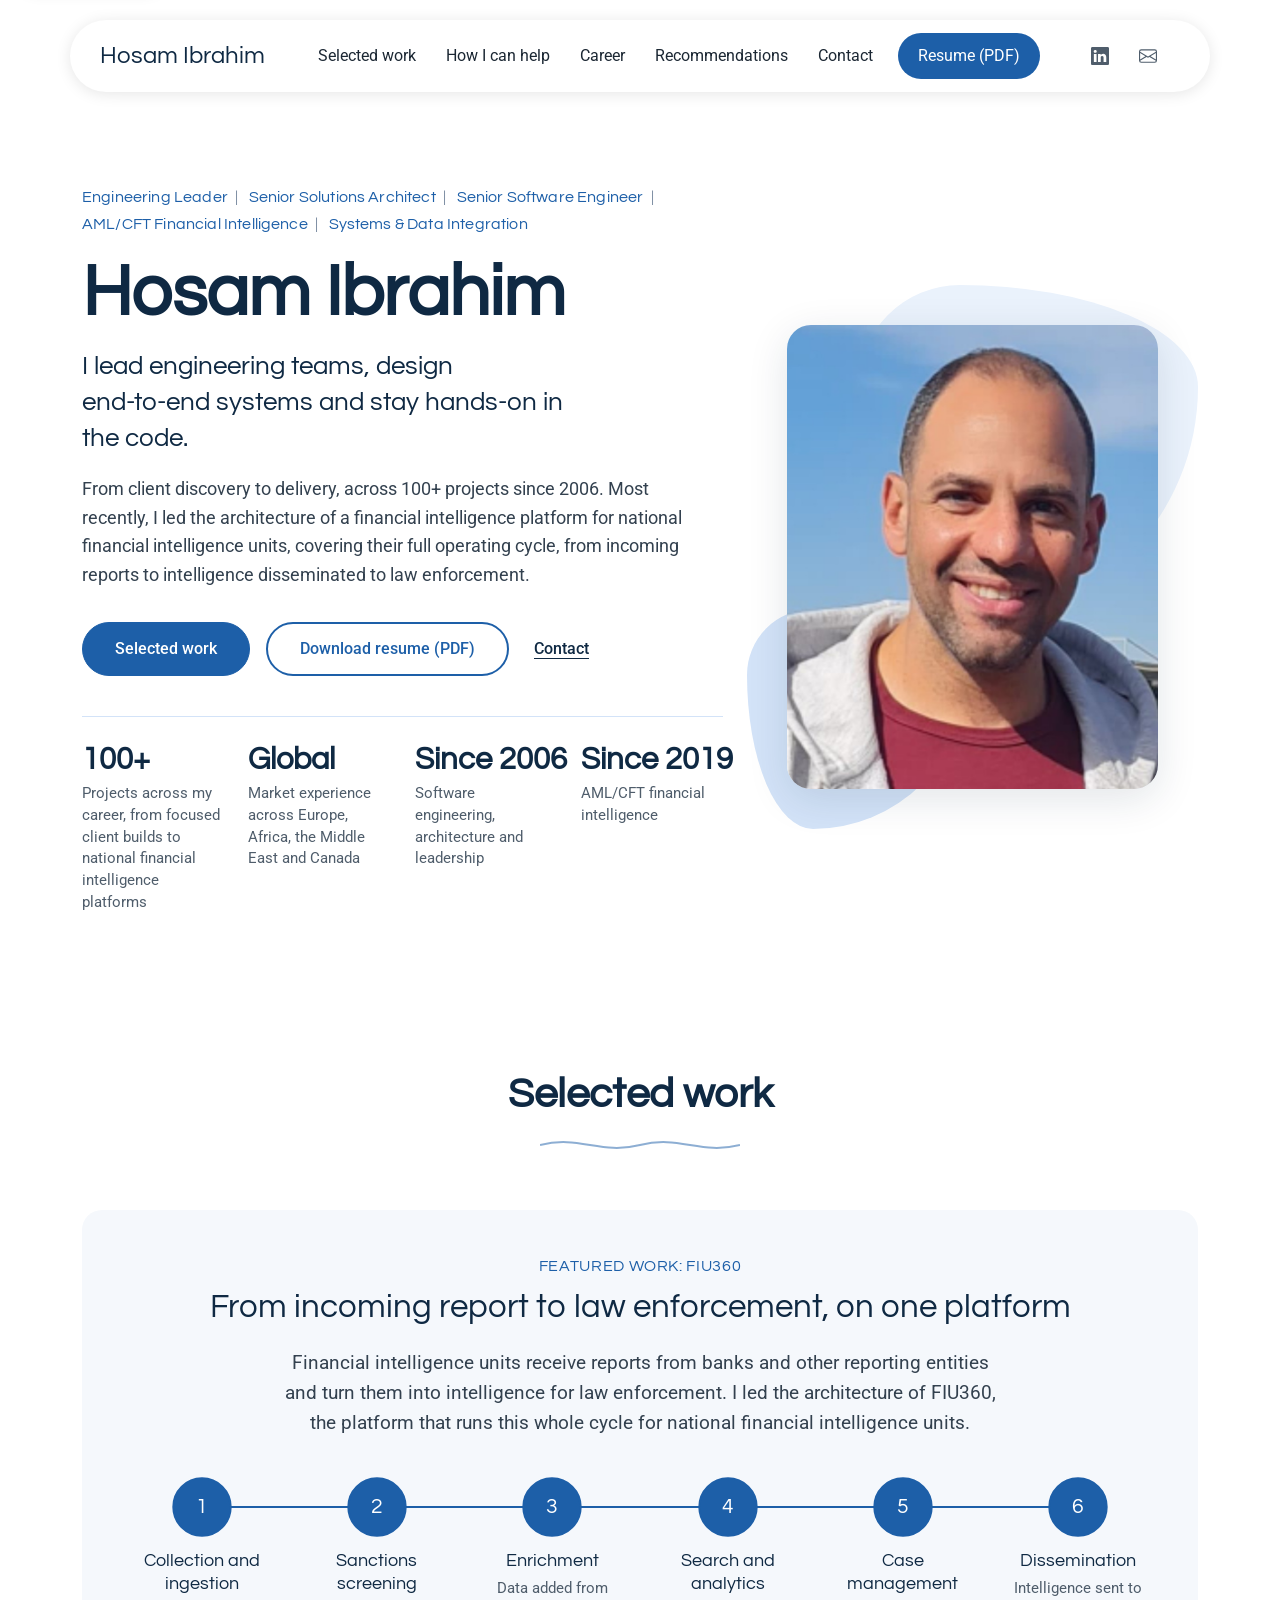
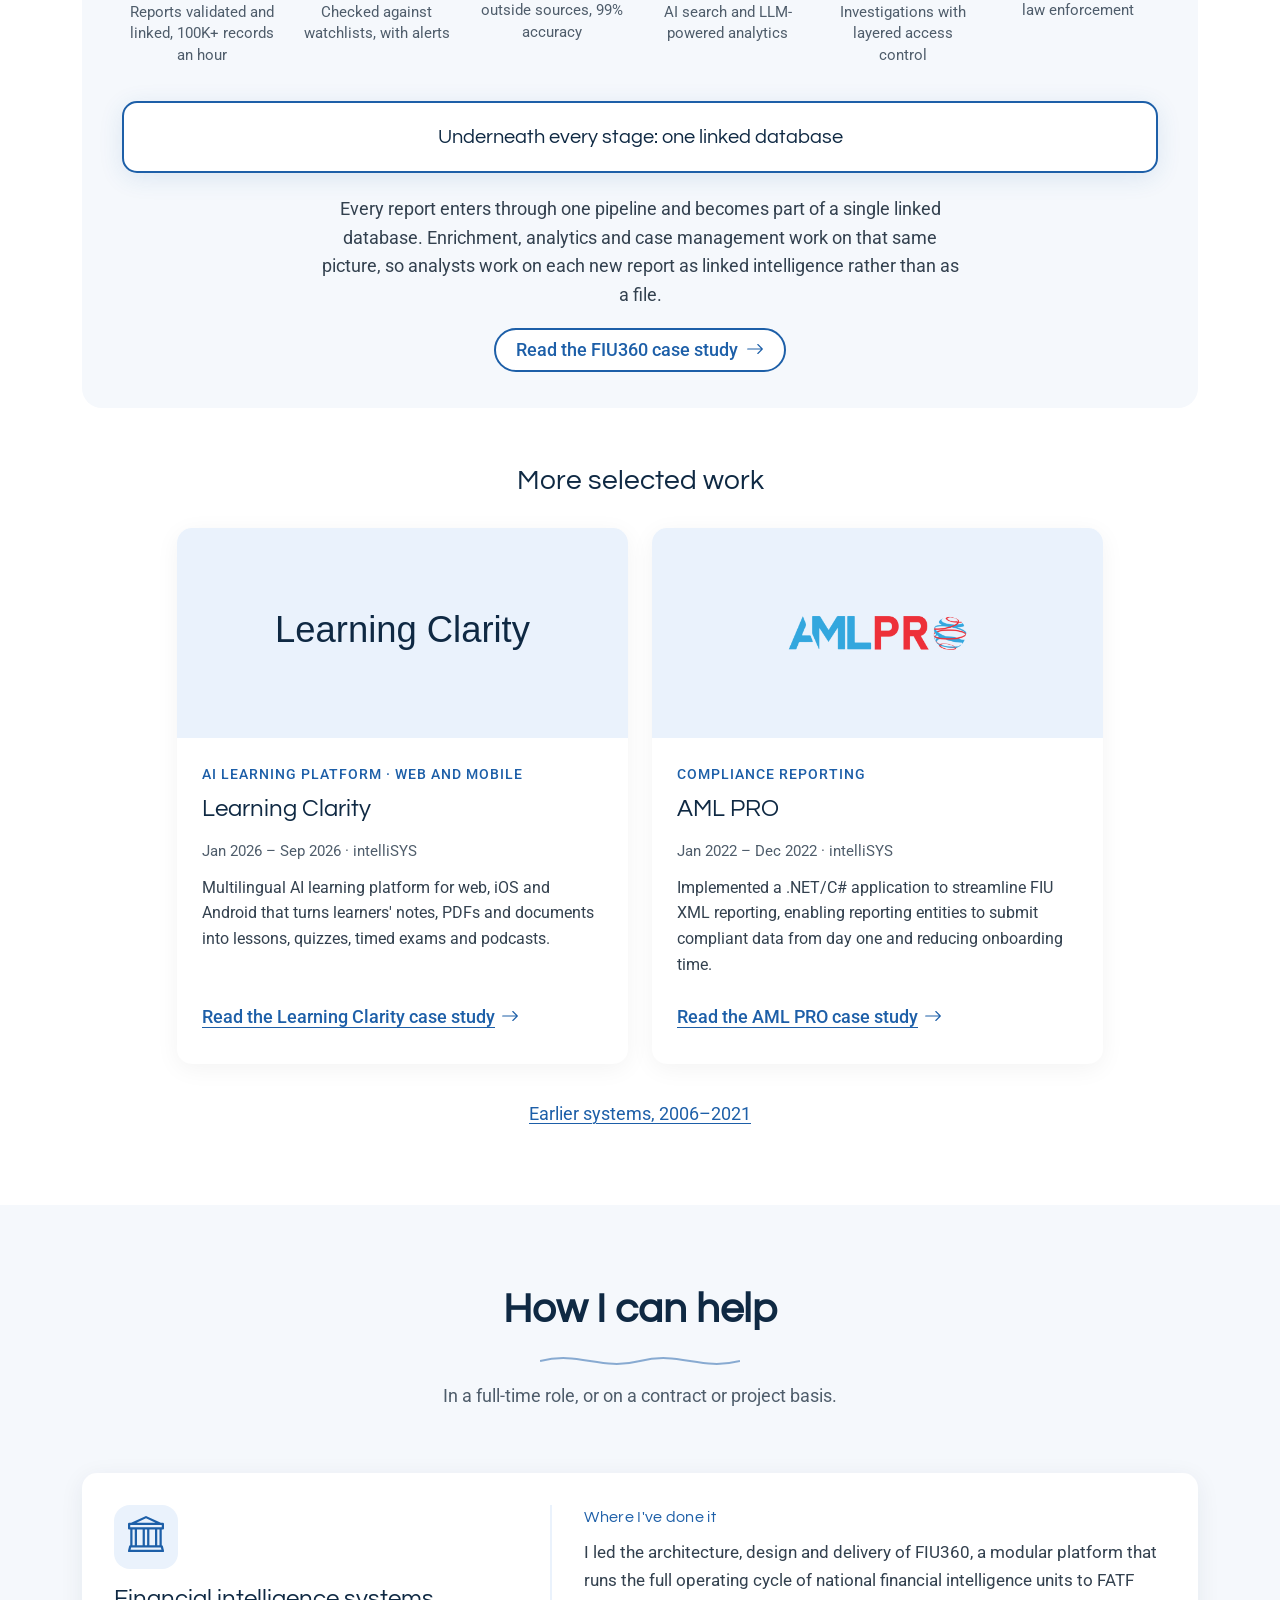
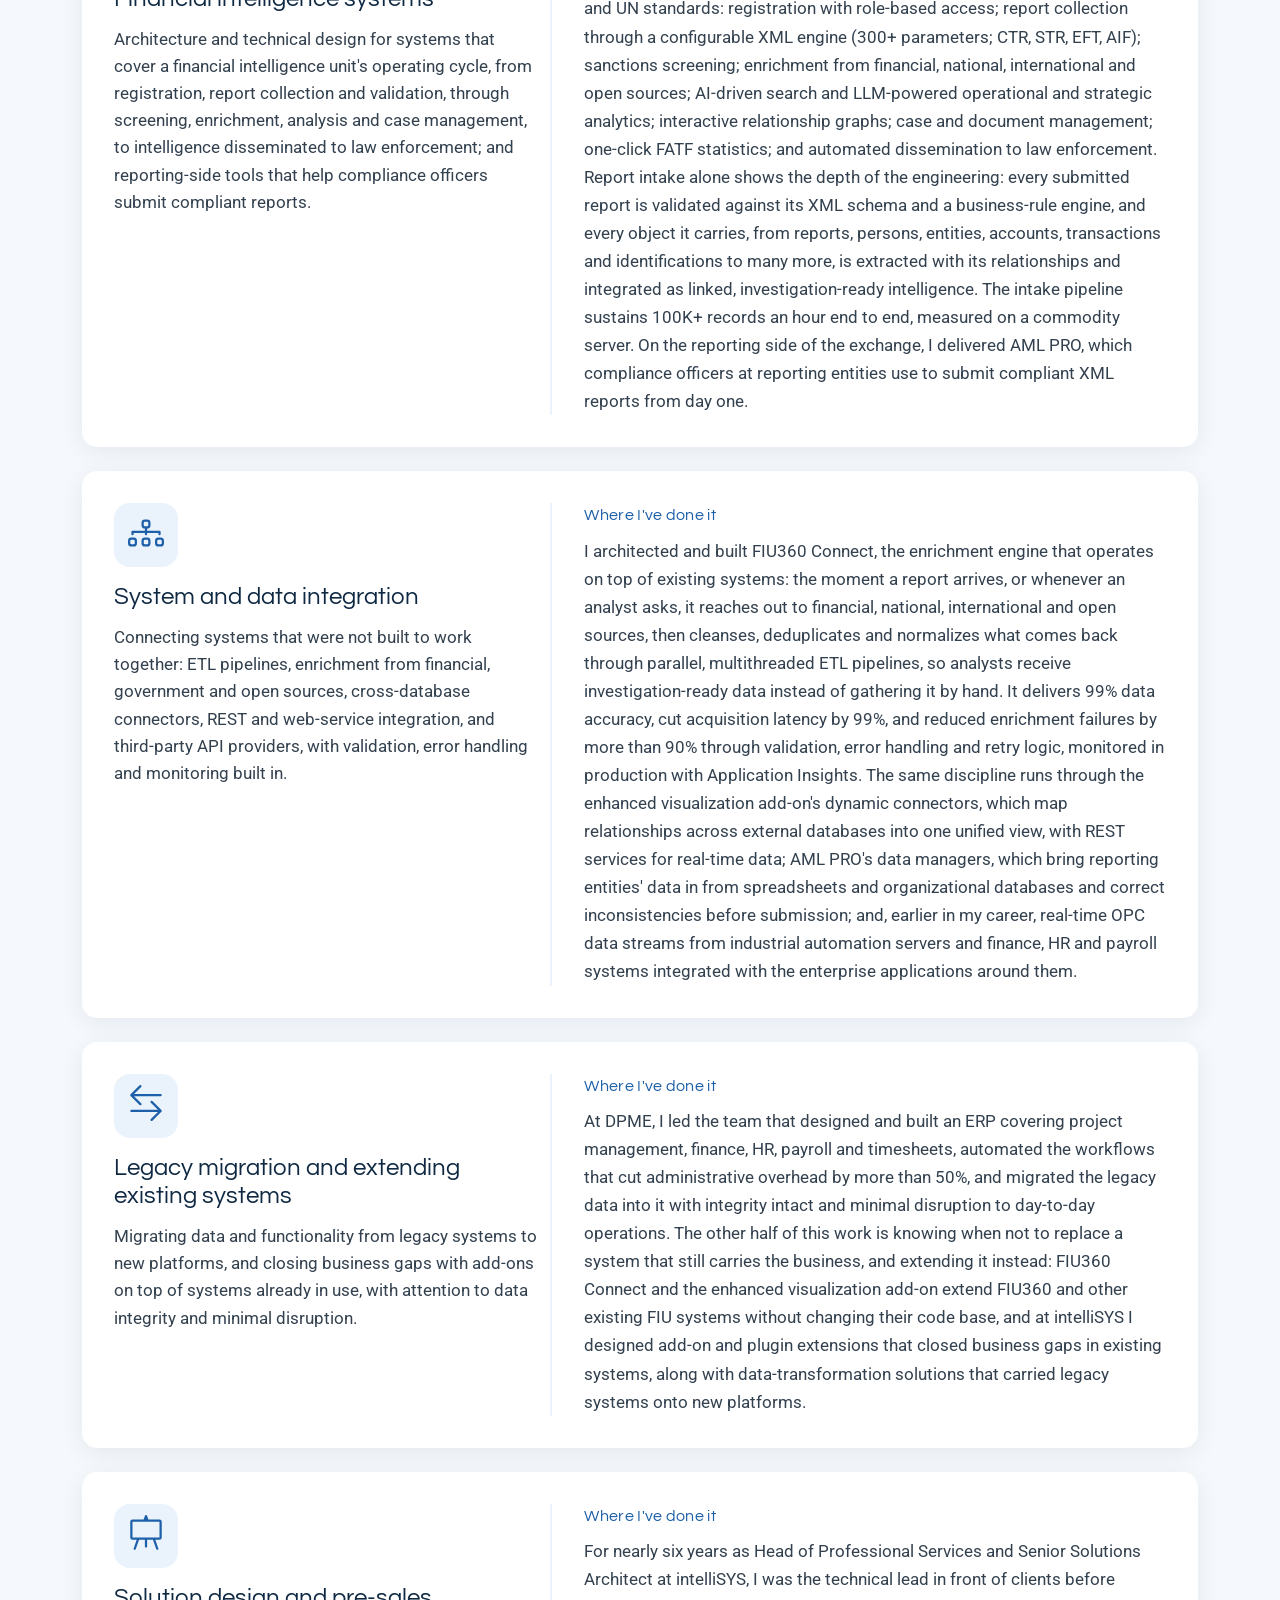
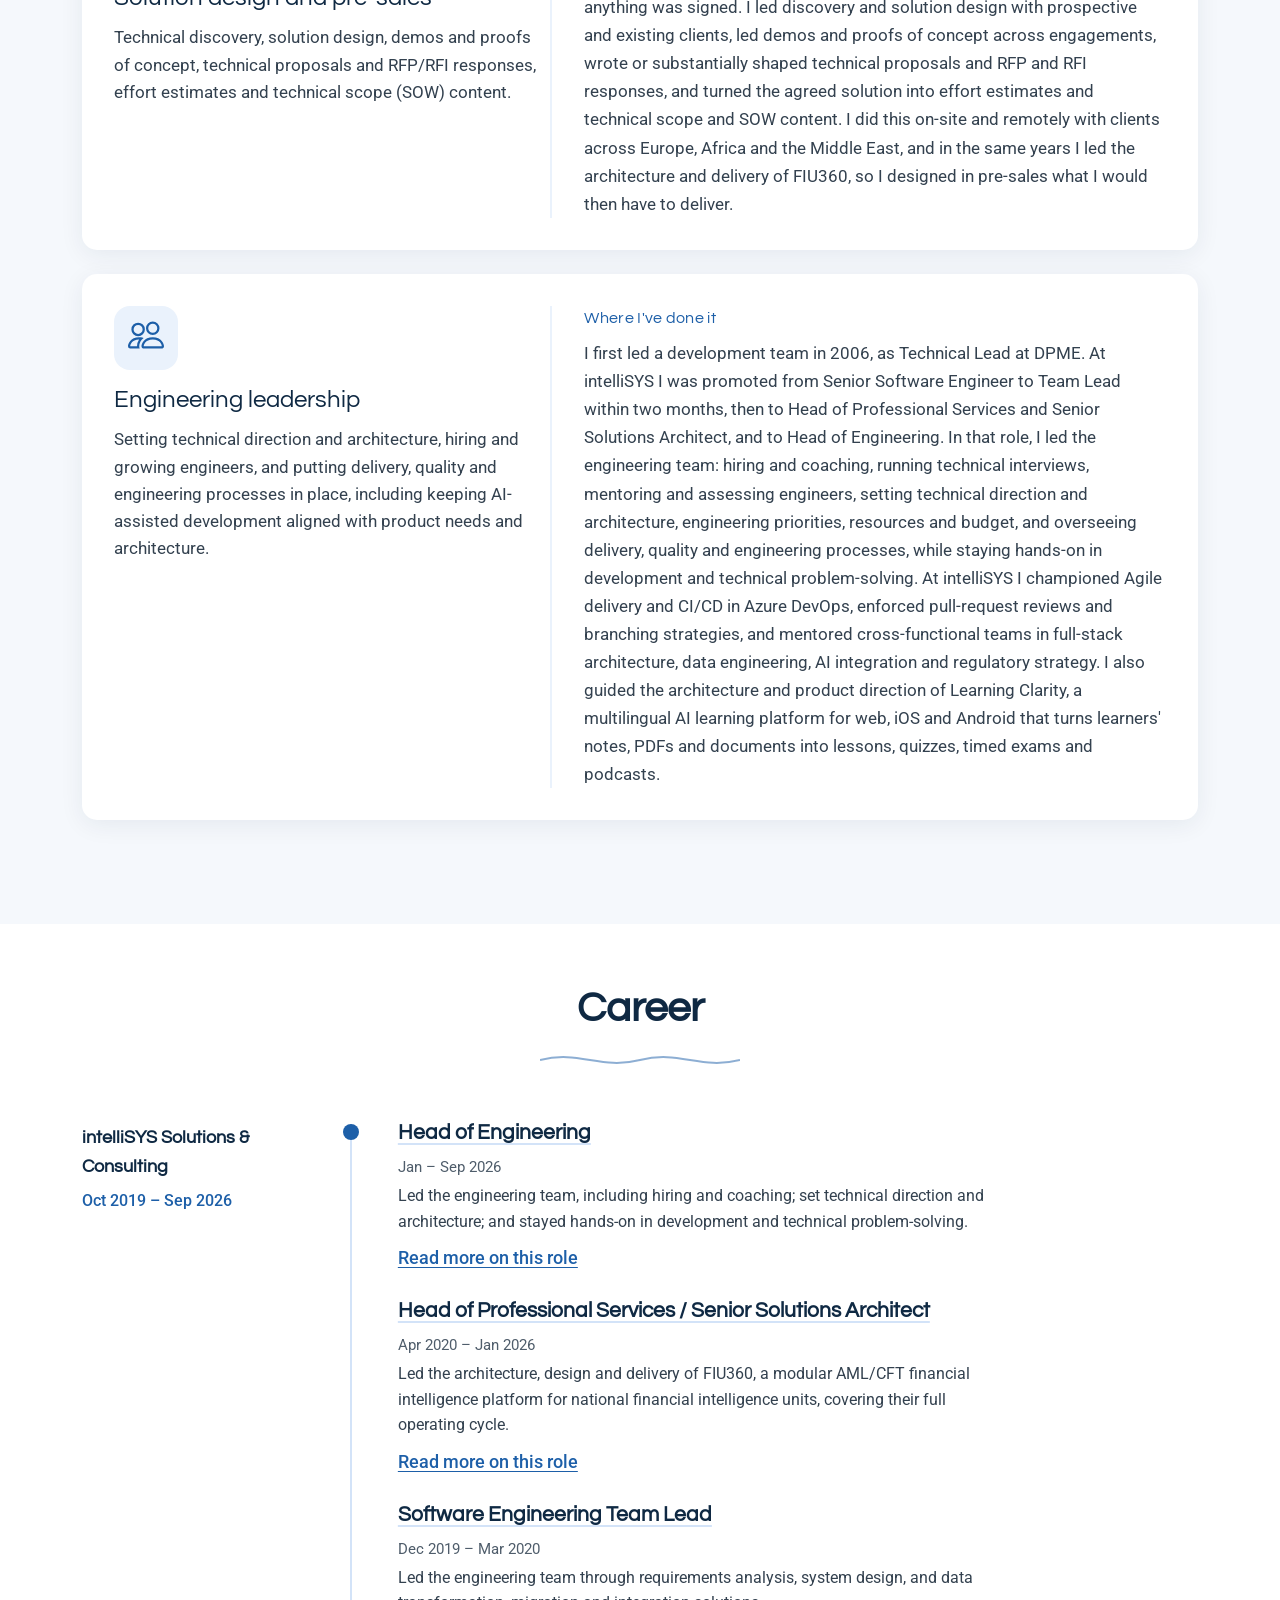
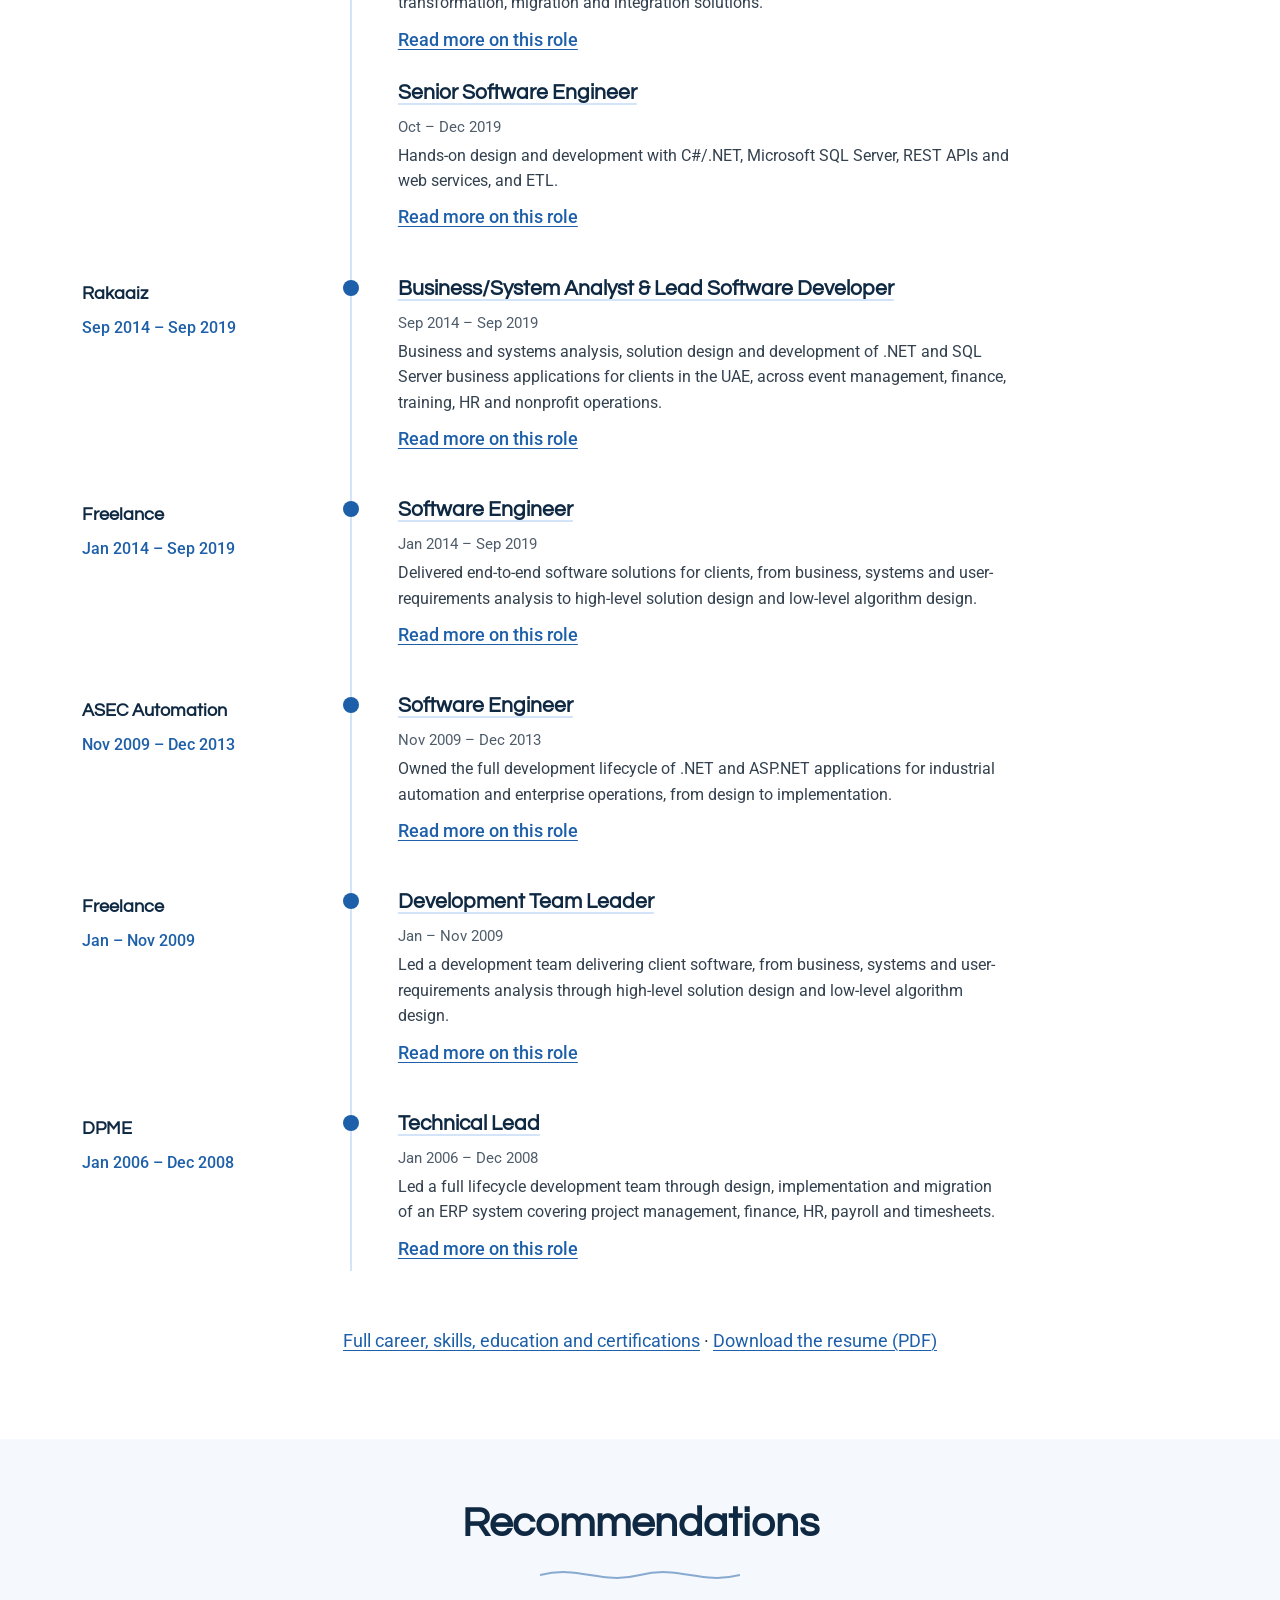
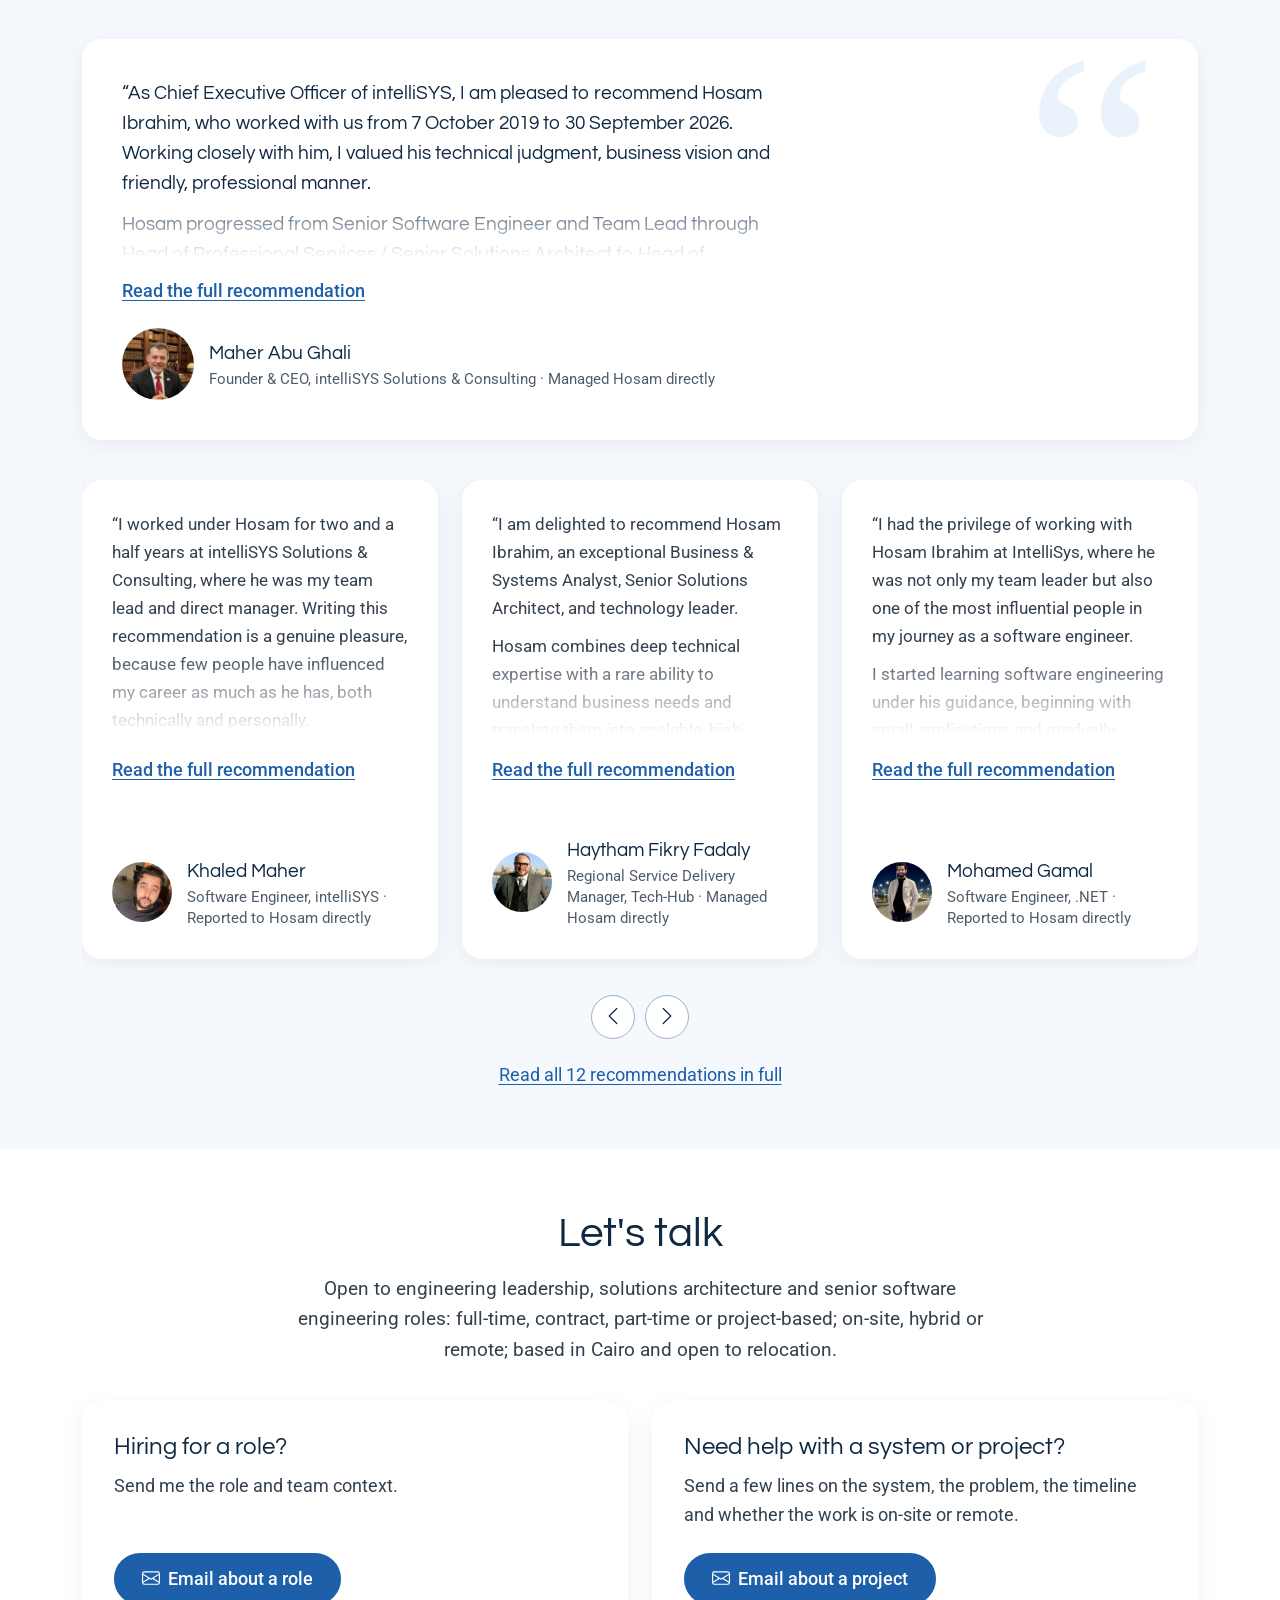
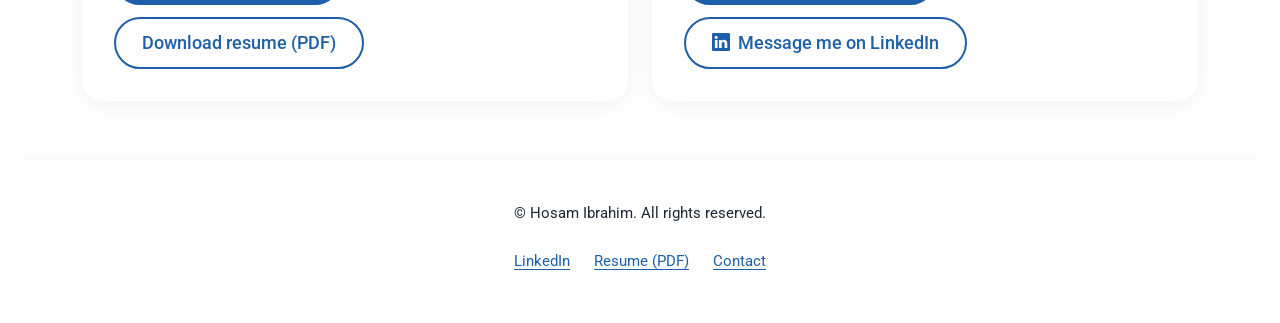
<file: index.html>
<!DOCTYPE html>
<html lang="en">
<head>
  <meta charset="utf-8">
  <meta name="viewport" content="width=device-width, initial-scale=1">
  <title>Hosam Ibrahim | Engineering Leader &amp; Senior Solutions Architect</title>
  <meta name="description" content="Engineering leader, senior solutions architect and senior software engineer in Cairo. Led the architecture of a financial intelligence platform for national FIUs.">
  <link rel="canonical" href="https://hosam-f-ibrahim.github.io/">
  <meta property="og:title" content="Hosam Ibrahim | Engineering Leader &amp; Senior Solutions Architect">
  <meta property="og:description" content="Engineering leader, senior solutions architect and senior software engineer in Cairo. Led the architecture of a financial intelligence platform for national FIUs.">
  <meta property="og:type" content="website">
  <meta property="og:url" content="https://hosam-f-ibrahim.github.io/">
  <meta property="og:site_name" content="Hosam Ibrahim">
  <meta property="og:image" content="https://hosam-f-ibrahim.github.io/assets/img/og-card.png">
  <meta property="og:image:width" content="1200">
  <meta property="og:image:height" content="627">
  <meta property="og:image:alt" content="Hosam Ibrahim: Engineering Leader, Senior Solutions Architect, Senior Software Engineer">
  <meta name="twitter:card" content="summary_large_image">
  <script type="application/ld+json">{"@context": "https://schema.org", "@type": "ProfilePage", "url": "https://hosam-f-ibrahim.github.io/", "dateModified": "2026-11-03", "mainEntity": {"@type": "Person", "@id": "https://hosam-f-ibrahim.github.io/#person", "name": "Hosam Ibrahim", "alternateName": "Hosam Fazie", "url": "https://hosam-f-ibrahim.github.io/", "jobTitle": ["Engineering Leader", "Senior Solutions Architect", "Senior Software Engineer"], "description": "I lead engineering teams, design end-to-end systems and stay hands-on in the code.", "image": "https://hosam-f-ibrahim.github.io/assets/img/profile/MyPic.jpg", "address": {"@type": "PostalAddress", "addressLocality": "Cairo", "addressCountry": "EG"}, "sameAs": ["https://www.linkedin.com/in/hosam-ibrahim/"], "knowsAbout": ["Financial intelligence systems", "System and data integration", "Legacy migration and extending existing systems", "Solution design and pre-sales", "Engineering leadership", "AML/CFT financial intelligence"]}}</script>
  <link href="assets/img/favicon.png" rel="icon">
  <link href="assets/img/apple-touch-icon.png" rel="apple-touch-icon">
  <link rel="preload" href="assets/fonts/questrial-latin-400-normal.woff2" as="font" type="font/woff2" crossorigin>
  <link href="assets/vendor/bootstrap/css/bootstrap.min.css" rel="stylesheet">
  <link href="assets/css/icons.css" rel="stylesheet">
  <link href="assets/vendor/swiper/swiper-bundle.min.css" rel="stylesheet">
  <link href="assets/css/main.css" rel="stylesheet">
  <link href="assets/css/brand.css" rel="stylesheet">
  <script>
    document.documentElement.classList.add('js');
    if (!window.matchMedia('(prefers-reduced-motion: reduce)').matches) {
      var l = document.createElement('link'); l.rel = 'stylesheet'; l.href = 'assets/vendor/aos/aos.css'; document.head.appendChild(l);
    }
  </script>
  <!-- Template: EasyFolio by BootstrapMade.com, https://bootstrapmade.com/license/ -->
</head>
<body class="index-page">
  <a class="skip-link" href="#main">Skip to content</a>
  <header id="header" class="header d-flex align-items-center sticky-top">
    <div class="header-container container-fluid container-xl position-relative d-flex align-items-center justify-content-between">
      <a href="#hero" class="logo d-flex align-items-center me-auto me-xl-0"><span class="sitename">Hosam Ibrahim</span></a>
      <nav id="navmenu" class="navmenu" aria-label="Main">
        <ul id="navlist">
          <li><a href="#work">Selected work</a></li>
          <li><a href="#help">How I can help</a></li>
          <li><a href="#career">Career</a></li>
          <li><a href="#recs">Recommendations</a></li>
          <li><a href="#contact">Contact</a></li>
          <li><a class="nav-cta" href="assets/HosamIbrahim.pdf" download>Resume (PDF)</a></li>
        </ul>
      </nav>
      <a class="header-contact" href="#contact">Contact</a>
      <button class="mobile-nav-toggle" type="button" aria-controls="navlist" aria-expanded="false" aria-label="Menu"><i class="bi bi-list" aria-hidden="true"></i></button>
      <div class="header-social-links">
        <a href="https://www.linkedin.com/in/hosam-ibrahim/" aria-label="LinkedIn profile"><i class="bi bi-linkedin" aria-hidden="true"></i></a>
        <a href="mailto:hosam.fazie@hotmail.com" aria-label="Email hosam.fazie@hotmail.com"><i class="bi bi-envelope" aria-hidden="true"></i></a>
      </div>
    </div>
  </header>
  <main class="main" id="main">

    <section id="hero" class="hero section" aria-labelledby="hero-name">
      <div class="container">
        <div class="row align-items-center content">
          <div class="col-lg-7 hero-text">
            <p class="eyebrow"><span>Engineering Leader</span> <span>Senior Solutions Architect</span> <span>Senior Software Engineer</span> <span>AML/CFT Financial Intelligence</span> <span>Systems &amp; Data Integration</span></p>
            <div class="name-row"><img class="hero-avatar" src="assets/img/profile/MyPic.jpg" width="1024" height="1024" alt="" aria-hidden="true"><h1 class="name" id="hero-name">Hosam Ibrahim</h1></div>
            <p class="hero-line">I lead engineering teams, design <span class="nw">end-to-end</span> systems and stay <span class="nw">hands-on</span> in the code.</p>
            <p class="lead">From client discovery to delivery, across 100+ projects since 2006. Most recently, I led the architecture of a financial intelligence platform for national financial intelligence units, covering their full operating cycle, from incoming reports to intelligence disseminated to law enforcement.</p>
            <div class="cta-buttons">
              <a href="#work" class="btn btn-primary">Selected work</a>
              <a href="assets/HosamIbrahim.pdf" class="btn btn-outline" download>Download resume (PDF)</a>
              <a href="#contact" class="btn btn-text">Contact</a>
            </div>
            <dl class="hero-stats">
              <div class="stat-item"><dt class="stat-number">100+</dt><dd class="stat-label">Projects across my career, from focused client builds to national financial intelligence platforms</dd></div>
              <div class="stat-item"><dt class="stat-number">Global</dt><dd class="stat-label">Market experience across Europe, Africa, the Middle East and Canada</dd></div>
              <div class="stat-item"><dt class="stat-number">Since 2006</dt><dd class="stat-label">Software engineering, architecture and leadership</dd></div>
              <div class="stat-item"><dt class="stat-number">Since 2019</dt><dd class="stat-label">AML/CFT financial intelligence</dd></div>
            </dl>
          </div>
          <div class="col-lg-5">
            <div class="hero-image" aria-hidden="false">
              <div class="shape-1" aria-hidden="true"></div>
              <div class="shape-2" aria-hidden="true"></div>
              <figure class="portrait m-0"><img src="assets/img/profile/MyPic.jpg" width="1024" height="1024" alt="Hosam Ibrahim" fetchpriority="high"></figure>
            </div>
          </div>
        </div>
      </div>
    </section>

    <section id="work" class="portfolio section" aria-labelledby="work-h">
      <div class="container section-title" data-aos="fade-up">
        <h2 id="work-h">Selected work</h2>
        <div class="title-shape" aria-hidden="true"><svg viewBox="0 0 200 20" xmlns="http://www.w3.org/2000/svg" focusable="false"><path d="M 0,10 C 40,0 60,20 100,10 C 140,0 160,20 200,10" fill="none" stroke="currentColor" stroke-width="2"></path></svg></div>
      </div>
      <div class="container">
        <article class="featured-work cycle" aria-labelledby="cycle-h">
          <div class="text-center"><p class="cycle-eyebrow">Featured work: FIU360</p><h3 id="cycle-h" class="fw-h">From incoming report to law enforcement, on one platform</h3></div>
          <p class="cycle-intro">Financial intelligence units receive reports from banks and other reporting entities and turn them into intelligence for law enforcement. I led the architecture of FIU360, the platform that runs this whole cycle for national financial intelligence units.</p>
          <ol class="cycle-track" id="cycleTrack">
            <li class="cycle-progress" aria-hidden="true" role="presentation"></li>
            <li class="stage" data-aos="fade-up" data-aos-delay="0"><span class="n" aria-hidden="true">1</span><h4>Collection and ingestion</h4><p>Reports validated and linked, 100K+ records an hour</p></li>
            <li class="stage" data-aos="fade-up" data-aos-delay="80"><span class="n" aria-hidden="true">2</span><h4>Sanctions screening</h4><p>Checked against watchlists, with alerts</p></li>
            <li class="stage" data-aos="fade-up" data-aos-delay="160"><span class="n" aria-hidden="true">3</span><h4>Enrichment</h4><p>Data added from outside sources, 99% accuracy</p></li>
            <li class="stage" data-aos="fade-up" data-aos-delay="240"><span class="n" aria-hidden="true">4</span><h4>Search and analytics</h4><p>AI search and LLM-powered analytics</p></li>
            <li class="stage" data-aos="fade-up" data-aos-delay="320"><span class="n" aria-hidden="true">5</span><h4>Case management</h4><p>Investigations with layered access control</p></li>
            <li class="stage" data-aos="fade-up" data-aos-delay="400"><span class="n" aria-hidden="true">6</span><h4>Dissemination</h4><p>Intelligence sent to law enforcement</p></li>
          </ol>
          <div class="core" id="cycleCore" data-aos="fade-up">Underneath every stage: one linked database</div>
          <p class="cycle-caption">Every report enters through one pipeline and becomes part of a single linked database. Enrichment, analytics and case management work on that same picture, so analysts work on each new report as linked intelligence rather than as a file.</p>
          <div class="cycle-actions"><a class="btn-chip" href="fiu360.html">Read the FIU360 case study <i class="bi bi-arrow-right" aria-hidden="true"></i></a></div>
        </article>
        <h3 class="more-work">More selected work</h3>
        <div class="row g-4 justify-content-center">
          <div class="col-md-6 col-lg-5" data-aos="fade-up" data-aos-delay="100">
            <article class="portfolio-card">
              <div class="portfolio-image"><img src="assets/img/portfolio/learning-clarity.svg" alt=""></div>
              <div class="portfolio-content">
                <span class="category">AI learning platform · web and mobile</span>
                <h4>Learning Clarity</h4>
                <p class="meta">Jan 2026 – Sep 2026 · intelliSYS</p>
                <p class="sum">Multilingual AI learning platform for web, iOS and Android that turns learners&#x27; notes, PDFs and documents into lessons, quizzes, timed exams and podcasts.</p>
                <a class="card-link" href="learning-clarity.html">Read the Learning Clarity case study <i class="bi bi-arrow-right" aria-hidden="true"></i></a>
              </div>
            </article>
          </div>
          <div class="col-md-6 col-lg-5" data-aos="fade-up" data-aos-delay="200">
            <article class="portfolio-card">
              <div class="portfolio-image"><img src="assets/img/portfolio/amlpro.png" alt="AML PRO logo"></div>
              <div class="portfolio-content">
                <span class="category">Compliance reporting</span>
                <h4>AML PRO</h4>
                <p class="meta">Jan 2022 – Dec 2022 · intelliSYS</p>
                <p class="sum">Implemented a .NET/C# application to streamline FIU XML reporting, enabling reporting entities to submit compliant data from day one and reducing onboarding time.</p>
                <a class="card-link" href="aml-pro.html">Read the AML PRO case study <i class="bi bi-arrow-right" aria-hidden="true"></i></a>
              </div>
            </article>
          </div>
        </div>
        <p class="more-link"><a href="earlier.html">Earlier systems, 2006–2021</a></p>
      </div>
    </section>

    <section id="help" class="services section light-background" aria-labelledby="help-h">
      <div class="container section-title" data-aos="fade-up">
        <h2 id="help-h">How I can help</h2>
        <div class="title-shape" aria-hidden="true"><svg viewBox="0 0 200 20" xmlns="http://www.w3.org/2000/svg" focusable="false"><path d="M 0,10 C 40,0 60,20 100,10 C 140,0 160,20 200,10" fill="none" stroke="currentColor" stroke-width="2"></path></svg></div>
        <p>In a full-time role, or on a contract or project basis.</p>
      </div>
      <div class="container">
        <article class="service-row" data-aos="fade-up">
          <div class="row g-4">
            <div class="col-lg-5"><span class="icon" aria-hidden="true"><i class="bi bi-bank"></i></span><h3>Financial intelligence systems</h3><p class="desc">Architecture and technical design for systems that cover a financial intelligence unit&#x27;s operating cycle, from registration, report collection and validation, through screening, enrichment, analysis and case management, to intelligence disseminated to law enforcement; and reporting-side tools that help compliance officers submit compliant reports.</p></div>
            <div class="col-lg-7 proof-col"><p class="proof-label">Where I've done it</p><p class="proof">I led the architecture, design and delivery of FIU360, a modular platform that runs the full operating cycle of national financial intelligence units to FATF and UN standards: registration with role-based access; report collection through a configurable XML engine (300+ parameters; CTR, STR, EFT, AIF); sanctions screening; enrichment from financial, national, international and open sources; AI-driven search and LLM-powered operational and strategic analytics; interactive relationship graphs; case and document management; one-click FATF statistics; and automated dissemination to law enforcement. Report intake alone shows the depth of the engineering: every submitted report is validated against its XML schema and a business-rule engine, and every object it carries, from reports, persons, entities, accounts, transactions and identifications to many more, is extracted with its relationships and integrated as linked, investigation-ready intelligence. The intake pipeline sustains 100K+ records an hour end to end, measured on a commodity server. On the reporting side of the exchange, I delivered AML PRO, which compliance officers at reporting entities use to submit compliant XML reports from day one.</p></div>
          </div>
        </article>
        <article class="service-row" data-aos="fade-up">
          <div class="row g-4">
            <div class="col-lg-5"><span class="icon" aria-hidden="true"><i class="bi bi-diagram-3"></i></span><h3>System and data integration</h3><p class="desc">Connecting systems that were not built to work together: ETL pipelines, enrichment from financial, government and open sources, cross-database connectors, REST and web-service integration, and third-party API providers, with validation, error handling and monitoring built in.</p></div>
            <div class="col-lg-7 proof-col"><p class="proof-label">Where I've done it</p><p class="proof">I architected and built FIU360 Connect, the enrichment engine that operates on top of existing systems: the moment a report arrives, or whenever an analyst asks, it reaches out to financial, national, international and open sources, then cleanses, deduplicates and normalizes what comes back through parallel, multithreaded ETL pipelines, so analysts receive investigation-ready data instead of gathering it by hand. It delivers 99% data accuracy, cut acquisition latency by 99%, and reduced enrichment failures by more than 90% through validation, error handling and retry logic, monitored in production with Application Insights. The same discipline runs through the enhanced visualization add-on&#x27;s dynamic connectors, which map relationships across external databases into one unified view, with REST services for real-time data; AML PRO&#x27;s data managers, which bring reporting entities&#x27; data in from spreadsheets and organizational databases and correct inconsistencies before submission; and, earlier in my career, real-time OPC data streams from industrial automation servers and finance, HR and payroll systems integrated with the enterprise applications around them.</p></div>
          </div>
        </article>
        <article class="service-row" data-aos="fade-up">
          <div class="row g-4">
            <div class="col-lg-5"><span class="icon" aria-hidden="true"><i class="bi bi-arrow-left-right"></i></span><h3>Legacy migration and extending existing systems</h3><p class="desc">Migrating data and functionality from legacy systems to new platforms, and closing business gaps with add-ons on top of systems already in use, with attention to data integrity and minimal disruption.</p></div>
            <div class="col-lg-7 proof-col"><p class="proof-label">Where I've done it</p><p class="proof">At DPME, I led the team that designed and built an ERP covering project management, finance, HR, payroll and timesheets, automated the workflows that cut administrative overhead by more than 50%, and migrated the legacy data into it with integrity intact and minimal disruption to day-to-day operations. The other half of this work is knowing when not to replace a system that still carries the business, and extending it instead: FIU360 Connect and the enhanced visualization add-on extend FIU360 and other existing FIU systems without changing their code base, and at intelliSYS I designed add-on and plugin extensions that closed business gaps in existing systems, along with data-transformation solutions that carried legacy systems onto new platforms.</p></div>
          </div>
        </article>
        <article class="service-row" data-aos="fade-up">
          <div class="row g-4">
            <div class="col-lg-5"><span class="icon" aria-hidden="true"><i class="bi bi-easel"></i></span><h3>Solution design and pre-sales</h3><p class="desc">Technical discovery, solution design, demos and proofs of concept, technical proposals and RFP/RFI responses, effort estimates and technical scope (SOW) content.</p></div>
            <div class="col-lg-7 proof-col"><p class="proof-label">Where I've done it</p><p class="proof">For nearly six years as Head of Professional Services and Senior Solutions Architect at intelliSYS, I was the technical lead in front of clients before anything was signed. I led discovery and solution design with prospective and existing clients, led demos and proofs of concept across engagements, wrote or substantially shaped technical proposals and RFP and RFI responses, and turned the agreed solution into effort estimates and technical scope and SOW content. I did this on-site and remotely with clients across Europe, Africa and the Middle East, and in the same years I led the architecture and delivery of FIU360, so I designed in pre-sales what I would then have to deliver.</p></div>
          </div>
        </article>
        <article class="service-row" data-aos="fade-up">
          <div class="row g-4">
            <div class="col-lg-5"><span class="icon" aria-hidden="true"><i class="bi bi-people"></i></span><h3>Engineering leadership</h3><p class="desc">Setting technical direction and architecture, hiring and growing engineers, and putting delivery, quality and engineering processes in place, including keeping AI-assisted development aligned with product needs and architecture.</p></div>
            <div class="col-lg-7 proof-col"><p class="proof-label">Where I've done it</p><p class="proof">I first led a development team in 2006, as Technical Lead at DPME. At intelliSYS I was promoted from Senior Software Engineer to Team Lead within two months, then to Head of Professional Services and Senior Solutions Architect, and to Head of Engineering. In that role, I led the engineering team: hiring and coaching, running technical interviews, mentoring and assessing engineers, setting technical direction and architecture, engineering priorities, resources and budget, and overseeing delivery, quality and engineering processes, while staying hands-on in development and technical problem-solving. At intelliSYS I championed Agile delivery and CI/CD in Azure DevOps, enforced pull-request reviews and branching strategies, and mentored cross-functional teams in full-stack architecture, data engineering, AI integration and regulatory strategy. I also guided the architecture and product direction of Learning Clarity, a multilingual AI learning platform for web, iOS and Android that turns learners&#x27; notes, PDFs and documents into lessons, quizzes, timed exams and podcasts.</p></div>
          </div>
        </article>
      </div>
    </section>

    <section id="career" class="resume section" aria-labelledby="career-h">
      <div class="container section-title" data-aos="fade-up">
        <h2 id="career-h">Career</h2>
        <div class="title-shape" aria-hidden="true"><svg viewBox="0 0 200 20" xmlns="http://www.w3.org/2000/svg" focusable="false"><path d="M 0,10 C 40,0 60,20 100,10 C 140,0 160,20 200,10" fill="none" stroke="currentColor" stroke-width="2"></path></svg></div>
      </div>
      <div class="container">
        <div class="resume-wrapper">
          <div class="timeline">
            <div class="timeline-item" data-aos="fade-up">
              <div class="timeline-left"><p class="company mb-1">intelliSYS Solutions &amp; Consulting</p><span class="period">Oct 2019 – Sep 2026</span></div>
              <div class="timeline-dot" aria-hidden="true"></div>
              <div class="timeline-right"><div class="role-row"><h3 class="position"><a href="career.html#head-of-engineering">Head of Engineering</a></h3><p class="role-when">Jan – Sep 2026</p><p class="role-line">Led the engineering team, including hiring and coaching; set technical direction and architecture; and stayed hands-on in development and technical problem-solving.</p><p class="role-more"><a href="career.html#head-of-engineering">Read more on this role<span class="visually-hidden">: Head of Engineering, intelliSYS Solutions &amp; Consulting</span></a></p></div><div class="role-row"><h3 class="position"><a href="career.html#head-of-professional-services">Head of Professional Services / Senior Solutions Architect</a></h3><p class="role-when">Apr 2020 – Jan 2026</p><p class="role-line">Led the architecture, design and delivery of FIU360, a modular AML/CFT financial intelligence platform for national financial intelligence units, covering their full operating cycle.</p><p class="role-more"><a href="career.html#head-of-professional-services">Read more on this role<span class="visually-hidden">: Head of Professional Services / Senior Solutions Architect, intelliSYS Solutions &amp; Consulting</span></a></p></div><div class="role-row"><h3 class="position"><a href="career.html#team-lead">Software Engineering Team Lead</a></h3><p class="role-when">Dec 2019 – Mar 2020</p><p class="role-line">Led the engineering team through requirements analysis, system design, and data transformation, migration and integration solutions.</p><p class="role-more"><a href="career.html#team-lead">Read more on this role<span class="visually-hidden">: Software Engineering Team Lead, intelliSYS Solutions &amp; Consulting</span></a></p></div><div class="role-row"><h3 class="position"><a href="career.html#senior-software-engineer">Senior Software Engineer</a></h3><p class="role-when">Oct – Dec 2019</p><p class="role-line">Hands-on design and development with C#/.NET, Microsoft SQL Server, REST APIs and web services, and ETL.</p><p class="role-more"><a href="career.html#senior-software-engineer">Read more on this role<span class="visually-hidden">: Senior Software Engineer, intelliSYS Solutions &amp; Consulting</span></a></p></div></div>
            </div>
            <div class="timeline-item" data-aos="fade-up">
              <div class="timeline-left"><p class="company mb-1">Rakaaiz</p><span class="period">Sep 2014 – Sep 2019</span></div>
              <div class="timeline-dot" aria-hidden="true"></div>
              <div class="timeline-right"><div class="role-row"><h3 class="position"><a href="career.html#rakaaiz-analyst-lead-developer">Business/System Analyst &amp; Lead Software Developer</a></h3><p class="role-when">Sep 2014 – Sep 2019</p><p class="role-line">Business and systems analysis, solution design and development of .NET and SQL Server business applications for clients in the UAE, across event management, finance, training, HR and nonprofit operations.</p><p class="role-more"><a href="career.html#rakaaiz-analyst-lead-developer">Read more on this role<span class="visually-hidden">: Business/System Analyst &amp; Lead Software Developer, Rakaaiz</span></a></p></div></div>
            </div>
            <div class="timeline-item" data-aos="fade-up">
              <div class="timeline-left"><p class="company mb-1">Freelance</p><span class="period">Jan 2014 – Sep 2019</span></div>
              <div class="timeline-dot" aria-hidden="true"></div>
              <div class="timeline-right"><div class="role-row"><h3 class="position"><a href="career.html#freelance-software-engineer">Software Engineer</a></h3><p class="role-when">Jan 2014 – Sep 2019</p><p class="role-line">Delivered end-to-end software solutions for clients, from business, systems and user-requirements analysis to high-level solution design and low-level algorithm design.</p><p class="role-more"><a href="career.html#freelance-software-engineer">Read more on this role<span class="visually-hidden">: Software Engineer, Freelance</span></a></p></div></div>
            </div>
            <div class="timeline-item" data-aos="fade-up">
              <div class="timeline-left"><p class="company mb-1">ASEC Automation</p><span class="period">Nov 2009 – Dec 2013</span></div>
              <div class="timeline-dot" aria-hidden="true"></div>
              <div class="timeline-right"><div class="role-row"><h3 class="position"><a href="career.html#asec-software-engineer">Software Engineer</a></h3><p class="role-when">Nov 2009 – Dec 2013</p><p class="role-line">Owned the full development lifecycle of .NET and ASP.NET applications for industrial automation and enterprise operations, from design to implementation.</p><p class="role-more"><a href="career.html#asec-software-engineer">Read more on this role<span class="visually-hidden">: Software Engineer, ASEC Automation</span></a></p></div></div>
            </div>
            <div class="timeline-item" data-aos="fade-up">
              <div class="timeline-left"><p class="company mb-1">Freelance</p><span class="period">Jan – Nov 2009</span></div>
              <div class="timeline-dot" aria-hidden="true"></div>
              <div class="timeline-right"><div class="role-row"><h3 class="position"><a href="career.html#development-team-leader">Development Team Leader</a></h3><p class="role-when">Jan – Nov 2009</p><p class="role-line">Led a development team delivering client software, from business, systems and user-requirements analysis through high-level solution design and low-level algorithm design.</p><p class="role-more"><a href="career.html#development-team-leader">Read more on this role<span class="visually-hidden">: Development Team Leader, Freelance</span></a></p></div></div>
            </div>
            <div class="timeline-item" data-aos="fade-up">
              <div class="timeline-left"><p class="company mb-1">DPME</p><span class="period">Jan 2006 – Dec 2008</span></div>
              <div class="timeline-dot" aria-hidden="true"></div>
              <div class="timeline-right"><div class="role-row"><h3 class="position"><a href="career.html#technical-lead">Technical Lead</a></h3><p class="role-when">Jan 2006 – Dec 2008</p><p class="role-line">Led a full lifecycle development team through design, implementation and migration of an ERP system covering project management, finance, HR, payroll and timesheets.</p><p class="role-more"><a href="career.html#technical-lead">Read more on this role<span class="visually-hidden">: Technical Lead, DPME</span></a></p></div></div>
            </div>
          </div>
          <p class="text-center mt-5 mx-auto career-more"><a href="career.html">Full career, skills, education and certifications</a> · <a href="assets/HosamIbrahim.pdf" download>Download the resume (PDF)</a></p>
        </div>
      </div>
    </section>

    <section id="recs" class="testimonials section light-background" aria-labelledby="recs-h">
      <div class="container section-title" data-aos="fade-up">
        <h2 id="recs-h">Recommendations</h2>
        <div class="title-shape" aria-hidden="true"><svg viewBox="0 0 200 20" xmlns="http://www.w3.org/2000/svg" focusable="false"><path d="M 0,10 C 40,0 60,20 100,10 C 140,0 160,20 200,10" fill="none" stroke="currentColor" stroke-width="2"></path></svg></div>
      </div>
      <div class="container">
        <figure class="featured" data-aos="fade-up">
          <blockquote class="rec-text"><p>“As Chief Executive Officer of intelliSYS, I am pleased to recommend Hosam Ibrahim, who worked with us from 7 October 2019 to 30 September 2026. Working closely with him, I valued his technical judgment, business vision and friendly, professional manner.</p><p>Hosam progressed from Senior Software Engineer and Team Lead through Head of Professional Services / Senior Solutions Architect to Head of Engineering, retaining architecture duties. He connected requirements and technical planning with engineering delivery, client implementation, deployment and configuration.</p><p>He mentored and trained junior engineers, assessed team members&#x27; work, conducted technical hiring interviews and delivered training on recurring issues. His generosity in sharing knowledge made him a supportive team leader.</p><p>His technical breadth includes software development, data integration and migration, reporting, visualization, delivery automation, performance tuning and production architecture, with experience spanning independently deployed services, queues and asynchronous processing.</p><p>Hosam brings substantial AML/CFT knowledge from the Financial Intelligence Unit perspective, covering reporting-entity registration, financial-institution and DNFBP reporting, information exchange, transaction-data quality, screening and profiling, and case management. He applied this understanding across FIU360, Data Enrichment and Data Visualization.</p><p>He worked on site in Malta and Nigeria, made multiple visits to Iraq, and worked remotely with those countries and Ghana. He also participated in remote client meetings involving Panama, Vietnam, Botswana, Cyprus and Mozambique.</p><p>He contributed to technical discovery, demonstrations or proofs of concept, proposals and scoping, connecting client needs with product opportunities. Learning Clarity, built with his team under his architecture and product guidance, extended his experience into AI-assisted development, including directing coding AI and reviewing code or configuration in parts of the build.</p><p>I appreciate his ability to learn and apply unfamiliar domains, tools and technologies, bringing curiosity to technical challenges and business opportunities.</p><p>I would gladly work with Hosam again and recommend him to organizations seeking a professional who can develop people, shape solutions and engage clients with sound judgment and warmth.”</p></blockquote>
          <a class="stretched-link rec-link" href="recommendations.html#maher">Read the full recommendation<span class="visually-hidden"> from Maher Abu Ghali</span></a>
          <figcaption class="who"><img class="avatar" src="assets/img/recs/maher.jpg" width="320" height="320" alt="" loading="lazy"><span><span class="nm">Maher Abu Ghali</span><span class="rl">Founder &amp; CEO, intelliSYS Solutions &amp; Consulting · Managed Hosam directly</span></span></figcaption>
        </figure>
        <div class="rec-slider swiper" id="recSlider" role="region" aria-roledescription="carousel" aria-label="More recommendations">
          <div class="swiper-wrapper">
            <div class="swiper-slide"><figure class="rec-card"><blockquote class="rec-text"><p>“I worked under Hosam for two and a half years at intelliSYS Solutions &amp; Consulting, where he was my team lead and direct manager. Writing this recommendation is a genuine pleasure, because few people have influenced my career as much as he has, both technically and personally.</p><p>Technically, Hosam is one of the most well-versed engineers I have ever worked with. His understanding of software architecture, system design and engineering best practices is both broad and deep, and he has a rare ability to see how every part of a system fits together, from the overall architecture down to the smallest implementation detail. He combines that depth with real curiosity about new technologies and a clear sense of when, and when not, to adopt them. Whatever problem we brought to him, he understood it quickly and found the right technical path forward. Every discussion with him was a lesson in itself.</p><p>What stands out most is the way he thinks. Hosam never takes a problem at face value. He questions assumptions, asks the questions others overlook, and examines an issue from every angle before choosing a direction. He then breaks even the most complex work into clear, structured pieces with a logical plan, so the whole team knows exactly what to build and why. Watching him work taught me to think critically, to structure a problem before solving it, and to design before building. Those habits have become part of how I work every day.</p><p>As a leader, Hosam sets the example himself. His commitment to quality and to his team is constant, and he set a standard the rest of us genuinely wanted to meet. He gave us clear direction while trusting us with real responsibility, and he was always there when we needed support. He was patient when I needed guidance, honest when I needed feedback, and always generous with his time and knowledge. Under his leadership, the team felt both challenged and supported.</p><p>On a personal level, Hosam has been a true role model for me: in how to approach technology with depth and curiosity, how to take full ownership of my work, and how to treat colleagues with respect and kindness. He believed in me, encouraged me to take on bigger challenges, and helped me build the confidence to grow. I became a better engineer and a better professional because of him, and I am truly grateful for the years I spent on his team.</p><p>I recommend Hosam wholeheartedly to any organization looking for a strong technical leader, and I would be glad to work with him again.”</p></blockquote><a class="stretched-link rec-link" href="recommendations.html#khaled">Read the full recommendation<span class="visually-hidden"> from Khaled Maher</span></a><figcaption class="who"><img class="avatar" src="assets/img/recs/khaled.jpg" width="320" height="320" alt="" loading="lazy"><span><span class="nm">Khaled Maher</span><span class="rl">Software Engineer, intelliSYS · Reported to Hosam directly</span></span></figcaption></figure></div>
            <div class="swiper-slide"><figure class="rec-card"><blockquote class="rec-text"><p>“I am delighted to recommend Hosam Ibrahim, an exceptional Business &amp; Systems Analyst, Senior Solutions Architect, and technology leader.</p><p>Hosam combines deep technical expertise with a rare ability to understand business needs and translate them into scalable, high-impact solutions. Throughout his career, he has consistently demonstrated excellence in enterprise architecture, software engineering, data integration, digital transformation, and project leadership.</p><p>What distinguishes Hosam is his ability to bridge the gap between strategy and execution. He approaches complex business challenges with a structured analytical mindset, designs robust architectures, and leads teams toward successful delivery while maintaining a strong focus on quality, performance, and business value.</p><p>His extensive experience across industries—including financial services, compliance and AML solutions, ERP systems, HR platforms, event management, data engineering, and enterprise applications—reflects both remarkable versatility and a commitment to continuous innovation. He has successfully delivered solutions across multiple international markets, working effectively with diverse stakeholders and cross-functional teams.</p><p>Beyond his technical capabilities, Hosam is a collaborative leader and mentor who empowers those around him. His professionalism, integrity, and dedication to excellence make him a trusted advisor for organizations seeking to modernize systems, optimize operations, and achieve sustainable growth.</p><p>I highly recommend Hosam to any organization looking for a strategic technology leader who can transform complex requirements into practical, scalable, and business-driven solutions. His combination of leadership, architectural vision, and hands-on expertise is truly outstanding.”</p></blockquote><a class="stretched-link rec-link" href="recommendations.html#haytham">Read the full recommendation<span class="visually-hidden"> from Haytham Fikry Fadaly</span></a><figcaption class="who"><img class="avatar" src="assets/img/recs/haytham.jpg" width="320" height="320" alt="" loading="lazy"><span><span class="nm">Haytham Fikry Fadaly</span><span class="rl">Regional Service Delivery Manager, Tech-Hub · Managed Hosam directly</span></span></figcaption></figure></div>
            <div class="swiper-slide"><figure class="rec-card"><blockquote class="rec-text"><p>“I had the privilege of working with Hosam Ibrahim at IntelliSys, where he was not only my team leader but also one of the most influential people in my journey as a software engineer.</p><p>I started learning software engineering under his guidance, beginning with small applications and gradually learning how to turn requirements into complete, well-designed solutions. He taught me the importance of understanding requirements, designing databases and relationships, writing clean and maintainable code, solving problems, and taking full ownership of my work.</p><p>What truly sets Hosam apart is his ability to lead by example. He is exceptionally responsible, focused, and effective, and he genuinely invests in helping his team grow. I learned a great deal from his approach to research, finding the right solutions, following best practices, and making thoughtful technical decisions.</p><p>Hosam is someone who combines strong technical expertise with outstanding leadership, teamwork, and a genuine willingness to share his knowledge. I am grateful to have learned from him, and I highly recommend him to any team looking for a technically strong, dependable, and dedicated leader.”</p></blockquote><a class="stretched-link rec-link" href="recommendations.html#gamal">Read the full recommendation<span class="visually-hidden"> from Mohamed Gamal</span></a><figcaption class="who"><img class="avatar" src="assets/img/recs/gamal.jpg" width="320" height="320" alt="" loading="lazy"><span><span class="nm">Mohamed Gamal</span><span class="rl">Software Engineer, .NET · Reported to Hosam directly</span></span></figcaption></figure></div>
            <div class="swiper-slide"><figure class="rec-card"><blockquote class="rec-text"><p>“I’ve had the opportunity to work under Hosam Ibrahim’s management, and I truly appreciate his technical expertise, leadership, and willingness to support and guide his team.</p><p>Hosam has a strong ability to break down complex problems, think analytically, and guide the team toward practical and effective solutions. What I particularly value is his ability to communicate technical concepts clearly, share his knowledge, and help team members grow professionally.</p><p>Beyond his technical skills, Hosam demonstrates professionalism, patience, and a collaborative approach to leadership. He creates an environment where questions are welcomed, ideas are valued, and continuous learning is encouraged.</p><p>I’m grateful for the opportunity to learn from him and work under his guidance. I highly recommend Hosam to any organization looking for an experienced technology leader who combines strong technical knowledge with excellent problem-solving, communication, and people-management skills.”</p></blockquote><a class="stretched-link rec-link" href="recommendations.html#abdalhameed">Read the full recommendation<span class="visually-hidden"> from Abdalhameed Atif</span></a><figcaption class="who"><img class="avatar" src="assets/img/recs/abdalhameed.jpg" width="320" height="320" alt="" loading="lazy"><span><span class="nm">Abdalhameed Atif</span><span class="rl">Software Engineer · Reported to Hosam directly</span></span></figcaption></figure></div>
            <div class="swiper-slide"><figure class="rec-card"><blockquote class="rec-text"><p>“I had the pleasure of working with Hossam for seven years, and throughout that time, I’ve come to appreciate his technical expertise, problem-solving skills, and dedication to software engineering.</p><p>Hossam has a strong ability to understand complex requirements, break down challenging problems, and turn them into practical, well-designed solutions. His deep understanding of software engineering, system architecture, and databases, combined with his analytical mindset, makes him a valuable colleague to work with.</p><p>What I particularly appreciate about Hossam is his commitment to quality and his ability to look at problems from both a technical and business perspective. Over the years, I’ve seen the value he brings through his experience, thoughtful approach, and focus on building reliable, maintainable solutions.”</p></blockquote><a class="stretched-link rec-link" href="recommendations.html#zeyad">Read the full recommendation<span class="visually-hidden"> from Zeyad Abdoon</span></a><figcaption class="who"><img class="avatar" src="assets/img/recs/zeyad.jpg" width="320" height="320" alt="" loading="lazy"><span><span class="nm">Zeyad Abdoon</span><span class="rl">Professional Services &amp; Solutions, AML &amp; FIU Systems · Worked with Hosam on the same team</span></span></figcaption></figure></div>
          </div>
        </div>
        <div class="rec-controls">
          <button type="button" class="nav-btn rec-prev" aria-label="Previous recommendation"><i class="bi bi-chevron-left" aria-hidden="true"></i></button>
          <button type="button" class="nav-btn rec-next" aria-label="Next recommendation"><i class="bi bi-chevron-right" aria-hidden="true"></i></button>
        </div>
        <p class="rec-more"><a href="recommendations.html">Read all 12 recommendations in full</a></p>
      </div>
    </section>

    <section id="contact" class="contact section" aria-labelledby="contact-h">
      <div class="container text-center lets" data-aos="fade-up">
        <h2 id="contact-h">Let's talk</h2>
        <p class="open-to">Open to engineering leadership, solutions architecture and senior software engineering roles: full-time, contract, part-time or project-based; on-site, hybrid or remote; based in Cairo and open to relocation.</p>
      </div>
      <div class="container">
        <div class="row g-4">
          <div class="col-lg-6" data-aos="fade-up" data-aos-delay="100">
            <div class="path">
              <h3>Hiring for a role?</h3>
              <p>Send me the role and team context.</p>
              <div class="btns"><a class="btn-pill solid" href="mailto:hosam.fazie@hotmail.com?subject=Role%20enquiry"><i class="bi bi-envelope" aria-hidden="true"></i> Email about a role</a><a class="btn-pill line" href="assets/HosamIbrahim.pdf" download>Download resume (PDF)</a></div>
            </div>
          </div>
          <div class="col-lg-6" data-aos="fade-up" data-aos-delay="200">
            <div class="path">
              <h3>Need help with a system or project?</h3>
              <p>Send a few lines on the system, the problem, the timeline and whether the work is on-site or remote.</p>
              <div class="btns"><a class="btn-pill solid" href="mailto:hosam.fazie@hotmail.com?subject=Project%20enquiry"><i class="bi bi-envelope" aria-hidden="true"></i> Email about a project</a><a class="btn-pill line" href="https://www.linkedin.com/in/hosam-ibrahim/"><i class="bi bi-linkedin" aria-hidden="true"></i> Message me on LinkedIn</a></div>
            </div>
          </div>
        </div>
      </div>
    </section>
  </main>

  <footer id="footer" class="footer">
    <div class="container text-center">
      <p class="copyright mb-0">© <span class="sitename">Hosam Ibrahim</span>. All rights reserved.</p>
      <ul class="foot-links">
        <li><a href="https://www.linkedin.com/in/hosam-ibrahim/">LinkedIn</a></li>
        <li><a href="assets/HosamIbrahim.pdf" download>Resume (PDF)</a></li>
        <li><a href="#contact">Contact</a></li>
      </ul>
    </div>
  </footer>
  <a href="#" id="scroll-top" class="scroll-top d-flex align-items-center justify-content-center" aria-label="Back to top"><i class="bi bi-arrow-up-short" aria-hidden="true"></i></a>
  <script src="assets/vendor/aos/aos.js" defer></script>
  <script src="assets/vendor/swiper/swiper-bundle.min.js" defer></script>
  <script src="assets/js/main.js" defer></script>
</body>
</html>
</file>
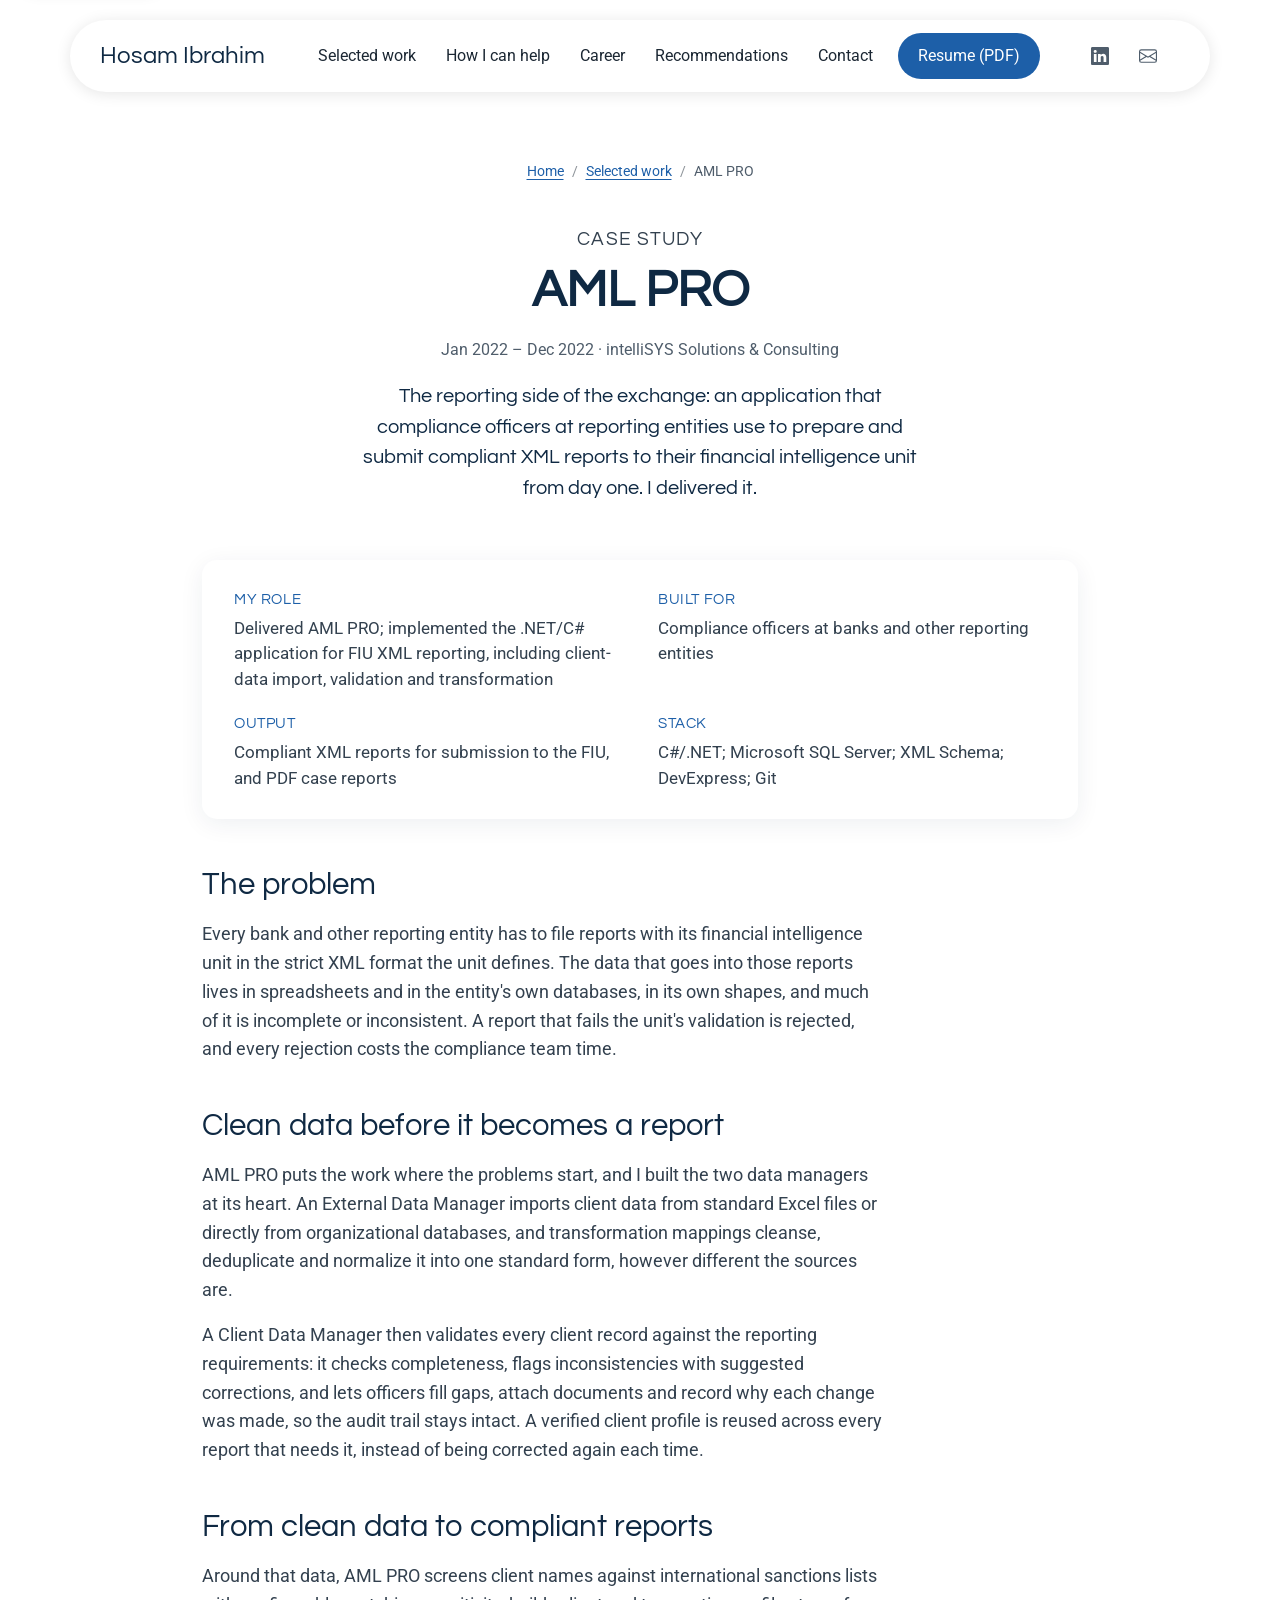
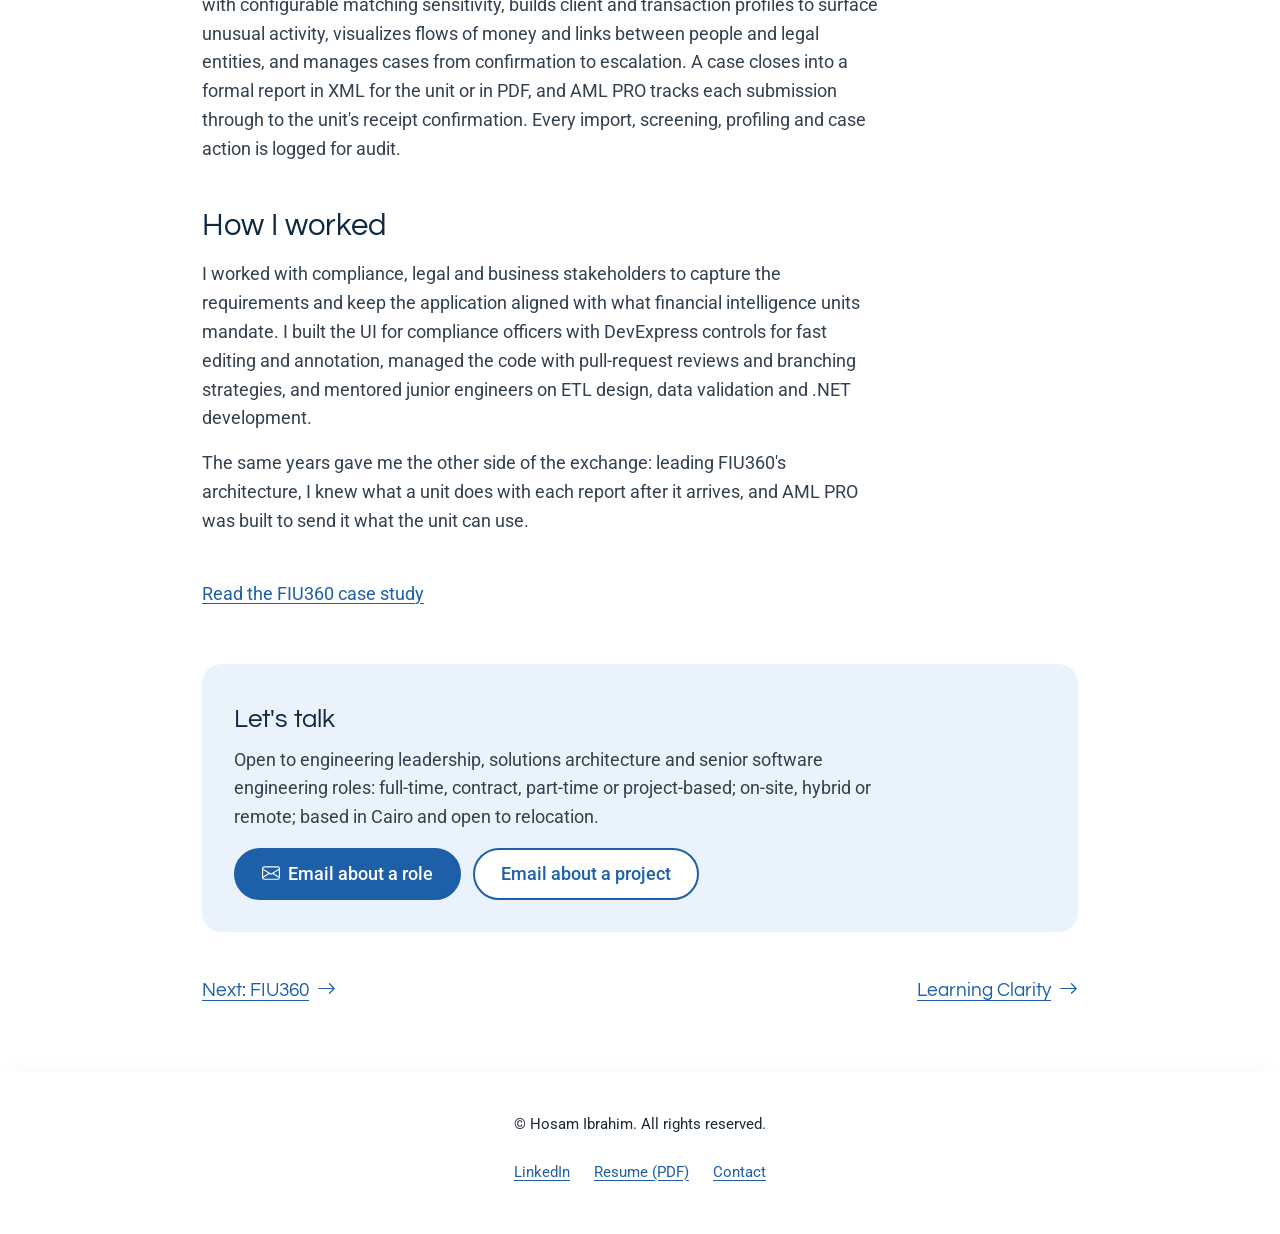
<file: aml-pro.html>
<!DOCTYPE html>
<html lang="en">
<head>
  <meta charset="utf-8">
  <meta name="viewport" content="width=device-width, initial-scale=1">
  <title>AML PRO: Compliance Reporting Case Study | Hosam Ibrahim</title>
  <meta name="description" content="How I delivered AML PRO, which compliance officers at banks and other reporting entities use to submit compliant XML reports to their FIU from day one.">
  <link rel="canonical" href="https://hosam-f-ibrahim.github.io/aml-pro.html">
  <meta property="og:title" content="AML PRO: Compliance Reporting Case Study | Hosam Ibrahim">
  <meta property="og:description" content="How I delivered AML PRO, which compliance officers at banks and other reporting entities use to submit compliant XML reports to their FIU from day one.">
  <meta property="og:type" content="website">
  <meta property="og:url" content="https://hosam-f-ibrahim.github.io/aml-pro.html">
  <meta property="og:site_name" content="Hosam Ibrahim">
  <meta property="og:image" content="https://hosam-f-ibrahim.github.io/assets/img/og-aml-pro.png">
  <meta property="og:image:width" content="1200">
  <meta property="og:image:height" content="627">
  <meta property="og:image:alt" content="AML PRO case study">
  <meta name="twitter:card" content="summary_large_image">
  <script type="application/ld+json">{"@context": "https://schema.org", "@type": "Article", "headline": "AML PRO", "description": "How I delivered AML PRO, which compliance officers at banks and other reporting entities use to submit compliant XML reports to their FIU from day one.", "url": "https://hosam-f-ibrahim.github.io/aml-pro.html", "mainEntityOfPage": "https://hosam-f-ibrahim.github.io/aml-pro.html", "author": {"@type": "Person", "@id": "https://hosam-f-ibrahim.github.io/#person", "name": "Hosam Ibrahim", "url": "https://hosam-f-ibrahim.github.io/"}, "about": "AML PRO", "image": "https://hosam-f-ibrahim.github.io/assets/img/og-aml-pro.png", "dateModified": "2026-11-02"}</script>
  <script type="application/ld+json">{"@context": "https://schema.org", "@type": "BreadcrumbList", "itemListElement": [{"@type": "ListItem", "position": 1, "name": "Home", "item": "https://hosam-f-ibrahim.github.io/"}, {"@type": "ListItem", "position": 2, "name": "Selected work", "item": "https://hosam-f-ibrahim.github.io/#work"}, {"@type": "ListItem", "position": 3, "name": "AML PRO", "item": "https://hosam-f-ibrahim.github.io/aml-pro.html"}]}</script>
  <link href="assets/img/favicon.png" rel="icon">
  <link href="assets/img/apple-touch-icon.png" rel="apple-touch-icon">
  <link rel="preload" href="assets/fonts/questrial-latin-400-normal.woff2" as="font" type="font/woff2" crossorigin>
  <link href="assets/vendor/bootstrap/css/bootstrap.min.css" rel="stylesheet">
  <link href="assets/css/icons.css" rel="stylesheet">
  <link href="assets/css/main.css" rel="stylesheet">
  <link href="assets/css/brand.css" rel="stylesheet">
  <script>
    document.documentElement.classList.add('js');
    if (!window.matchMedia('(prefers-reduced-motion: reduce)').matches) {
      var l = document.createElement('link'); l.rel = 'stylesheet'; l.href = 'assets/vendor/aos/aos.css'; document.head.appendChild(l);
    }
  </script>
  <!-- Template: EasyFolio by BootstrapMade.com, https://bootstrapmade.com/license/ -->
</head>
<body class="inner-page">
  <a class="skip-link" href="#main">Skip to content</a>
  <header id="header" class="header d-flex align-items-center sticky-top">
    <div class="header-container container-fluid container-xl position-relative d-flex align-items-center justify-content-between">
      <a href="index.html" class="logo d-flex align-items-center me-auto me-xl-0"><span class="sitename">Hosam Ibrahim</span></a>
      <nav id="navmenu" class="navmenu" aria-label="Main">
        <ul id="navlist">
          <li><a href="index.html#work">Selected work</a></li>
          <li><a href="index.html#help">How I can help</a></li>
          <li><a href="index.html#career">Career</a></li>
          <li><a href="index.html#recs">Recommendations</a></li>
          <li><a href="index.html#contact">Contact</a></li>
          <li><a class="nav-cta" href="assets/HosamIbrahim.pdf" download>Resume (PDF)</a></li>
        </ul>
      </nav>
      <a class="header-contact" href="index.html#contact">Contact</a>
      <button class="mobile-nav-toggle" type="button" aria-controls="navlist" aria-expanded="false" aria-label="Menu"><i class="bi bi-list" aria-hidden="true"></i></button>
      <div class="header-social-links">
        <a href="https://www.linkedin.com/in/hosam-ibrahim/" aria-label="LinkedIn profile"><i class="bi bi-linkedin" aria-hidden="true"></i></a>
        <a href="mailto:hosam.fazie@hotmail.com" aria-label="Email hosam.fazie@hotmail.com"><i class="bi bi-envelope" aria-hidden="true"></i></a>
      </div>
    </div>
  </header>
  <main class="main" id="main">

    <div class="page-title">
      <div class="container">
        <nav class="breadcrumbs" aria-label="Breadcrumb"><ol class="breadcrumb"><li class="breadcrumb-item"><a href="index.html">Home</a></li><li class="breadcrumb-item"><a href="index.html#work">Selected work</a></li><li class="breadcrumb-item active" aria-current="page">AML PRO</li></ol></nav>
        <div class="title-wrapper"><p class="case-eyebrow">Case study</p><h1>AML PRO</h1><p class="case-meta">Jan 2022 – Dec 2022 · intelliSYS Solutions &amp; Consulting</p><p class="case-lead">The reporting side of the exchange: an application that compliance officers at reporting entities use to prepare and submit compliant XML reports to their financial intelligence unit from day one. I delivered it.</p></div>
      </div>
    </div>
    <section class="section pt-2">
      <div class="container case-body">
        <div class="glance" role="region" aria-labelledby="glance-h"><h2 id="glance-h" class="visually-hidden">At a glance</h2><dl><div class="g-item"><dt>My role</dt><dd>Delivered AML PRO; implemented the .NET/C# application for FIU XML reporting, including client-data import, validation and transformation</dd></div><div class="g-item"><dt>Built for</dt><dd>Compliance officers at banks and other reporting entities</dd></div><div class="g-item"><dt>Output</dt><dd>Compliant XML reports for submission to the FIU, and PDF case reports</dd></div><div class="g-item"><dt>Stack</dt><dd>C#/.NET; Microsoft SQL Server; XML Schema; DevExpress; Git</dd></div></dl></div>
        <div class="case-sec" data-aos="fade-up"><h2>The problem</h2>
          <p>Every bank and other reporting entity has to file reports with its financial intelligence unit in the strict XML format the unit defines. The data that goes into those reports lives in spreadsheets and in the entity&#x27;s own databases, in its own shapes, and much of it is incomplete or inconsistent. A report that fails the unit&#x27;s validation is rejected, and every rejection costs the compliance team time.</p>
        </div>
        <div class="case-sec" data-aos="fade-up"><h2>Clean data before it becomes a report</h2>
          <p>AML PRO puts the work where the problems start, and I built the two data managers at its heart. An External Data Manager imports client data from standard Excel files or directly from organizational databases, and transformation mappings cleanse, deduplicate and normalize it into one standard form, however different the sources are.</p>
          <p>A Client Data Manager then validates every client record against the reporting requirements: it checks completeness, flags inconsistencies with suggested corrections, and lets officers fill gaps, attach documents and record why each change was made, so the audit trail stays intact. A verified client profile is reused across every report that needs it, instead of being corrected again each time.</p>
        </div>
        <div class="case-sec" data-aos="fade-up"><h2>From clean data to compliant reports</h2>
          <p>Around that data, AML PRO screens client names against international sanctions lists with configurable matching sensitivity, builds client and transaction profiles to surface unusual activity, visualizes flows of money and links between people and legal entities, and manages cases from confirmation to escalation. A case closes into a formal report in XML for the unit or in PDF, and AML PRO tracks each submission through to the unit&#x27;s receipt confirmation. Every import, screening, profiling and case action is logged for audit.</p>
        </div>
        <div class="case-sec" data-aos="fade-up"><h2>How I worked</h2>
          <p>I worked with compliance, legal and business stakeholders to capture the requirements and keep the application aligned with what financial intelligence units mandate. I built the UI for compliance officers with DevExpress controls for fast editing and annotation, managed the code with pull-request reviews and branching strategies, and mentored junior engineers on ETL design, data validation and .NET development.</p>
          <p>The same years gave me the other side of the exchange: leading FIU360&#x27;s architecture, I knew what a unit does with each report after it arrives, and AML PRO was built to send it what the unit can use.</p>
        </div>
        <p><a href="fiu360.html">Read the FIU360 case study</a></p>
        <aside class="case-cta" aria-labelledby="cta-h">
          <h2 id="cta-h">Let's talk</h2>
          <p>Open to engineering leadership, solutions architecture and senior software engineering roles: full-time, contract, part-time or project-based; on-site, hybrid or remote; based in Cairo and open to relocation.</p>
          <div class="btns"><a class="btn-pill solid" href="mailto:hosam.fazie@hotmail.com?subject=Role%20enquiry"><i class="bi bi-envelope" aria-hidden="true"></i> Email about a role</a><a class="btn-pill line" href="mailto:hosam.fazie@hotmail.com?subject=Project%20enquiry">Email about a project</a></div>
        </aside>
        <nav class="case-next" aria-label="More case studies"><a href="fiu360.html">Next: FIU360 <i class="bi bi-arrow-right" aria-hidden="true"></i></a><a href="learning-clarity.html">Learning Clarity <i class="bi bi-arrow-right" aria-hidden="true"></i></a></nav>
      </div>
    </section>
  </main>

  <footer id="footer" class="footer">
    <div class="container text-center">
      <p class="copyright mb-0">© <span class="sitename">Hosam Ibrahim</span>. All rights reserved.</p>
      <ul class="foot-links">
        <li><a href="https://www.linkedin.com/in/hosam-ibrahim/">LinkedIn</a></li>
        <li><a href="assets/HosamIbrahim.pdf" download>Resume (PDF)</a></li>
        <li><a href="index.html#contact">Contact</a></li>
      </ul>
    </div>
  </footer>
  <a href="#" id="scroll-top" class="scroll-top d-flex align-items-center justify-content-center" aria-label="Back to top"><i class="bi bi-arrow-up-short" aria-hidden="true"></i></a>
  <script src="assets/vendor/aos/aos.js" defer></script>
  <script src="assets/js/main.js" defer></script>
</body>
</html>
</file>
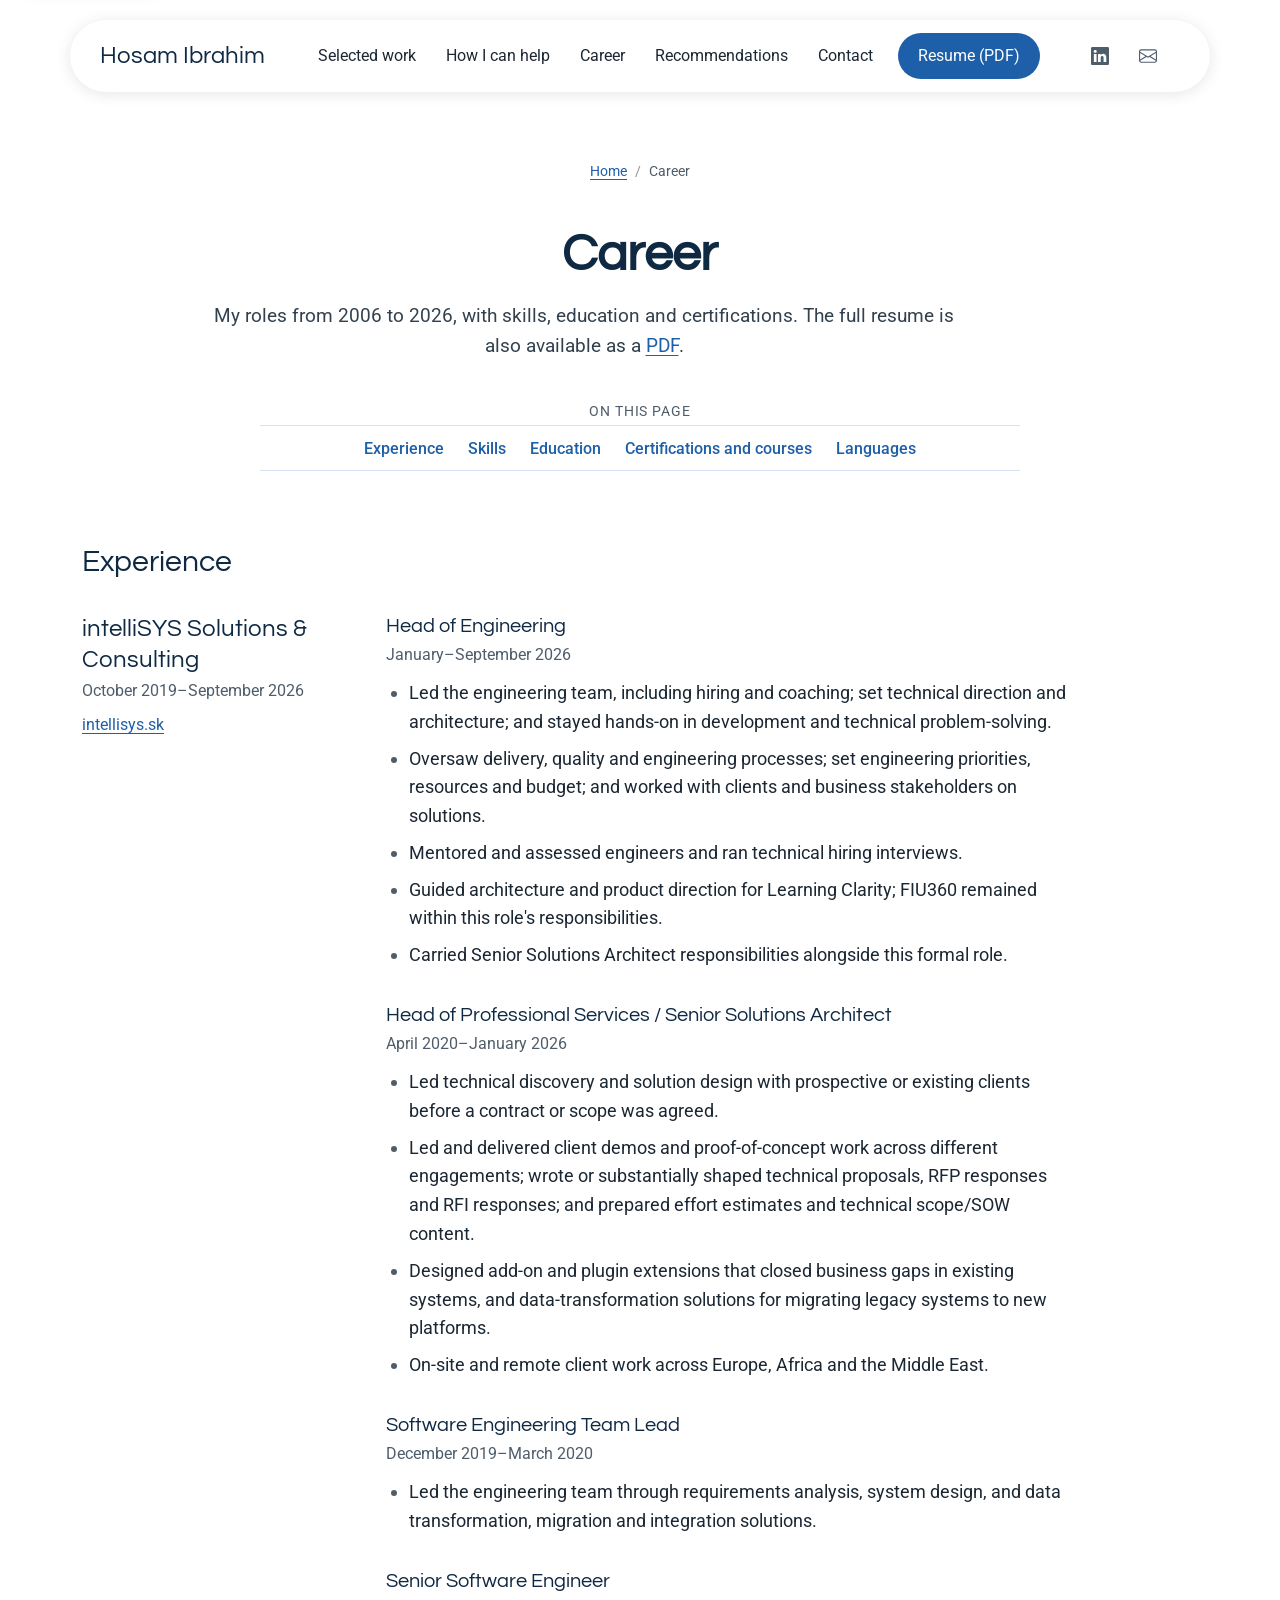
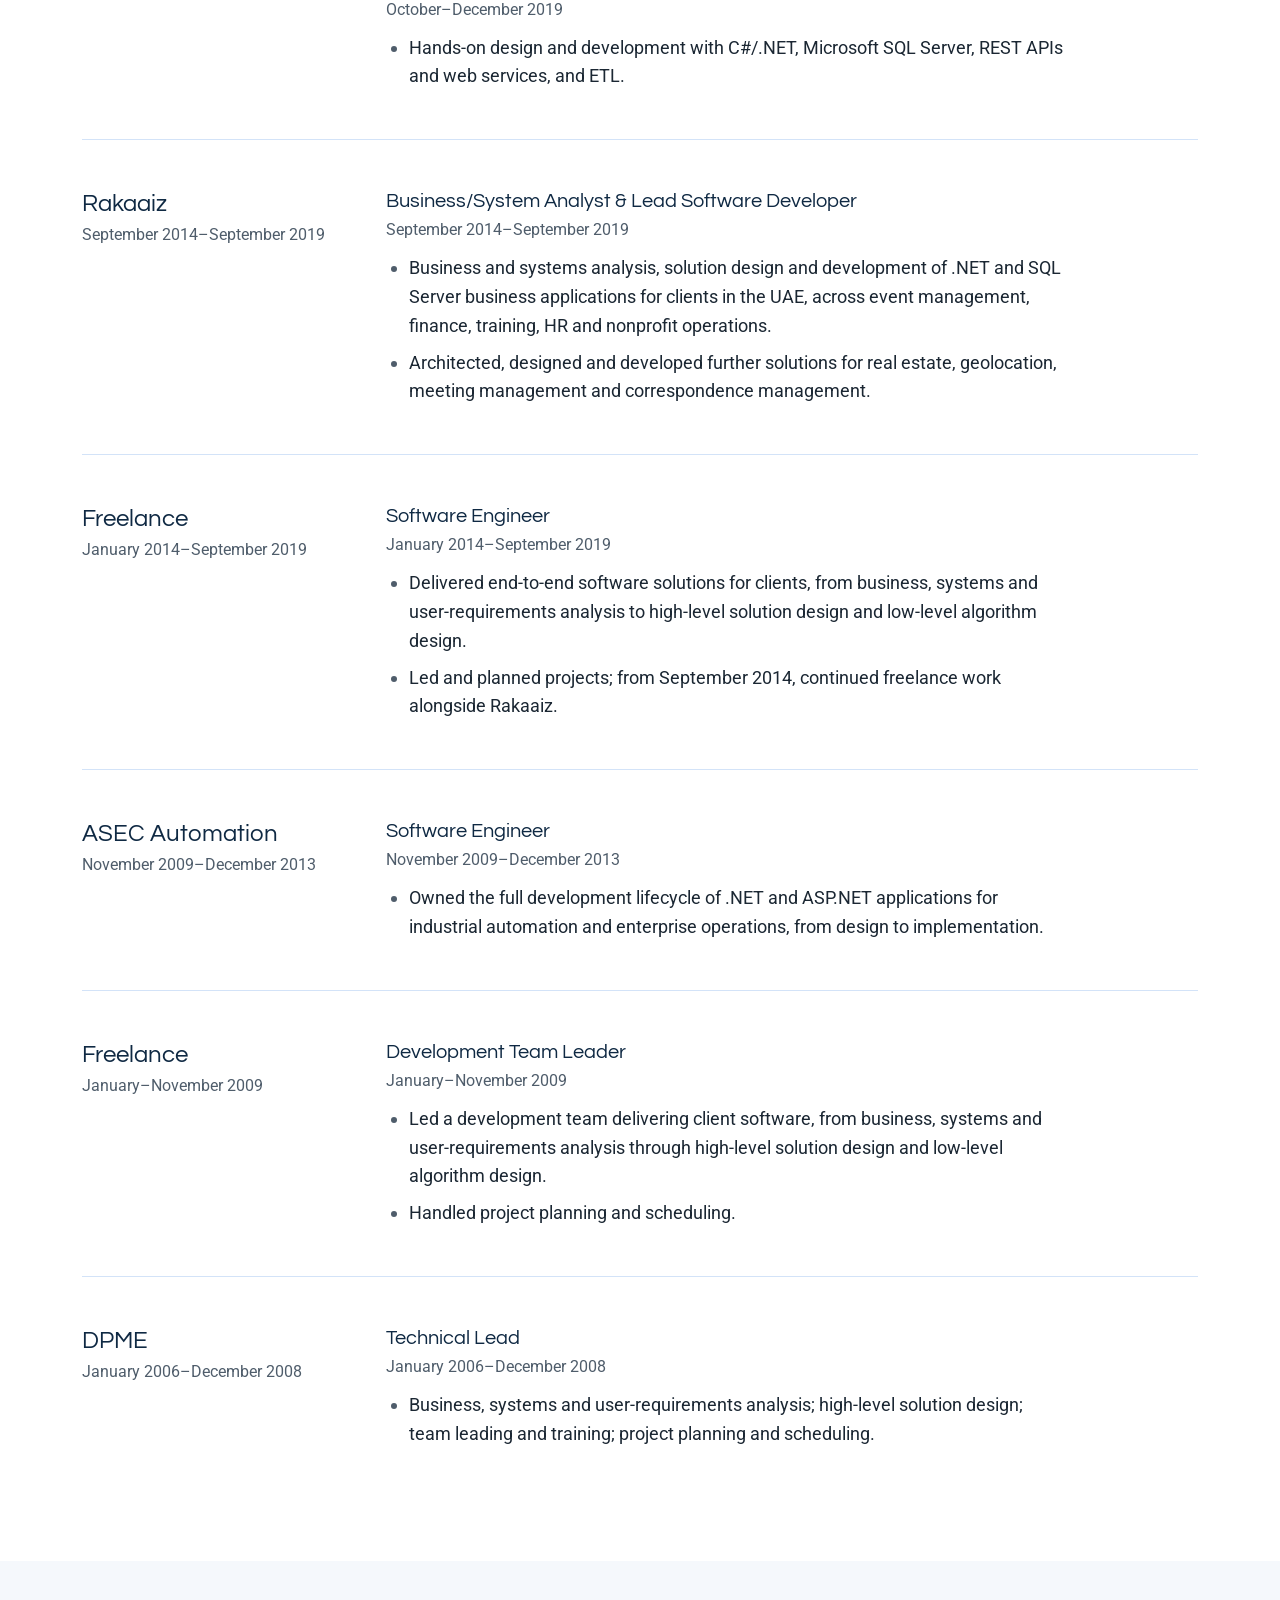
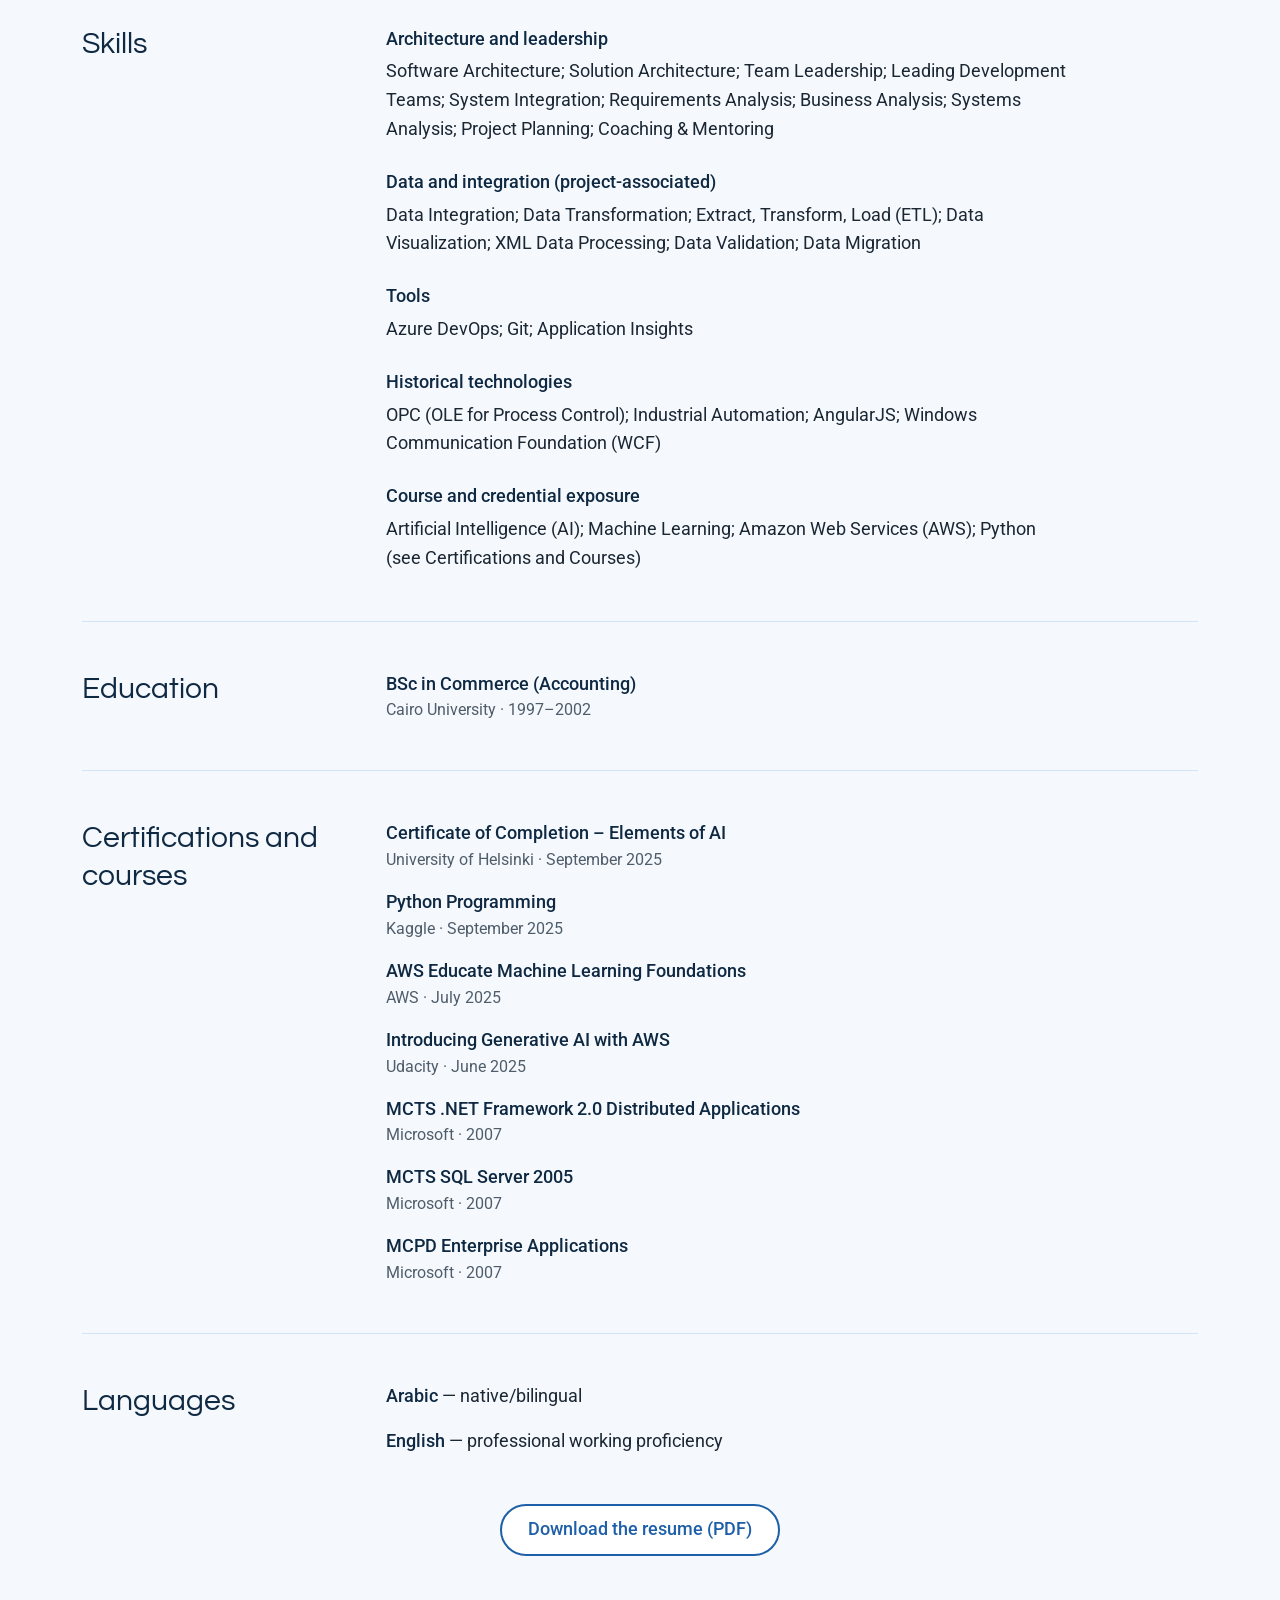
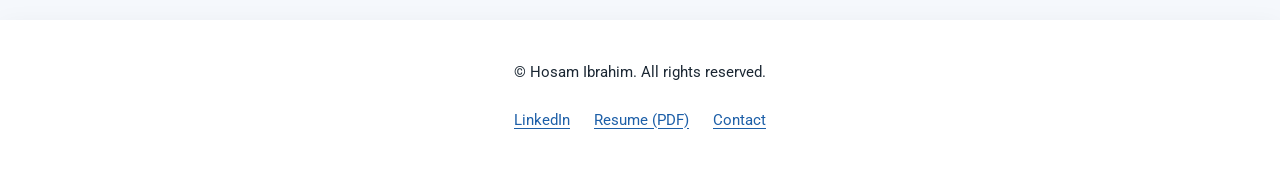
<file: career.html>
<!DOCTYPE html>
<html lang="en">
<head>
  <meta charset="utf-8">
  <meta name="viewport" content="width=device-width, initial-scale=1">
  <title>Career | Hosam Ibrahim</title>
  <meta name="description" content="Hosam Ibrahim&#x27;s career from 2006 to 2026: every role with its responsibilities, plus skills, education, certifications and languages.">
  <link rel="canonical" href="https://hosam-f-ibrahim.github.io/career.html">
  <meta property="og:title" content="Career | Hosam Ibrahim">
  <meta property="og:description" content="Hosam Ibrahim&#x27;s career from 2006 to 2026: every role with its responsibilities, plus skills, education, certifications and languages.">
  <meta property="og:type" content="website">
  <meta property="og:url" content="https://hosam-f-ibrahim.github.io/career.html">
  <meta property="og:site_name" content="Hosam Ibrahim">
  <meta property="og:image" content="https://hosam-f-ibrahim.github.io/assets/img/og-card.png">
  <meta property="og:image:width" content="1200">
  <meta property="og:image:height" content="627">
  <meta property="og:image:alt" content="Hosam Ibrahim: Engineering Leader, Senior Solutions Architect, Senior Software Engineer">
  <meta name="twitter:card" content="summary_large_image">
  <script type="application/ld+json">{"@context": "https://schema.org", "@type": "BreadcrumbList", "itemListElement": [{"@type": "ListItem", "position": 1, "name": "Home", "item": "https://hosam-f-ibrahim.github.io/"}, {"@type": "ListItem", "position": 2, "name": "Career", "item": "https://hosam-f-ibrahim.github.io/career.html"}]}</script>
  <link href="assets/img/favicon.png" rel="icon">
  <link href="assets/img/apple-touch-icon.png" rel="apple-touch-icon">
  <link rel="preload" href="assets/fonts/questrial-latin-400-normal.woff2" as="font" type="font/woff2" crossorigin>
  <link href="assets/vendor/bootstrap/css/bootstrap.min.css" rel="stylesheet">
  <link href="assets/css/icons.css" rel="stylesheet">
  <link href="assets/css/main.css" rel="stylesheet">
  <link href="assets/css/brand.css" rel="stylesheet">
  <script>
    document.documentElement.classList.add('js');
    if (!window.matchMedia('(prefers-reduced-motion: reduce)').matches) {
      var l = document.createElement('link'); l.rel = 'stylesheet'; l.href = 'assets/vendor/aos/aos.css'; document.head.appendChild(l);
    }
  </script>
  <!-- Template: EasyFolio by BootstrapMade.com, https://bootstrapmade.com/license/ -->
</head>
<body class="inner-page">
  <a class="skip-link" href="#main">Skip to content</a>
  <header id="header" class="header d-flex align-items-center sticky-top">
    <div class="header-container container-fluid container-xl position-relative d-flex align-items-center justify-content-between">
      <a href="index.html" class="logo d-flex align-items-center me-auto me-xl-0"><span class="sitename">Hosam Ibrahim</span></a>
      <nav id="navmenu" class="navmenu" aria-label="Main">
        <ul id="navlist">
          <li><a href="index.html#work">Selected work</a></li>
          <li><a href="index.html#help">How I can help</a></li>
          <li><a href="index.html#career">Career</a></li>
          <li><a href="index.html#recs">Recommendations</a></li>
          <li><a href="index.html#contact">Contact</a></li>
          <li><a class="nav-cta" href="assets/HosamIbrahim.pdf" download>Resume (PDF)</a></li>
        </ul>
      </nav>
      <a class="header-contact" href="index.html#contact">Contact</a>
      <button class="mobile-nav-toggle" type="button" aria-controls="navlist" aria-expanded="false" aria-label="Menu"><i class="bi bi-list" aria-hidden="true"></i></button>
      <div class="header-social-links">
        <a href="https://www.linkedin.com/in/hosam-ibrahim/" aria-label="LinkedIn profile"><i class="bi bi-linkedin" aria-hidden="true"></i></a>
        <a href="mailto:hosam.fazie@hotmail.com" aria-label="Email hosam.fazie@hotmail.com"><i class="bi bi-envelope" aria-hidden="true"></i></a>
      </div>
    </div>
  </header>
  <main class="main" id="main">

    <div class="page-title">
      <div class="container">
        <nav class="breadcrumbs" aria-label="Breadcrumb"><ol class="breadcrumb"><li class="breadcrumb-item"><a href="index.html">Home</a></li><li class="breadcrumb-item active" aria-current="page">Career</li></ol></nav>
        <div class="title-wrapper"><h1>Career</h1><p>My roles from 2006 to 2026, with skills, education and certifications. The full resume is also available as a <a href="assets/HosamIbrahim.pdf" download>PDF</a>.</p></div>
        <nav class="cv3 cv3-toc" aria-labelledby="cv3-toc-label"><p class="cv3-toc__label" id="cv3-toc-label">On this page</p><ul class="cv3-toc__list" role="list"><li><a href="#experience">Experience</a></li><li><a href="#skills">Skills</a></li><li><a href="#education">Education</a></li><li><a href="#certifications">Certifications and courses</a></li><li><a href="#languages">Languages</a></li></ul></nav>
      </div>
    </div>
    <section class="cv3 cv3-exp" id="experience" aria-labelledby="experience-title"><div class="container"><h2 class="cv3-h2" id="experience-title">Experience</h2><article class="cv3-org" id="intellisys" aria-labelledby="intellisys-name intellisys-period"><header class="cv3-org__head"><h3 class="cv3-org__name" id="intellisys-name">intelliSYS Solutions &amp; Consulting</h3><p class="cv3-org__period" id="intellisys-period">October 2019–September 2026</p><p class="cv3-org__site"><a href="https://intellisys.sk">intellisys.sk</a></p></header><ol class="cv3-roles" role="list"><li class="cv3-role" id="head-of-engineering"><h4 class="cv3-role__title">Head of Engineering</h4><p class="cv3-role__dates">January–September 2026</p><ul class="cv3-role__points"><li>Led the engineering team, including hiring and coaching; set technical direction and architecture; and stayed hands-on in development and technical problem-solving.</li><li>Oversaw delivery, quality and engineering processes; set engineering priorities, resources and budget; and worked with clients and business stakeholders on solutions.</li><li>Mentored and assessed engineers and ran technical hiring interviews.</li><li>Guided architecture and product direction for Learning Clarity; FIU360 remained within this role&#x27;s responsibilities.</li><li>Carried Senior Solutions Architect responsibilities alongside this formal role.</li></ul></li><li class="cv3-role" id="head-of-professional-services"><h4 class="cv3-role__title">Head of Professional Services / Senior Solutions Architect</h4><p class="cv3-role__dates">April 2020–January 2026</p><ul class="cv3-role__points"><li>Led technical discovery and solution design with prospective or existing clients before a contract or scope was agreed.</li><li>Led and delivered client demos and proof-of-concept work across different engagements; wrote or substantially shaped technical proposals, RFP responses and RFI responses; and prepared effort estimates and technical scope/SOW content.</li><li>Designed add-on and plugin extensions that closed business gaps in existing systems, and data-transformation solutions for migrating legacy systems to new platforms.</li><li>On-site and remote client work across Europe, Africa and the Middle East.</li></ul></li><li class="cv3-role" id="team-lead"><h4 class="cv3-role__title">Software Engineering Team Lead</h4><p class="cv3-role__dates">December 2019–March 2020</p><ul class="cv3-role__points"><li>Led the engineering team through requirements analysis, system design, and data transformation, migration and integration solutions.</li></ul></li><li class="cv3-role" id="senior-software-engineer"><h4 class="cv3-role__title">Senior Software Engineer</h4><p class="cv3-role__dates">October–December 2019</p><ul class="cv3-role__points"><li>Hands-on design and development with C#/.NET, Microsoft SQL Server, REST APIs and web services, and ETL.</li></ul></li></ol></article><article class="cv3-org" id="rakaaiz" aria-labelledby="rakaaiz-name rakaaiz-period"><header class="cv3-org__head"><h3 class="cv3-org__name" id="rakaaiz-name">Rakaaiz</h3><p class="cv3-org__period" id="rakaaiz-period">September 2014–September 2019</p></header><ol class="cv3-roles" role="list"><li class="cv3-role" id="rakaaiz-analyst-lead-developer"><h4 class="cv3-role__title">Business/System Analyst &amp; Lead Software Developer</h4><p class="cv3-role__dates">September 2014–September 2019</p><ul class="cv3-role__points"><li>Business and systems analysis, solution design and development of .NET and SQL Server business applications for clients in the UAE, across event management, finance, training, HR and nonprofit operations.</li><li>Architected, designed and developed further solutions for real estate, geolocation, meeting management and correspondence management.</li></ul></li></ol></article><article class="cv3-org" id="freelance-2014" aria-labelledby="freelance-2014-name freelance-2014-period"><header class="cv3-org__head"><h3 class="cv3-org__name" id="freelance-2014-name">Freelance</h3><p class="cv3-org__period" id="freelance-2014-period">January 2014–September 2019</p></header><ol class="cv3-roles" role="list"><li class="cv3-role" id="freelance-software-engineer"><h4 class="cv3-role__title">Software Engineer</h4><p class="cv3-role__dates">January 2014–September 2019</p><ul class="cv3-role__points"><li>Delivered end-to-end software solutions for clients, from business, systems and user-requirements analysis to high-level solution design and low-level algorithm design.</li><li>Led and planned projects; from September 2014, continued freelance work alongside Rakaaiz.</li></ul></li></ol></article><article class="cv3-org" id="asec" aria-labelledby="asec-name asec-period"><header class="cv3-org__head"><h3 class="cv3-org__name" id="asec-name">ASEC Automation</h3><p class="cv3-org__period" id="asec-period">November 2009–December 2013</p></header><ol class="cv3-roles" role="list"><li class="cv3-role" id="asec-software-engineer"><h4 class="cv3-role__title">Software Engineer</h4><p class="cv3-role__dates">November 2009–December 2013</p><ul class="cv3-role__points"><li>Owned the full development lifecycle of .NET and ASP.NET applications for industrial automation and enterprise operations, from design to implementation.</li></ul></li></ol></article><article class="cv3-org" id="freelance-2009" aria-labelledby="freelance-2009-name freelance-2009-period"><header class="cv3-org__head"><h3 class="cv3-org__name" id="freelance-2009-name">Freelance</h3><p class="cv3-org__period" id="freelance-2009-period">January–November 2009</p></header><ol class="cv3-roles" role="list"><li class="cv3-role" id="development-team-leader"><h4 class="cv3-role__title">Development Team Leader</h4><p class="cv3-role__dates">January–November 2009</p><ul class="cv3-role__points"><li>Led a development team delivering client software, from business, systems and user-requirements analysis through high-level solution design and low-level algorithm design.</li><li>Handled project planning and scheduling.</li></ul></li></ol></article><article class="cv3-org" id="dpme" aria-labelledby="dpme-name dpme-period"><header class="cv3-org__head"><h3 class="cv3-org__name" id="dpme-name">DPME</h3><p class="cv3-org__period" id="dpme-period">January 2006–December 2008</p></header><ol class="cv3-roles" role="list"><li class="cv3-role" id="technical-lead"><h4 class="cv3-role__title">Technical Lead</h4><p class="cv3-role__dates">January 2006–December 2008</p><ul class="cv3-role__points"><li>Business, systems and user-requirements analysis; high-level solution design; team leading and training; project planning and scheduling.</li></ul></li></ol></article></div></section>
    <div class="cv3 cv3-ref light-background"><div class="container"><section class="cv3-block" id="skills" aria-labelledby="skills-title"><h2 class="cv3-h2" id="skills-title">Skills</h2><div class="cv3-block__body"><dl class="cv3-kv"><div class="cv3-kv__row"><dt>Architecture and leadership</dt><dd>Software Architecture; Solution Architecture; Team Leadership; Leading Development Teams; System Integration; Requirements Analysis; Business Analysis; Systems Analysis; Project Planning; Coaching &amp; Mentoring</dd></div><div class="cv3-kv__row"><dt>Data and integration (project-associated)</dt><dd>Data Integration; Data Transformation; Extract, Transform, Load (ETL); Data Visualization; XML Data Processing; Data Validation; Data Migration</dd></div><div class="cv3-kv__row"><dt>Tools</dt><dd>Azure DevOps; Git; Application Insights</dd></div><div class="cv3-kv__row"><dt>Historical technologies</dt><dd>OPC (OLE for Process Control); Industrial Automation; AngularJS; Windows Communication Foundation (WCF)</dd></div><div class="cv3-kv__row"><dt>Course and credential exposure</dt><dd>Artificial Intelligence (AI); Machine Learning; Amazon Web Services (AWS); Python (see Certifications and Courses)</dd></div></dl></div></section><section class="cv3-block" id="education" aria-labelledby="education-title"><h2 class="cv3-h2" id="education-title">Education</h2><div class="cv3-block__body"><ul class="cv3-items" role="list"><li class="cv3-item"><p class="cv3-item__title">BSc in Commerce (Accounting)</p><p class="cv3-item__meta">Cairo University <span aria-hidden="true">·</span> 1997–2002</p></li></ul></div></section><section class="cv3-block" id="certifications" aria-labelledby="certifications-title"><h2 class="cv3-h2" id="certifications-title">Certifications and courses</h2><div class="cv3-block__body"><ul class="cv3-items" role="list"><li class="cv3-item"><p class="cv3-item__title">Certificate of Completion – Elements of AI</p><p class="cv3-item__meta">University of Helsinki <span aria-hidden="true">·</span> September 2025</p></li><li class="cv3-item"><p class="cv3-item__title">Python Programming</p><p class="cv3-item__meta">Kaggle <span aria-hidden="true">·</span> September 2025</p></li><li class="cv3-item"><p class="cv3-item__title">AWS Educate Machine Learning Foundations</p><p class="cv3-item__meta">AWS <span aria-hidden="true">·</span> July 2025</p></li><li class="cv3-item"><p class="cv3-item__title">Introducing Generative AI with AWS</p><p class="cv3-item__meta">Udacity <span aria-hidden="true">·</span> June 2025</p></li><li class="cv3-item"><p class="cv3-item__title">MCTS .NET Framework 2.0 Distributed Applications</p><p class="cv3-item__meta">Microsoft <span aria-hidden="true">·</span> 2007</p></li><li class="cv3-item"><p class="cv3-item__title">MCTS SQL Server 2005</p><p class="cv3-item__meta">Microsoft <span aria-hidden="true">·</span> 2007</p></li><li class="cv3-item"><p class="cv3-item__title">MCPD Enterprise Applications</p><p class="cv3-item__meta">Microsoft <span aria-hidden="true">·</span> 2007</p></li></ul></div></section><section class="cv3-block" id="languages" aria-labelledby="languages-title"><h2 class="cv3-h2" id="languages-title">Languages</h2><div class="cv3-block__body"><ul class="cv3-items" role="list"><li class="cv3-item"><span class="cv3-item__title">Arabic</span> — native/bilingual</li><li class="cv3-item"><span class="cv3-item__title">English</span> — professional working proficiency</li></ul></div></section><p class="cv3-pdf"><a class="btn-pill line" href="assets/HosamIbrahim.pdf" download>Download the resume (PDF)</a></p></div></div>
  </main>

  <footer id="footer" class="footer">
    <div class="container text-center">
      <p class="copyright mb-0">© <span class="sitename">Hosam Ibrahim</span>. All rights reserved.</p>
      <ul class="foot-links">
        <li><a href="https://www.linkedin.com/in/hosam-ibrahim/">LinkedIn</a></li>
        <li><a href="assets/HosamIbrahim.pdf" download>Resume (PDF)</a></li>
        <li><a href="index.html#contact">Contact</a></li>
      </ul>
    </div>
  </footer>
  <a href="#" id="scroll-top" class="scroll-top d-flex align-items-center justify-content-center" aria-label="Back to top"><i class="bi bi-arrow-up-short" aria-hidden="true"></i></a>
  <script src="assets/vendor/aos/aos.js" defer></script>
  <script src="assets/js/main.js" defer></script>
</body>
</html>
</file>
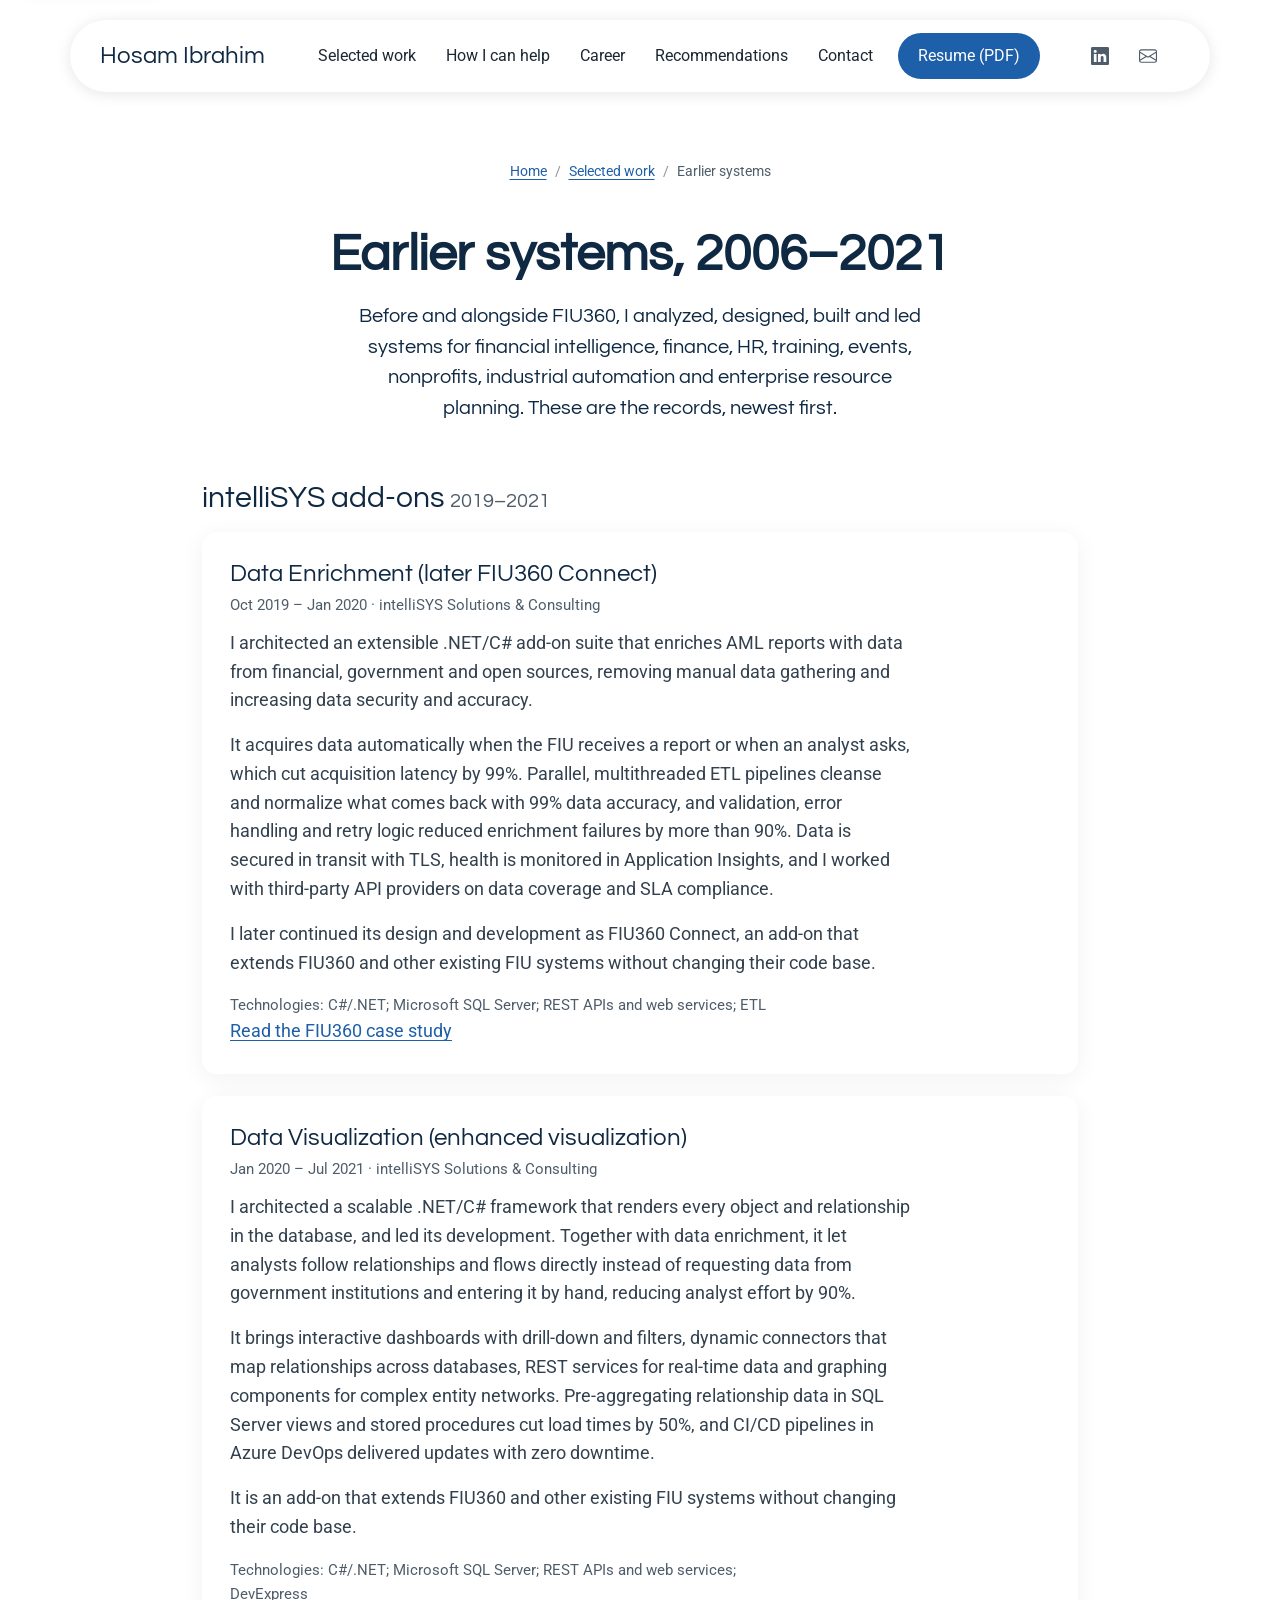
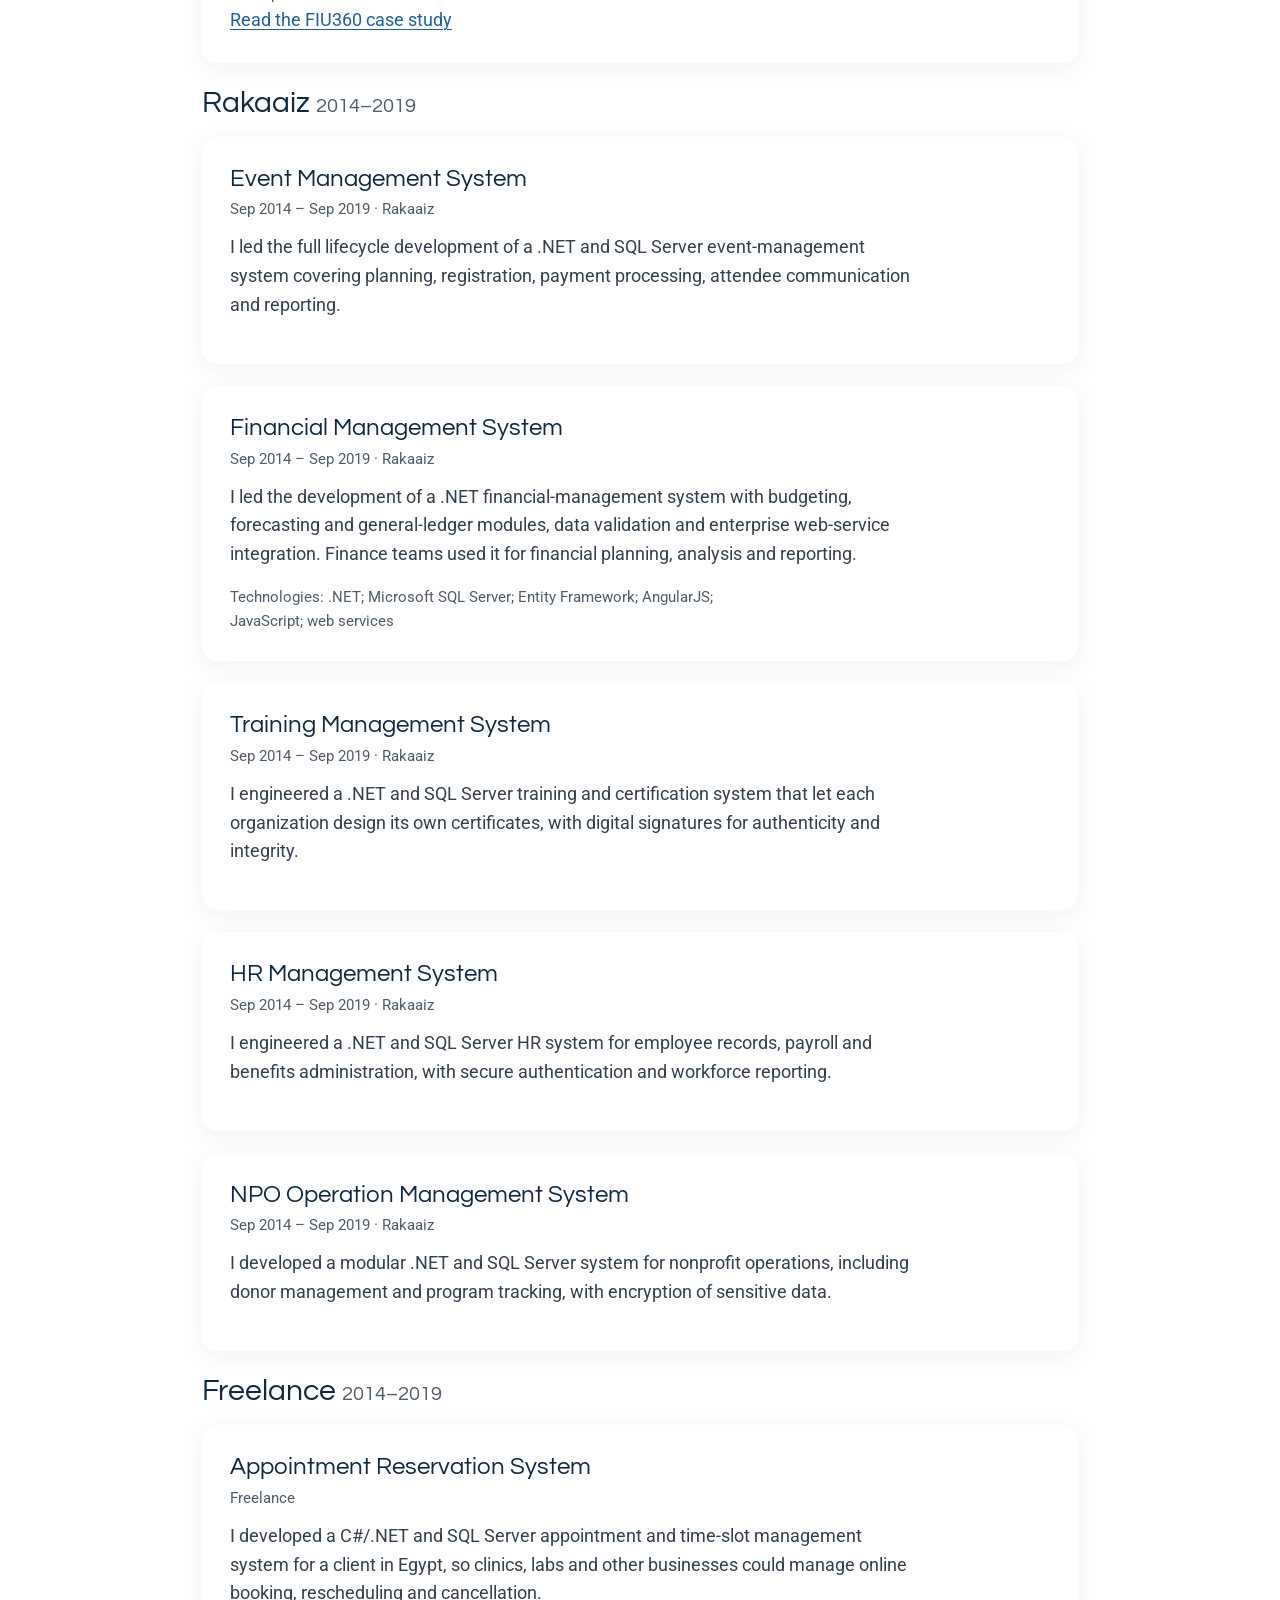
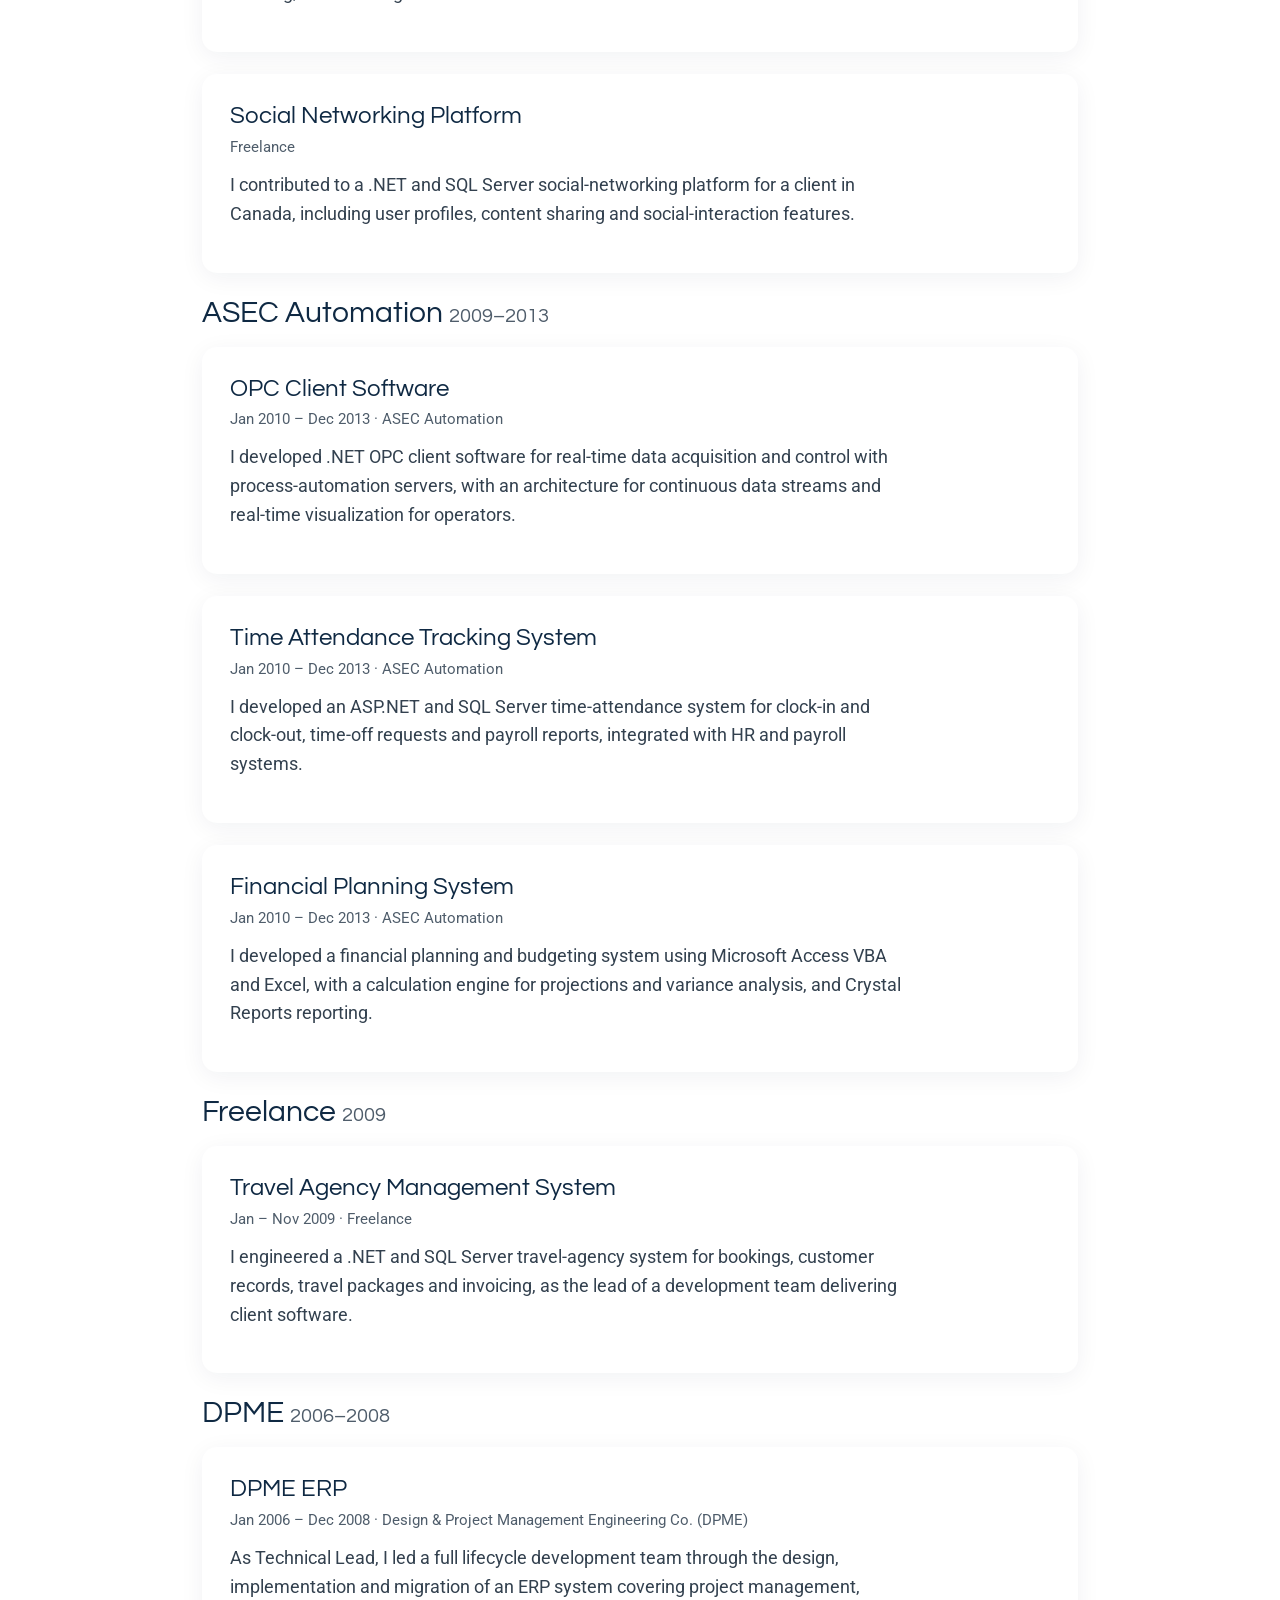
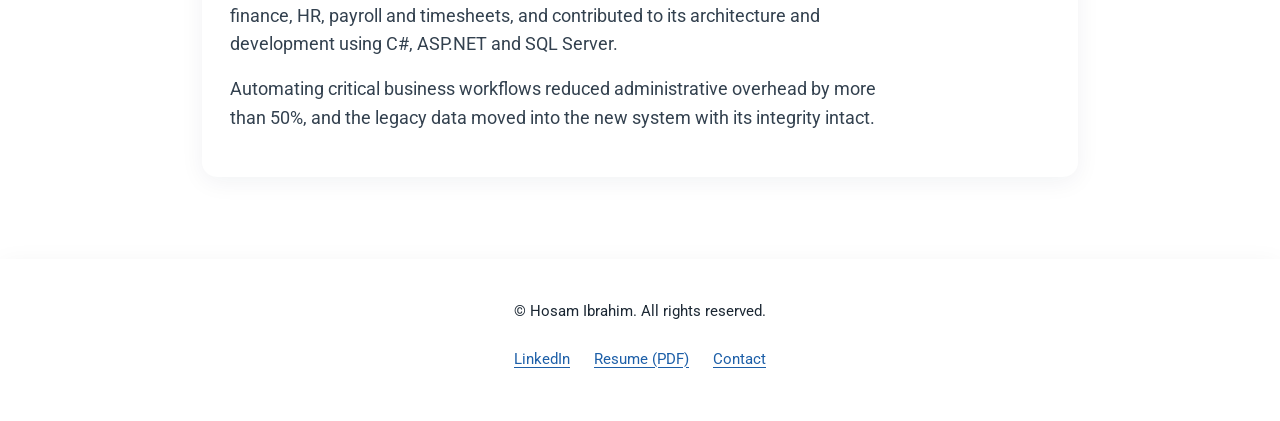
<file: earlier.html>
<!DOCTYPE html>
<html lang="en">
<head>
  <meta charset="utf-8">
  <meta name="viewport" content="width=device-width, initial-scale=1">
  <title>Earlier systems, 2006–2021 | Hosam Ibrahim</title>
  <meta name="description" content="Systems Hosam Ibrahim analyzed, designed, built or led from 2006 to 2021: financial intelligence add-ons, finance, HR, training, events, nonprofits, industrial automation and ERP.">
  <link rel="canonical" href="https://hosam-f-ibrahim.github.io/earlier.html">
  <meta property="og:title" content="Earlier systems, 2006–2021 | Hosam Ibrahim">
  <meta property="og:description" content="Systems Hosam Ibrahim analyzed, designed, built or led from 2006 to 2021: financial intelligence add-ons, finance, HR, training, events, nonprofits, industrial automation and ERP.">
  <meta property="og:type" content="website">
  <meta property="og:url" content="https://hosam-f-ibrahim.github.io/earlier.html">
  <meta property="og:site_name" content="Hosam Ibrahim">
  <meta property="og:image" content="https://hosam-f-ibrahim.github.io/assets/img/og-card.png">
  <meta property="og:image:width" content="1200">
  <meta property="og:image:height" content="627">
  <meta property="og:image:alt" content="Hosam Ibrahim: Engineering Leader, Senior Solutions Architect, Senior Software Engineer">
  <meta name="twitter:card" content="summary_large_image">
  <script type="application/ld+json">{"@context": "https://schema.org", "@type": "BreadcrumbList", "itemListElement": [{"@type": "ListItem", "position": 1, "name": "Home", "item": "https://hosam-f-ibrahim.github.io/"}, {"@type": "ListItem", "position": 2, "name": "Selected work", "item": "https://hosam-f-ibrahim.github.io/#work"}, {"@type": "ListItem", "position": 3, "name": "Earlier systems", "item": "https://hosam-f-ibrahim.github.io/earlier.html"}]}</script>
  <link href="assets/img/favicon.png" rel="icon">
  <link href="assets/img/apple-touch-icon.png" rel="apple-touch-icon">
  <link rel="preload" href="assets/fonts/questrial-latin-400-normal.woff2" as="font" type="font/woff2" crossorigin>
  <link href="assets/vendor/bootstrap/css/bootstrap.min.css" rel="stylesheet">
  <link href="assets/css/icons.css" rel="stylesheet">
  <link href="assets/css/main.css" rel="stylesheet">
  <link href="assets/css/brand.css" rel="stylesheet">
  <script>
    document.documentElement.classList.add('js');
    if (!window.matchMedia('(prefers-reduced-motion: reduce)').matches) {
      var l = document.createElement('link'); l.rel = 'stylesheet'; l.href = 'assets/vendor/aos/aos.css'; document.head.appendChild(l);
    }
  </script>
  <!-- Template: EasyFolio by BootstrapMade.com, https://bootstrapmade.com/license/ -->
</head>
<body class="inner-page">
  <a class="skip-link" href="#main">Skip to content</a>
  <header id="header" class="header d-flex align-items-center sticky-top">
    <div class="header-container container-fluid container-xl position-relative d-flex align-items-center justify-content-between">
      <a href="index.html" class="logo d-flex align-items-center me-auto me-xl-0"><span class="sitename">Hosam Ibrahim</span></a>
      <nav id="navmenu" class="navmenu" aria-label="Main">
        <ul id="navlist">
          <li><a href="index.html#work">Selected work</a></li>
          <li><a href="index.html#help">How I can help</a></li>
          <li><a href="index.html#career">Career</a></li>
          <li><a href="index.html#recs">Recommendations</a></li>
          <li><a href="index.html#contact">Contact</a></li>
          <li><a class="nav-cta" href="assets/HosamIbrahim.pdf" download>Resume (PDF)</a></li>
        </ul>
      </nav>
      <a class="header-contact" href="index.html#contact">Contact</a>
      <button class="mobile-nav-toggle" type="button" aria-controls="navlist" aria-expanded="false" aria-label="Menu"><i class="bi bi-list" aria-hidden="true"></i></button>
      <div class="header-social-links">
        <a href="https://www.linkedin.com/in/hosam-ibrahim/" aria-label="LinkedIn profile"><i class="bi bi-linkedin" aria-hidden="true"></i></a>
        <a href="mailto:hosam.fazie@hotmail.com" aria-label="Email hosam.fazie@hotmail.com"><i class="bi bi-envelope" aria-hidden="true"></i></a>
      </div>
    </div>
  </header>
  <main class="main" id="main">

    <div class="page-title">
      <div class="container">
        <nav class="breadcrumbs" aria-label="Breadcrumb"><ol class="breadcrumb"><li class="breadcrumb-item"><a href="index.html">Home</a></li><li class="breadcrumb-item"><a href="index.html#work">Selected work</a></li><li class="breadcrumb-item active" aria-current="page">Earlier systems</li></ol></nav>
        <div class="title-wrapper"><h1>Earlier systems, 2006–2021</h1><p class="case-lead">Before and alongside FIU360, I analyzed, designed, built and led systems for financial intelligence, finance, HR, training, events, nonprofits, industrial automation and enterprise resource planning. These are the records, newest first.</p></div>
      </div>
    </div>
    <section class="section pt-2"><div class="container case-body">
      <h2 class="rec-group">intelliSYS add-ons <span>2019–2021</span></h2>
      <article class="earlier-item" id="data-enrichment" data-aos="fade-up">
        <h3>Data Enrichment (later FIU360 Connect)</h3>
        <p class="meta">Oct 2019 – Jan 2020 · intelliSYS Solutions &amp; Consulting</p>
        <p>I architected an extensible .NET/C# add-on suite that enriches AML reports with data from financial, government and open sources, removing manual data gathering and increasing data security and accuracy.</p><p>It acquires data automatically when the FIU receives a report or when an analyst asks, which cut acquisition latency by 99%. Parallel, multithreaded ETL pipelines cleanse and normalize what comes back with 99% data accuracy, and validation, error handling and retry logic reduced enrichment failures by more than 90%. Data is secured in transit with TLS, health is monitored in Application Insights, and I worked with third-party API providers on data coverage and SLA compliance.</p><p>I later continued its design and development as FIU360 Connect, an add-on that extends FIU360 and other existing FIU systems without changing their code base.</p><p class="meta mb-0">Technologies: C#/.NET; Microsoft SQL Server; REST APIs and web services; ETL</p><p class="mb-0"><a href="fiu360.html">Read the FIU360 case study</a></p>
      </article>
      <article class="earlier-item" id="data-visualization" data-aos="fade-up">
        <h3>Data Visualization (enhanced visualization)</h3>
        <p class="meta">Jan 2020 – Jul 2021 · intelliSYS Solutions &amp; Consulting</p>
        <p>I architected a scalable .NET/C# framework that renders every object and relationship in the database, and led its development. Together with data enrichment, it let analysts follow relationships and flows directly instead of requesting data from government institutions and entering it by hand, reducing analyst effort by 90%.</p><p>It brings interactive dashboards with drill-down and filters, dynamic connectors that map relationships across databases, REST services for real-time data and graphing components for complex entity networks. Pre-aggregating relationship data in SQL Server views and stored procedures cut load times by 50%, and CI/CD pipelines in Azure DevOps delivered updates with zero downtime.</p><p>It is an add-on that extends FIU360 and other existing FIU systems without changing their code base.</p><p class="meta mb-0">Technologies: C#/.NET; Microsoft SQL Server; REST APIs and web services; DevExpress</p><p class="mb-0"><a href="fiu360.html">Read the FIU360 case study</a></p>
      </article>
      <h2 class="rec-group">Rakaaiz <span>2014–2019</span></h2>
      <article class="earlier-item" id="event-management" data-aos="fade-up">
        <h3>Event Management System</h3>
        <p class="meta">Sep 2014 – Sep 2019 · Rakaaiz</p>
        <p>I led the full lifecycle development of a .NET and SQL Server event-management system covering planning, registration, payment processing, attendee communication and reporting.</p>
      </article>
      <article class="earlier-item" id="financial-management" data-aos="fade-up">
        <h3>Financial Management System</h3>
        <p class="meta">Sep 2014 – Sep 2019 · Rakaaiz</p>
        <p>I led the development of a .NET financial-management system with budgeting, forecasting and general-ledger modules, data validation and enterprise web-service integration. Finance teams used it for financial planning, analysis and reporting.</p><p class="meta mb-0">Technologies: .NET; Microsoft SQL Server; Entity Framework; AngularJS; JavaScript; web services</p>
      </article>
      <article class="earlier-item" id="training-management" data-aos="fade-up">
        <h3>Training Management System</h3>
        <p class="meta">Sep 2014 – Sep 2019 · Rakaaiz</p>
        <p>I engineered a .NET and SQL Server training and certification system that let each organization design its own certificates, with digital signatures for authenticity and integrity.</p>
      </article>
      <article class="earlier-item" id="hr-management" data-aos="fade-up">
        <h3>HR Management System</h3>
        <p class="meta">Sep 2014 – Sep 2019 · Rakaaiz</p>
        <p>I engineered a .NET and SQL Server HR system for employee records, payroll and benefits administration, with secure authentication and workforce reporting.</p>
      </article>
      <article class="earlier-item" id="npo-operation" data-aos="fade-up">
        <h3>NPO Operation Management System</h3>
        <p class="meta">Sep 2014 – Sep 2019 · Rakaaiz</p>
        <p>I developed a modular .NET and SQL Server system for nonprofit operations, including donor management and program tracking, with encryption of sensitive data.</p>
      </article>
      <h2 class="rec-group">Freelance <span>2014–2019</span></h2>
      <article class="earlier-item" id="appointment-reservation" data-aos="fade-up">
        <h3>Appointment Reservation System</h3>
        <p class="meta">Freelance</p>
        <p>I developed a C#/.NET and SQL Server appointment and time-slot management system for a client in Egypt, so clinics, labs and other businesses could manage online booking, rescheduling and cancellation.</p>
      </article>
      <article class="earlier-item" id="social-networking" data-aos="fade-up">
        <h3>Social Networking Platform</h3>
        <p class="meta">Freelance</p>
        <p>I contributed to a .NET and SQL Server social-networking platform for a client in Canada, including user profiles, content sharing and social-interaction features.</p>
      </article>
      <h2 class="rec-group">ASEC Automation <span>2009–2013</span></h2>
      <article class="earlier-item" id="opc-client" data-aos="fade-up">
        <h3>OPC Client Software</h3>
        <p class="meta">Jan 2010 – Dec 2013 · ASEC Automation</p>
        <p>I developed .NET OPC client software for real-time data acquisition and control with process-automation servers, with an architecture for continuous data streams and real-time visualization for operators.</p>
      </article>
      <article class="earlier-item" id="time-attendance" data-aos="fade-up">
        <h3>Time Attendance Tracking System</h3>
        <p class="meta">Jan 2010 – Dec 2013 · ASEC Automation</p>
        <p>I developed an ASP.NET and SQL Server time-attendance system for clock-in and clock-out, time-off requests and payroll reports, integrated with HR and payroll systems.</p>
      </article>
      <article class="earlier-item" id="financial-planning" data-aos="fade-up">
        <h3>Financial Planning System</h3>
        <p class="meta">Jan 2010 – Dec 2013 · ASEC Automation</p>
        <p>I developed a financial planning and budgeting system using Microsoft Access VBA and Excel, with a calculation engine for projections and variance analysis, and Crystal Reports reporting.</p>
      </article>
      <h2 class="rec-group">Freelance <span>2009</span></h2>
      <article class="earlier-item" id="travel-agency" data-aos="fade-up">
        <h3>Travel Agency Management System</h3>
        <p class="meta">Jan – Nov 2009 · Freelance</p>
        <p>I engineered a .NET and SQL Server travel-agency system for bookings, customer records, travel packages and invoicing, as the lead of a development team delivering client software.</p>
      </article>
      <h2 class="rec-group">DPME <span>2006–2008</span></h2>
      <article class="earlier-item" id="dpme-erp" data-aos="fade-up">
        <h3>DPME ERP</h3>
        <p class="meta">Jan 2006 – Dec 2008 · Design &amp; Project Management Engineering Co. (DPME)</p>
        <p>As Technical Lead, I led a full lifecycle development team through the design, implementation and migration of an ERP system covering project management, finance, HR, payroll and timesheets, and contributed to its architecture and development using C#, ASP.NET and SQL Server.</p><p>Automating critical business workflows reduced administrative overhead by more than 50%, and the legacy data moved into the new system with its integrity intact.</p>
      </article>
    </div></section>
  </main>

  <footer id="footer" class="footer">
    <div class="container text-center">
      <p class="copyright mb-0">© <span class="sitename">Hosam Ibrahim</span>. All rights reserved.</p>
      <ul class="foot-links">
        <li><a href="https://www.linkedin.com/in/hosam-ibrahim/">LinkedIn</a></li>
        <li><a href="assets/HosamIbrahim.pdf" download>Resume (PDF)</a></li>
        <li><a href="index.html#contact">Contact</a></li>
      </ul>
    </div>
  </footer>
  <a href="#" id="scroll-top" class="scroll-top d-flex align-items-center justify-content-center" aria-label="Back to top"><i class="bi bi-arrow-up-short" aria-hidden="true"></i></a>
  <script src="assets/vendor/aos/aos.js" defer></script>
  <script src="assets/js/main.js" defer></script>
</body>
</html>
</file>
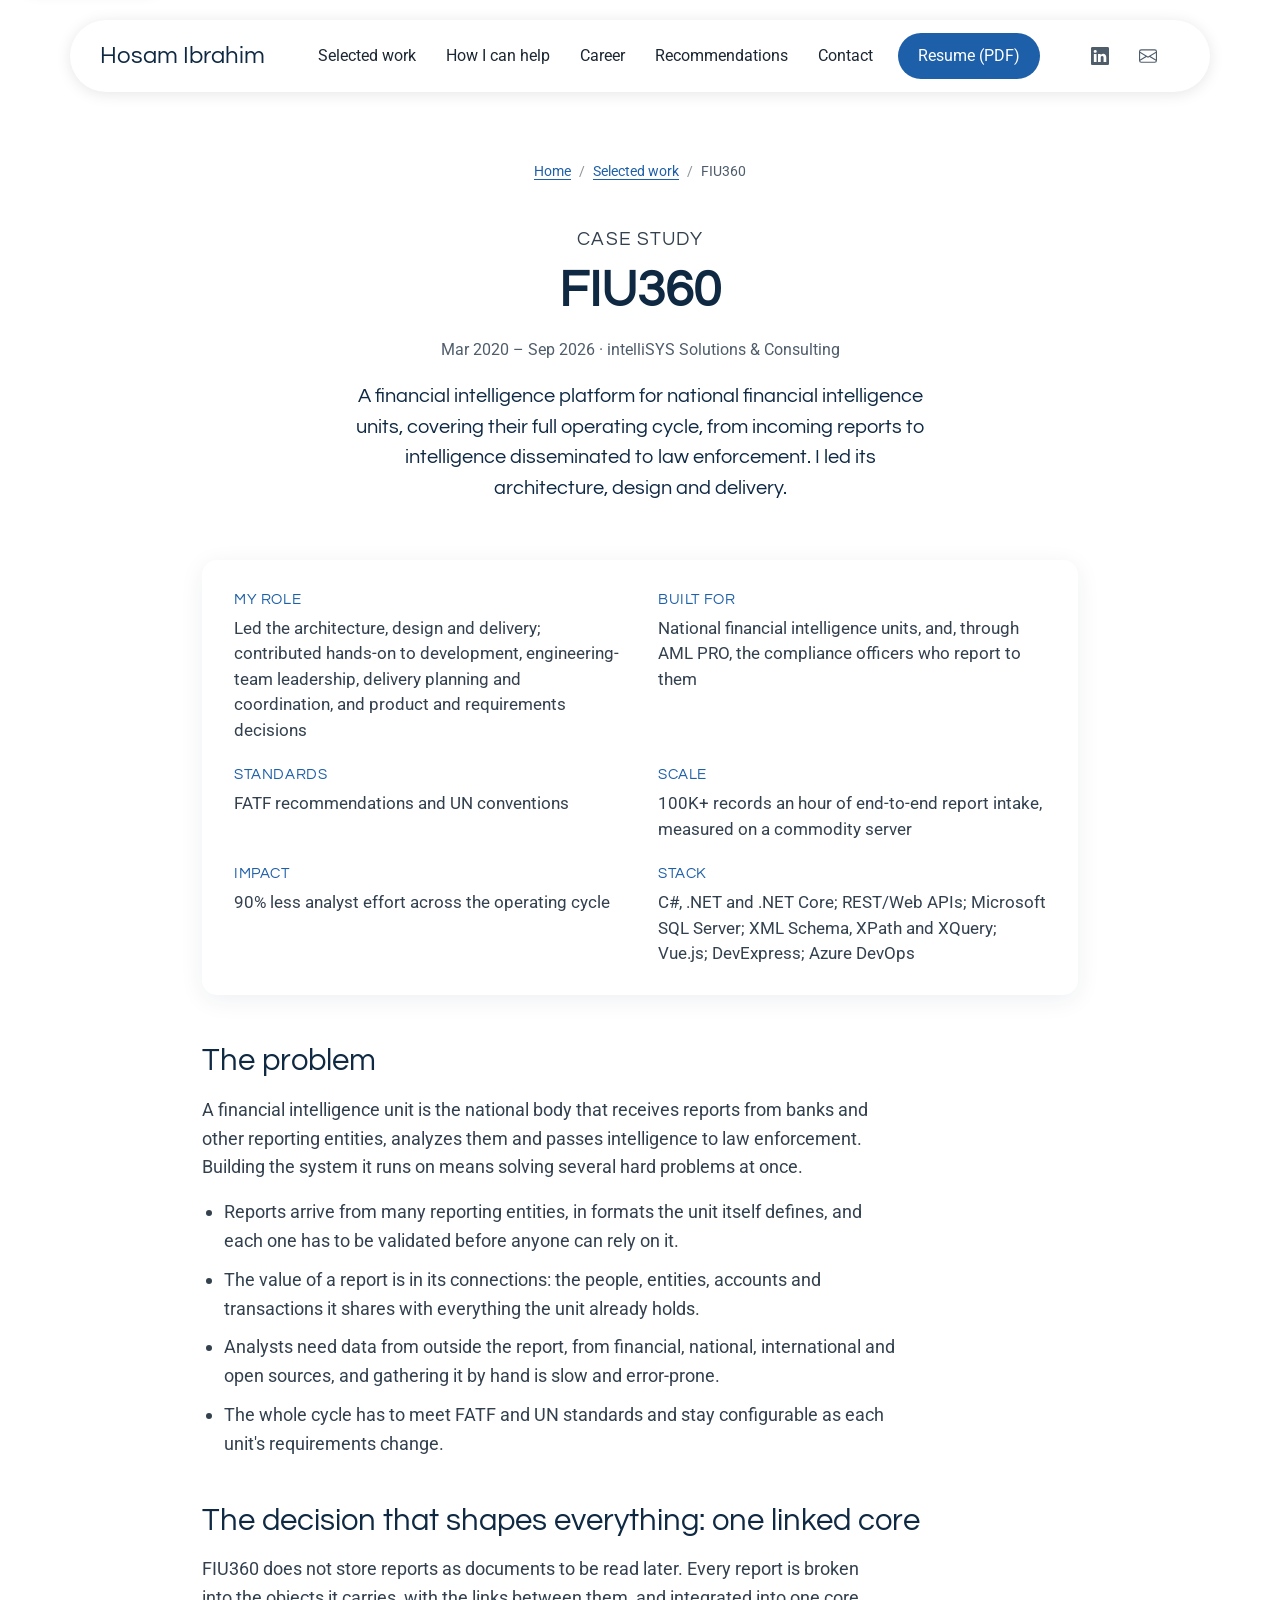
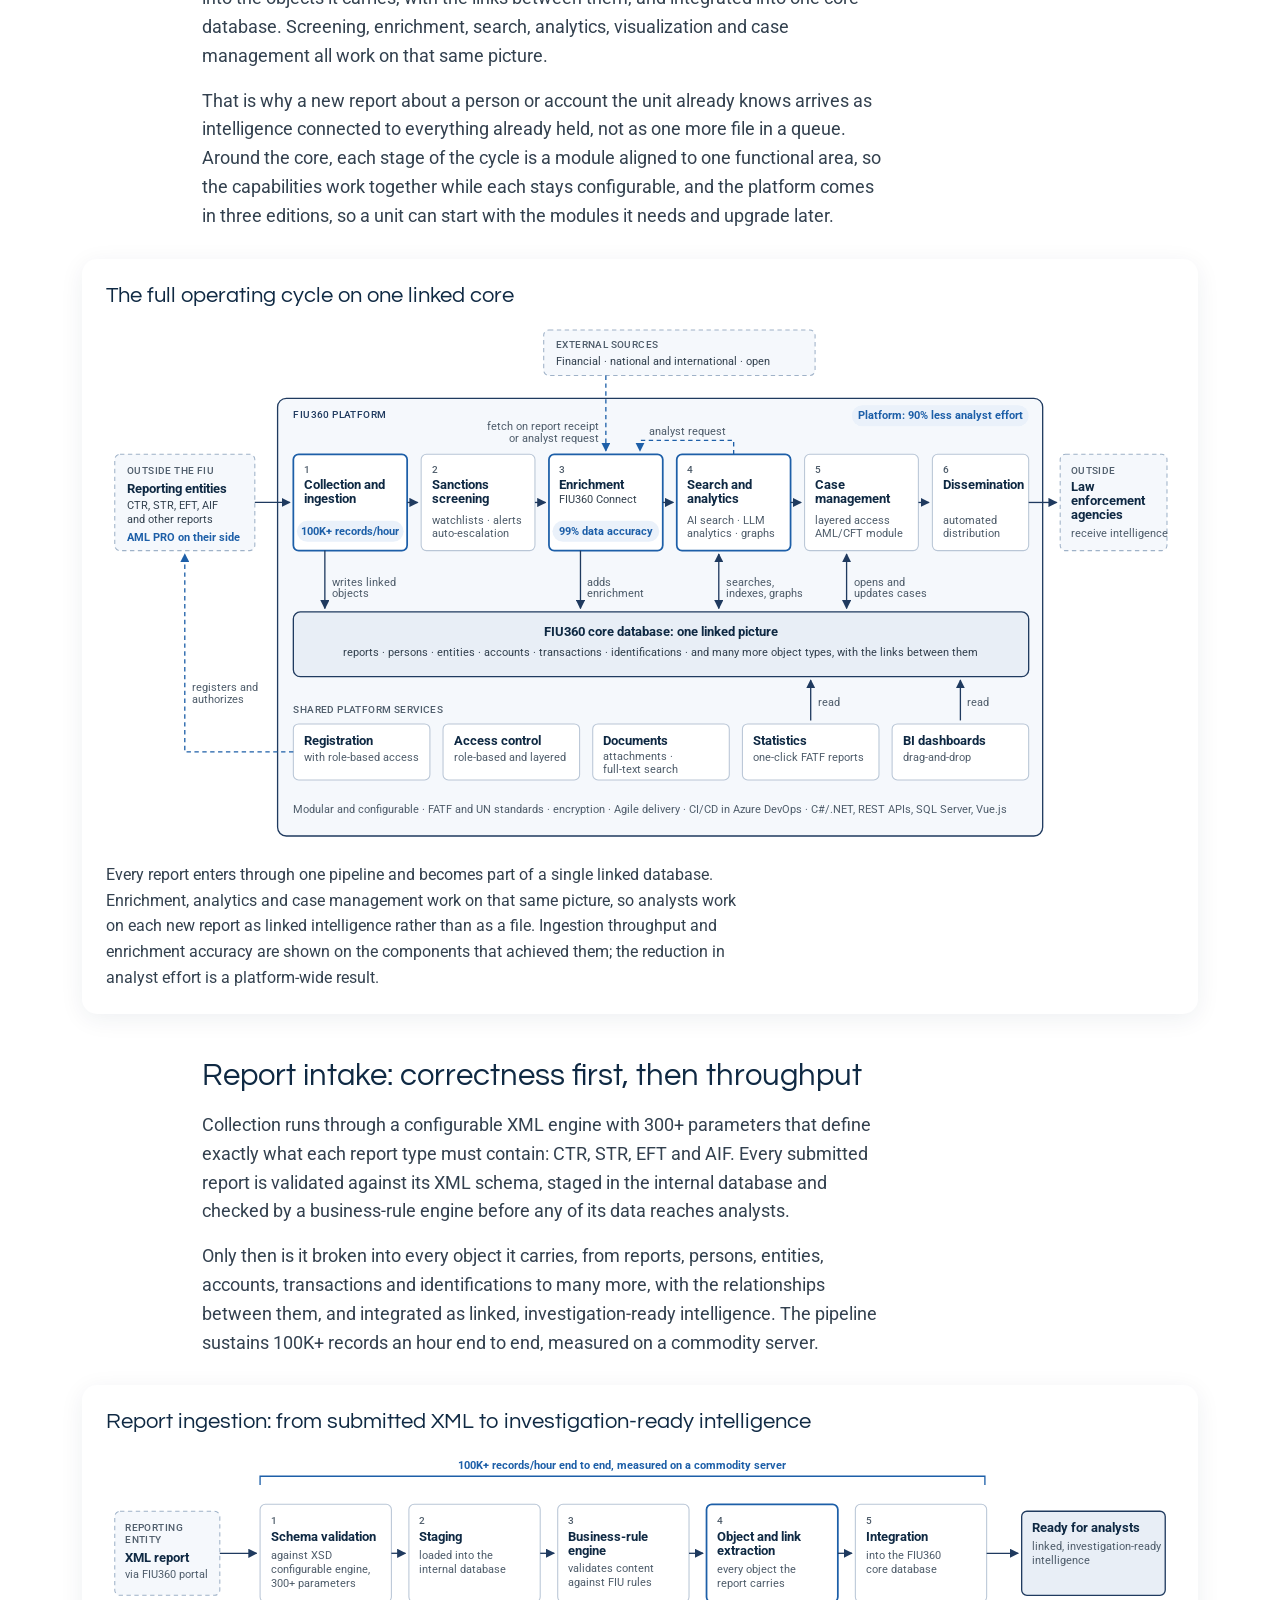
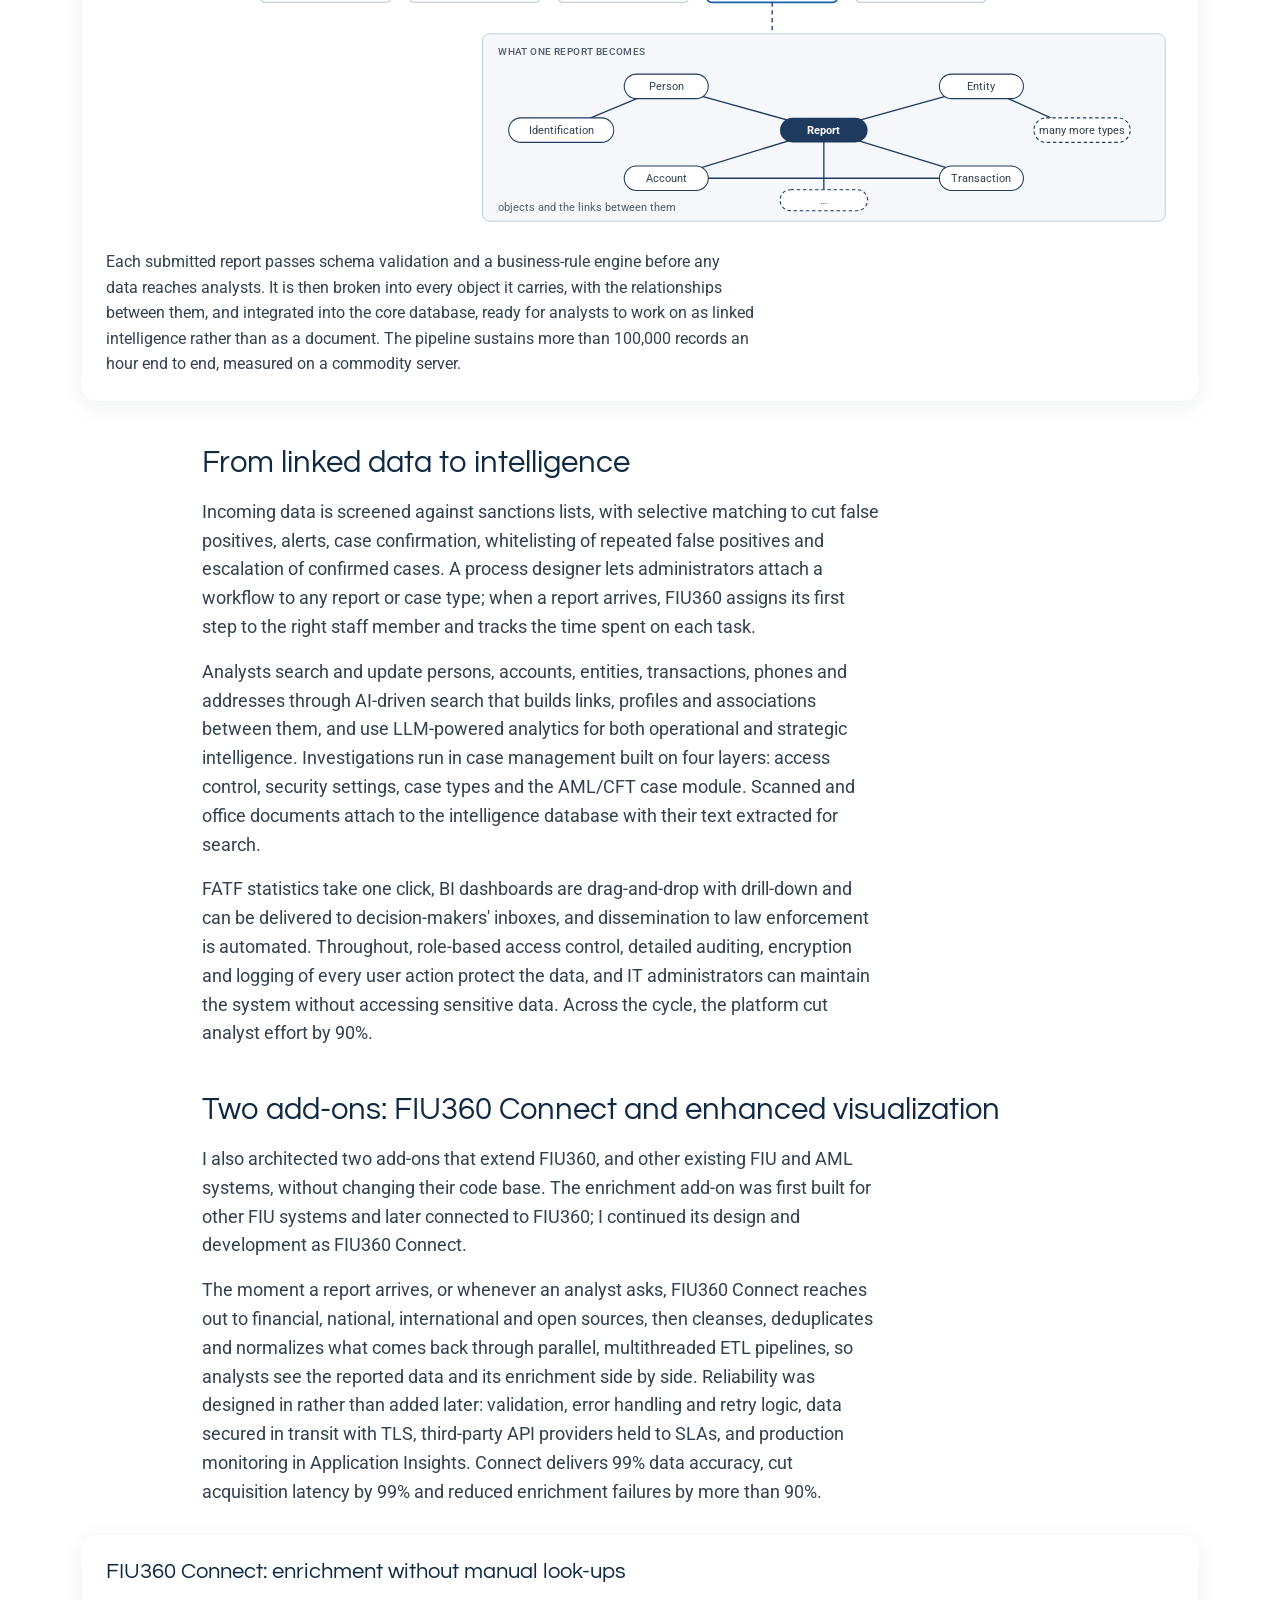
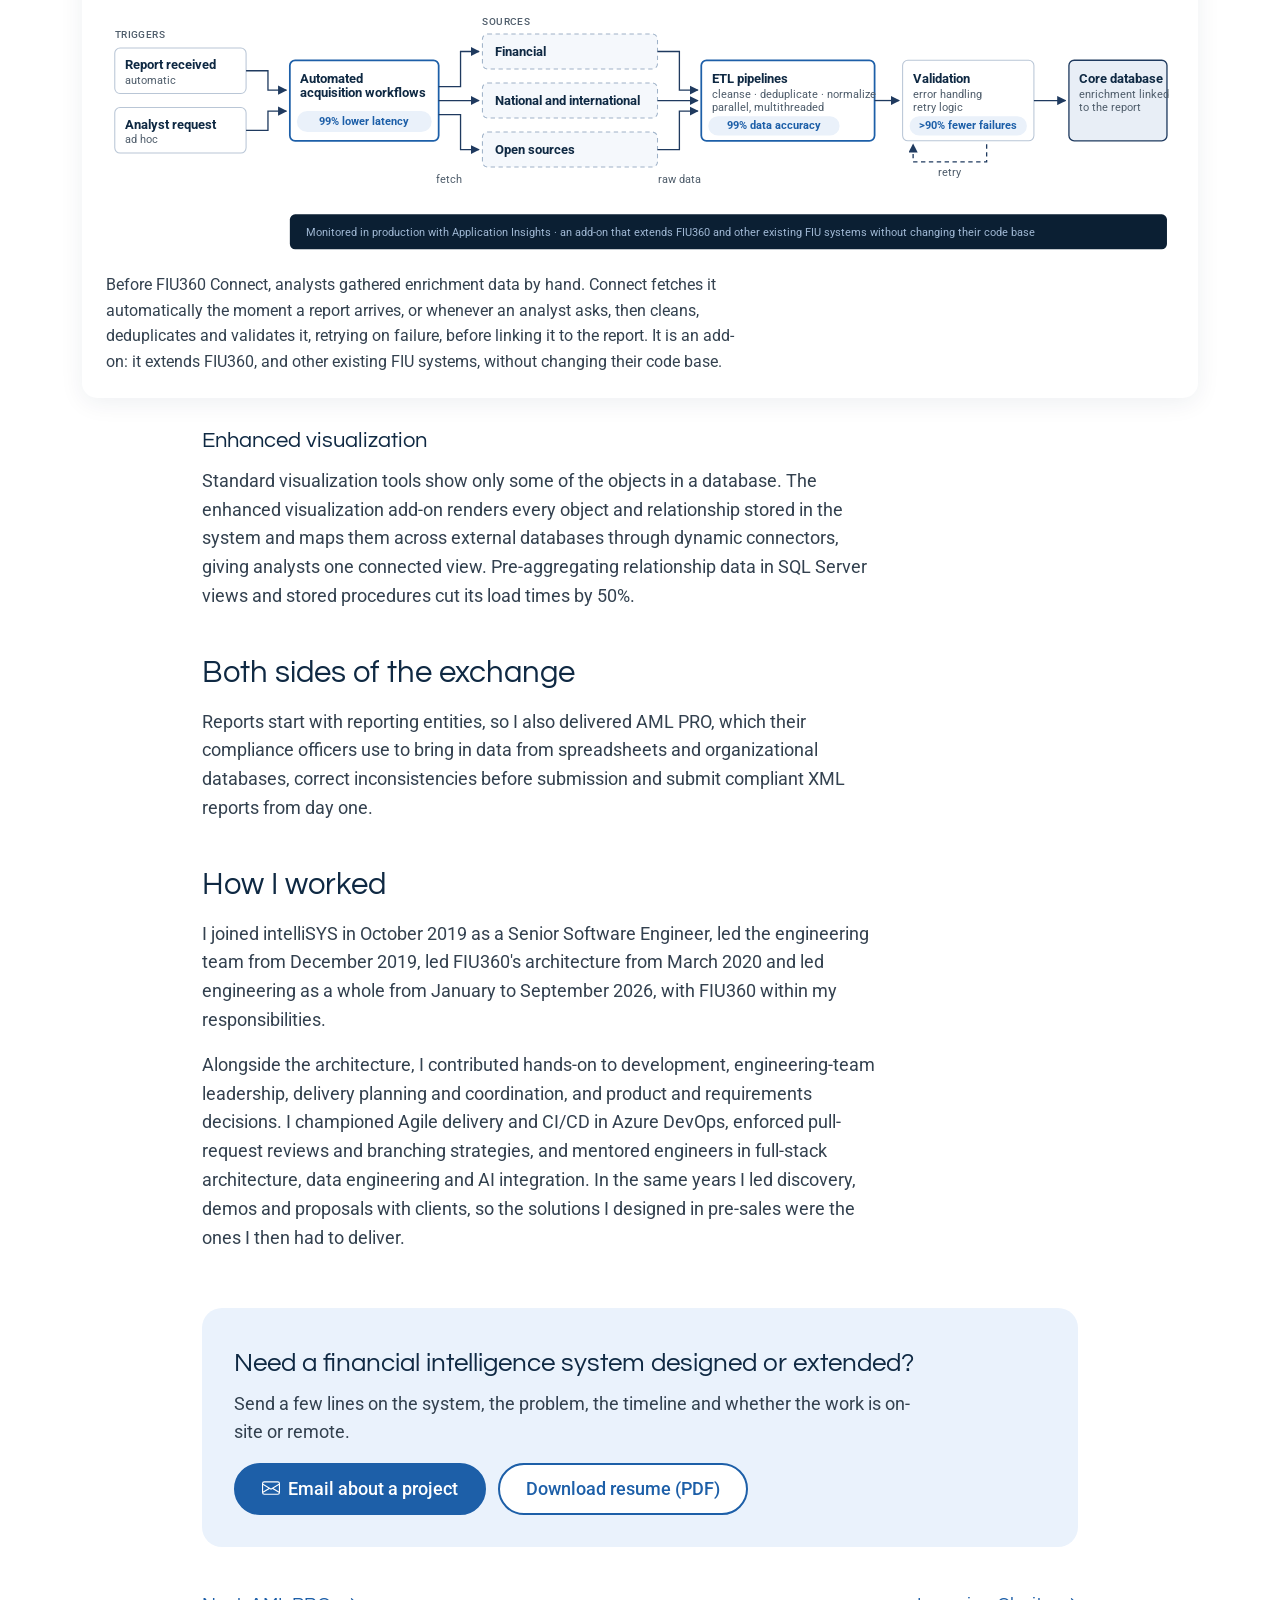
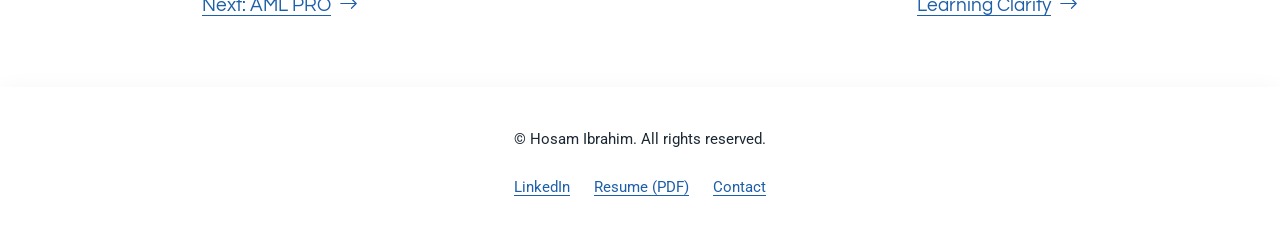
<file: fiu360.html>
<!DOCTYPE html>
<html lang="en">
<head>
  <meta charset="utf-8">
  <meta name="viewport" content="width=device-width, initial-scale=1">
  <title>FIU360: Financial Intelligence Platform | Hosam Ibrahim</title>
  <meta name="description" content="How I led FIU360&#x27;s architecture for national financial intelligence units: one linked database, 100K+ records an hour of report intake, 90% less analyst effort.">
  <link rel="canonical" href="https://hosam-f-ibrahim.github.io/fiu360.html">
  <meta property="og:title" content="FIU360: Financial Intelligence Platform | Hosam Ibrahim">
  <meta property="og:description" content="How I led FIU360&#x27;s architecture for national financial intelligence units: one linked database, 100K+ records an hour of report intake, 90% less analyst effort.">
  <meta property="og:type" content="website">
  <meta property="og:url" content="https://hosam-f-ibrahim.github.io/fiu360.html">
  <meta property="og:site_name" content="Hosam Ibrahim">
  <meta property="og:image" content="https://hosam-f-ibrahim.github.io/assets/img/og-fiu360.png">
  <meta property="og:image:width" content="1200">
  <meta property="og:image:height" content="627">
  <meta property="og:image:alt" content="FIU360 case study: a financial intelligence platform for national financial intelligence units">
  <meta name="twitter:card" content="summary_large_image">
  <script type="application/ld+json">{"@context": "https://schema.org", "@type": "Article", "headline": "FIU360", "description": "How I led FIU360's architecture for national financial intelligence units: one linked database, 100K+ records an hour of report intake, 90% less analyst effort.", "url": "https://hosam-f-ibrahim.github.io/fiu360.html", "mainEntityOfPage": "https://hosam-f-ibrahim.github.io/fiu360.html", "author": {"@type": "Person", "@id": "https://hosam-f-ibrahim.github.io/#person", "name": "Hosam Ibrahim", "url": "https://hosam-f-ibrahim.github.io/"}, "about": "FIU360 financial intelligence platform", "image": "https://hosam-f-ibrahim.github.io/assets/img/og-fiu360.png", "dateModified": "2026-11-02"}</script>
  <script type="application/ld+json">{"@context": "https://schema.org", "@type": "BreadcrumbList", "itemListElement": [{"@type": "ListItem", "position": 1, "name": "Home", "item": "https://hosam-f-ibrahim.github.io/"}, {"@type": "ListItem", "position": 2, "name": "Selected work", "item": "https://hosam-f-ibrahim.github.io/#work"}, {"@type": "ListItem", "position": 3, "name": "FIU360", "item": "https://hosam-f-ibrahim.github.io/fiu360.html"}]}</script>
  <link href="assets/img/favicon.png" rel="icon">
  <link href="assets/img/apple-touch-icon.png" rel="apple-touch-icon">
  <link rel="preload" href="assets/fonts/questrial-latin-400-normal.woff2" as="font" type="font/woff2" crossorigin>
  <link href="assets/vendor/bootstrap/css/bootstrap.min.css" rel="stylesheet">
  <link href="assets/css/icons.css" rel="stylesheet">
  <link href="assets/css/main.css" rel="stylesheet">
  <link href="assets/css/brand.css" rel="stylesheet">
  <script>
    document.documentElement.classList.add('js');
    if (!window.matchMedia('(prefers-reduced-motion: reduce)').matches) {
      var l = document.createElement('link'); l.rel = 'stylesheet'; l.href = 'assets/vendor/aos/aos.css'; document.head.appendChild(l);
    }
  </script>
  <!-- Template: EasyFolio by BootstrapMade.com, https://bootstrapmade.com/license/ -->
</head>
<body class="inner-page">
  <a class="skip-link" href="#main">Skip to content</a>
  <header id="header" class="header d-flex align-items-center sticky-top">
    <div class="header-container container-fluid container-xl position-relative d-flex align-items-center justify-content-between">
      <a href="index.html" class="logo d-flex align-items-center me-auto me-xl-0"><span class="sitename">Hosam Ibrahim</span></a>
      <nav id="navmenu" class="navmenu" aria-label="Main">
        <ul id="navlist">
          <li><a href="index.html#work">Selected work</a></li>
          <li><a href="index.html#help">How I can help</a></li>
          <li><a href="index.html#career">Career</a></li>
          <li><a href="index.html#recs">Recommendations</a></li>
          <li><a href="index.html#contact">Contact</a></li>
          <li><a class="nav-cta" href="assets/HosamIbrahim.pdf" download>Resume (PDF)</a></li>
        </ul>
      </nav>
      <a class="header-contact" href="index.html#contact">Contact</a>
      <button class="mobile-nav-toggle" type="button" aria-controls="navlist" aria-expanded="false" aria-label="Menu"><i class="bi bi-list" aria-hidden="true"></i></button>
      <div class="header-social-links">
        <a href="https://www.linkedin.com/in/hosam-ibrahim/" aria-label="LinkedIn profile"><i class="bi bi-linkedin" aria-hidden="true"></i></a>
        <a href="mailto:hosam.fazie@hotmail.com" aria-label="Email hosam.fazie@hotmail.com"><i class="bi bi-envelope" aria-hidden="true"></i></a>
      </div>
    </div>
  </header>
<style>.case-figure .t{font:600 14.56px "Roboto",Arial,sans-serif;fill:#0f2943;}
.case-figure .s{font:400 12.88px "Roboto",Arial,sans-serif;fill:#33414f;}
.case-figure .a{font:400 12.32px "Roboto",Arial,sans-serif;fill:#4f5d6b;}
.case-figure .k{font:500 11.76px "Roboto",Arial,sans-serif;fill:#4f5d6b;letter-spacing:.04em;}
.case-figure .kb{font:500 11.76px "Roboto",Arial,sans-serif;fill:#1f3a5f;letter-spacing:.04em;}
.case-figure .m{font:700 12.88px "Roboto",Arial,sans-serif;fill:#1d5fa8;}
.case-figure .bx{fill:#ffffff;stroke:#b9c6d6;stroke-width:1.2;}
.case-figure .hot{fill:#ffffff;stroke:#1d5fa8;stroke-width:2;}
.case-figure .ext{fill:#f5f8fc;stroke:#9FB2C8;stroke-width:1.2;stroke-dasharray:5 4;}
.case-figure .zone{fill:#f5f8fc;stroke:#1f3a5f;stroke-width:1.5;}
.case-figure .core{fill:#E8EEF6;stroke:#1f3a5f;stroke-width:1.5;}
.case-figure .pill{fill:#EAF1FA;stroke:none;}
.case-figure .ln{stroke:#1f3a5f;stroke-width:1.5;fill:none;}
.case-figure .lnb{stroke:#1d5fa8;stroke-width:1.5;fill:none;}
.case-figure .dash{stroke-dasharray:5 4;}
.case-figure .node{fill:#ffffff;stroke:#1f3a5f;stroke-width:1.2;}</style>
  <main class="main" id="main">

    <div class="page-title">
      <div class="container">
        <nav class="breadcrumbs" aria-label="Breadcrumb"><ol class="breadcrumb"><li class="breadcrumb-item"><a href="index.html">Home</a></li><li class="breadcrumb-item"><a href="index.html#work">Selected work</a></li><li class="breadcrumb-item active" aria-current="page">FIU360</li></ol></nav>
        <div class="title-wrapper"><p class="case-eyebrow">Case study</p><h1>FIU360</h1><p class="case-meta">Mar 2020 – Sep 2026 · intelliSYS Solutions &amp; Consulting</p><p class="case-lead">A financial intelligence platform for national financial intelligence units, covering their full operating cycle, from incoming reports to intelligence disseminated to law enforcement. I led its architecture, design and delivery.</p></div>
      </div>
    </div>
    <section class="section pt-2">
      <div class="container case-body">
        <div class="glance" role="region" aria-labelledby="glance-h"><h2 id="glance-h" class="visually-hidden">At a glance</h2><dl><div class="g-item"><dt>My role</dt><dd>Led the architecture, design and delivery; contributed hands-on to development, engineering-team leadership, delivery planning and coordination, and product and requirements decisions</dd></div><div class="g-item"><dt>Built for</dt><dd>National financial intelligence units, and, through AML PRO, the compliance officers who report to them</dd></div><div class="g-item"><dt>Standards</dt><dd>FATF recommendations and UN conventions</dd></div><div class="g-item"><dt>Scale</dt><dd>100K+ records an hour of end-to-end report intake, measured on a commodity server</dd></div><div class="g-item"><dt>Impact</dt><dd>90% less analyst effort across the operating cycle</dd></div><div class="g-item"><dt>Stack</dt><dd>C#, .NET and .NET Core; REST/Web APIs; Microsoft SQL Server; XML Schema, XPath and XQuery; Vue.js; DevExpress; Azure DevOps</dd></div></dl></div>
        <div class="case-sec" data-aos="fade-up"><h2>The problem</h2>
          <p>A financial intelligence unit is the national body that receives reports from banks and other reporting entities, analyzes them and passes intelligence to law enforcement. Building the system it runs on means solving several hard problems at once.</p>
          <ul class="case-list"><li>Reports arrive from many reporting entities, in formats the unit itself defines, and each one has to be validated before anyone can rely on it.</li><li>The value of a report is in its connections: the people, entities, accounts and transactions it shares with everything the unit already holds.</li><li>Analysts need data from outside the report, from financial, national, international and open sources, and gathering it by hand is slow and error-prone.</li><li>The whole cycle has to meet FATF and UN standards and stay configurable as each unit&#x27;s requirements change.</li></ul>
        </div>
        <div class="case-sec" data-aos="fade-up"><h2>The decision that shapes everything: one linked core</h2>
          <p>FIU360 does not store reports as documents to be read later. Every report is broken into the objects it carries, with the links between them, and integrated into one core database. Screening, enrichment, search, analytics, visualization and case management all work on that same picture.</p>
          <p>That is why a new report about a person or account the unit already knows arrives as intelligence connected to everything already held, not as one more file in a queue. Around the core, each stage of the cycle is a module aligned to one functional area, so the capabilities work together while each stays configurable, and the platform comes in three editions, so a unit can start with the modules it needs and upgrade later.</p>
          <figure class="case-figure" id="d1">
            <h3>The full operating cycle on one linked core</h3>
            <div class="scroller" tabindex="0" role="group" aria-label="Diagram, scroll sideways on small screens"><svg viewBox="0 0 1220 600" role="img" aria-label="Reports from reporting entities pass through ingestion, screening, enrichment, analytics and case management to dissemination to law enforcement; ingestion, enrichment, analytics and case management work on one linked core database, supported by shared platform services.">
  <defs>
    <marker id="d1a" viewBox="0 0 10 10" refX="9" refY="5" markerWidth="7" markerHeight="7" orient="auto-start-reverse"><path d="M0,0L10,5L0,10z" fill="#1F3A5F"/></marker>
    <marker id="d1b" viewBox="0 0 10 10" refX="9" refY="5" markerWidth="7" markerHeight="7" orient="auto-start-reverse"><path d="M0,0L10,5L0,10z" fill="#1D5FA8"/></marker>
  </defs>

  <!-- outside left -->
  <rect x="10" y="150" width="160" height="110" rx="6" class="ext"/>
  <text x="24" y="172" class="k">OUTSIDE THE FIU</text>
  <text x="24" y="194" class="t">Reporting entities</text>
  <text x="24" y="213" class="s">CTR, STR, EFT, AIF</text>
  <text x="24" y="229" class="s">and other reports</text>
  <text x="24" y="249" class="m">AML PRO on their side</text>

  <!-- outside top -->
  <rect x="500" y="8" width="310" height="52" rx="6" class="ext"/>
  <text x="514" y="28" class="k">EXTERNAL SOURCES</text>
  <text x="514" y="48" class="s">Financial · national and international · open</text>

  <!-- outside right -->
  <rect x="1090" y="150" width="122" height="110" rx="6" class="ext"/>
  <text x="1102" y="172" class="k">OUTSIDE</text>
  <text x="1102" y="192" class="t">Law</text>
  <text x="1102" y="208" class="t">enforcement</text>
  <text x="1102" y="224" class="t">agencies</text>
  <text x="1102" y="244" class="a">receive intelligence</text>

  <!-- platform zone -->
  <rect x="196" y="86" width="874" height="500" rx="10" class="zone"/>
  <text x="214" y="108" class="kb">FIU360 PLATFORM</text>
  <rect x="852" y="94" width="202" height="24" rx="12" class="pill"/>
  <text x="953" y="110" class="m" text-anchor="middle">Platform: 90% less analyst effort</text>

  <!-- main row: 6 stages, w=130, gap=16, start x=214 -->
  <g>
    <rect x="214" y="150" width="130" height="110" rx="6" class="hot"/>
    <text x="226" y="171" class="k">1</text>
    <text x="226" y="190" class="t">Collection and</text>
    <text x="226" y="206" class="t">ingestion</text>
    <rect x="218" y="226" width="122" height="24" rx="12" class="pill"/>
    <text x="279" y="242" class="m" text-anchor="middle">100K+ records/hour</text>

    <rect x="360" y="150" width="130" height="110" rx="6" class="bx"/>
    <text x="372" y="171" class="k">2</text>
    <text x="372" y="190" class="t">Sanctions</text>
    <text x="372" y="206" class="t">screening</text>
    <text x="372" y="230" class="a">watchlists · alerts</text>
    <text x="372" y="245" class="a">auto-escalation</text>

    <rect x="506" y="150" width="130" height="110" rx="6" class="hot"/>
    <text x="518" y="171" class="k">3</text>
    <text x="518" y="190" class="t">Enrichment</text>
    <text x="518" y="206" class="s">FIU360 Connect</text>
    <rect x="510" y="226" width="122" height="24" rx="12" class="pill"/>
    <text x="571" y="242" class="m" text-anchor="middle">99% data accuracy</text>

    <rect x="652" y="150" width="130" height="110" rx="6" class="hot"/>
    <text x="664" y="171" class="k">4</text>
    <text x="664" y="190" class="t">Search and</text>
    <text x="664" y="206" class="t">analytics</text>
    <text x="664" y="230" class="a">AI search · LLM</text>
    <text x="664" y="245" class="a">analytics · graphs</text>

    <rect x="798" y="150" width="130" height="110" rx="6" class="bx"/>
    <text x="810" y="171" class="k">5</text>
    <text x="810" y="190" class="t">Case</text>
    <text x="810" y="206" class="t">management</text>
    <text x="810" y="230" class="a">layered access</text>
    <text x="810" y="245" class="a">AML/CFT module</text>

    <rect x="944" y="150" width="110" height="110" rx="6" class="bx"/>
    <text x="956" y="171" class="k">6</text>
    <text x="956" y="190" class="t">Dissemination</text>
    <text x="956" y="230" class="a">automated</text>
    <text x="956" y="245" class="a">distribution</text>
  </g>

  <!-- main flow arrows -->
  <path d="M170,205 L210,205" class="ln" marker-end="url(#d1a)"/>
  <path d="M344,205 L356,205" class="ln" marker-end="url(#d1a)"/>
  <path d="M490,205 L502,205" class="ln" marker-end="url(#d1a)"/>
  <path d="M636,205 L648,205" class="ln" marker-end="url(#d1a)"/>
  <path d="M782,205 L794,205" class="ln" marker-end="url(#d1a)"/>
  <path d="M928,205 L940,205" class="ln" marker-end="url(#d1a)"/>
  <path d="M1054,205 L1086,205" class="ln" marker-end="url(#d1a)"/>

  <!-- external sources into enrichment -->
  <path d="M571,60 L571,146" class="lnb dash" marker-end="url(#d1b)"/>
  <text x="563" y="122" class="a" text-anchor="end">fetch on report receipt</text>
  <text x="563" y="136" class="a" text-anchor="end">or analyst request</text>

  <!-- analyst request loop: analytics back to enrichment -->
  <path d="M717,150 L717,134 L610,134 L610,146" class="lnb dash" marker-end="url(#d1b)"/>
  <text x="664" y="128" class="a" text-anchor="middle">analyst request</text>

  <!-- core database -->
  <rect x="214" y="330" width="840" height="74" rx="8" class="core"/>
  <text x="634" y="358" class="t" text-anchor="middle">FIU360 core database: one linked picture</text>
  <text x="634" y="380" class="s" text-anchor="middle">reports · persons · entities · accounts · transactions · identifications · and many more object types, with the links between them</text>

  <!-- stage to core arrows with labels -->
  <path d="M250,260 L250,326" class="ln" marker-end="url(#d1a)"/>
  <text x="258" y="300" class="a">writes linked</text>
  <text x="258" y="313" class="a">objects</text>
  <path d="M542,260 L542,326" class="ln" marker-end="url(#d1a)"/>
  <text x="550" y="300" class="a">adds</text>
  <text x="550" y="313" class="a">enrichment</text>
  <path d="M700,264 L700,326" class="ln" marker-start="url(#d1a)" marker-end="url(#d1a)"/>
  <text x="708" y="300" class="a">searches,</text>
  <text x="708" y="313" class="a">indexes, graphs</text>
  <path d="M846,264 L846,326" class="ln" marker-start="url(#d1a)" marker-end="url(#d1a)"/>
  <text x="854" y="300" class="a">opens and</text>
  <text x="854" y="313" class="a">updates cases</text>

  <!-- shared services -->
  <text x="214" y="446" class="k">SHARED PLATFORM SERVICES</text>
  <g>
    <rect x="214" y="458" width="156" height="64" rx="6" class="bx"/>
    <text x="226" y="482" class="t">Registration</text>
    <text x="226" y="500" class="a">with role-based access</text>
    <rect x="385" y="458" width="156" height="64" rx="6" class="bx"/>
    <text x="397" y="482" class="t">Access control</text>
    <text x="397" y="500" class="a">role-based and layered</text>
    <rect x="556" y="458" width="156" height="64" rx="6" class="bx"/>
    <text x="568" y="482" class="t">Documents</text>
    <text x="568" y="499" class="a">attachments ·</text>
    <text x="568" y="514" class="a">full-text search</text>
    <rect x="727" y="458" width="156" height="64" rx="6" class="bx"/>
    <text x="739" y="482" class="t">Statistics</text>
    <text x="739" y="500" class="a">one-click FATF reports</text>
    <rect x="898" y="458" width="156" height="64" rx="6" class="bx"/>
    <text x="910" y="482" class="t">BI dashboards</text>
    <text x="910" y="500" class="a">drag-and-drop</text>
  </g>
  <!-- registration authorizes reporting entities -->
  <path d="M214,490 L90,490 L90,264" class="lnb dash" marker-end="url(#d1b)"/>
  <text x="98" y="420" class="a">registers and</text>
  <text x="98" y="434" class="a">authorizes</text>
  <!-- statistics and BI read core -->
  <path d="M805,454 L805,408" class="ln" marker-end="url(#d1a)"/>
  <path d="M976,454 L976,408" class="ln" marker-end="url(#d1a)"/>
  <text x="984" y="438" class="a">read</text>
  <text x="813" y="438" class="a">read</text>

  <text x="214" y="560" class="a">Modular and configurable · FATF and UN standards · encryption · Agile delivery · CI/CD in Azure DevOps · C#/.NET, REST APIs, SQL Server, Vue.js</text>
</svg></div>
            <p class="fig-full"><a href="assets/img/diagrams/fiu360-d1.svg">Open the diagram full size</a></p>
            <figcaption>Every report enters through one pipeline and becomes part of a single linked database. Enrichment, analytics and case management work on that same picture, so analysts work on each new report as linked intelligence rather than as a file. Ingestion throughput and enrichment accuracy are shown on the components that achieved them; the reduction in analyst effort is a platform-wide result.</figcaption>
          </figure>
        </div>
        <div class="case-sec" data-aos="fade-up"><h2>Report intake: correctness first, then throughput</h2>
          <p>Collection runs through a configurable XML engine with 300+ parameters that define exactly what each report type must contain: CTR, STR, EFT and AIF. Every submitted report is validated against its XML schema, staged in the internal database and checked by a business-rule engine before any of its data reaches analysts.</p>
          <p>Only then is it broken into every object it carries, from reports, persons, entities, accounts, transactions and identifications to many more, with the relationships between them, and integrated as linked, investigation-ready intelligence. The pipeline sustains 100K+ records an hour end to end, measured on a commodity server.</p>
          <figure class="case-figure" id="d2">
            <h3>Report ingestion: from submitted XML to investigation-ready intelligence</h3>
            <div class="scroller" tabindex="0" role="group" aria-label="Diagram, scroll sideways on small screens"><svg viewBox="0 0 1220 440" role="img" aria-label="A submitted XML report is validated against its schema, staged, checked by a business-rule engine, broken into linked objects and integrated into the core database, at more than 100,000 records an hour end to end, measured on a commodity server.">
  <defs>
    <marker id="d2a" viewBox="0 0 10 10" refX="9" refY="5" markerWidth="7" markerHeight="7" orient="auto-start-reverse"><path d="M0,0L10,5L0,10z" fill="#1F3A5F"/></marker>
  </defs>
  <!-- throughput bracket -->
  <path d="M176,40 L176,30 L1004,30 L1004,40" class="lnb"/>
  <text x="590" y="22" class="m" text-anchor="middle">100K+ records/hour end to end, measured on a commodity server</text>

  <!-- source -->
  <rect x="10" y="70" width="120" height="96" rx="6" class="ext"/>
  <text x="22" y="92" class="k">REPORTING</text>
  <text x="22" y="106" class="k">ENTITY</text>
  <text x="22" y="128" class="t">XML report</text>
  <text x="22" y="146" class="a">via FIU360 portal</text>

  <!-- steps: w=150, gap=20, start 176 -->
  <rect x="176" y="62" width="150" height="112" rx="6" class="bx"/>
  <text x="188" y="84" class="k">1</text>
  <text x="188" y="104" class="t">Schema validation</text>
  <text x="188" y="124" class="a">against XSD</text>
  <text x="188" y="140" class="a">configurable engine,</text>
  <text x="188" y="156" class="a">300+ parameters</text>

  <rect x="346" y="62" width="150" height="112" rx="6" class="bx"/>
  <text x="358" y="84" class="k">2</text>
  <text x="358" y="104" class="t">Staging</text>
  <text x="358" y="124" class="a">loaded into the</text>
  <text x="358" y="140" class="a">internal database</text>

  <rect x="516" y="62" width="150" height="112" rx="6" class="bx"/>
  <text x="528" y="84" class="k">3</text>
  <text x="528" y="104" class="t">Business-rule</text>
  <text x="528" y="120" class="t">engine</text>
  <text x="528" y="139" class="a">validates content</text>
  <text x="528" y="155" class="a">against FIU rules</text>

  <rect x="686" y="62" width="150" height="112" rx="6" class="hot"/>
  <text x="698" y="84" class="k">4</text>
  <text x="698" y="104" class="t">Object and link</text>
  <text x="698" y="120" class="t">extraction</text>
  <text x="698" y="140" class="a">every object the</text>
  <text x="698" y="156" class="a">report carries</text>

  <rect x="856" y="62" width="150" height="112" rx="6" class="bx"/>
  <text x="868" y="84" class="k">5</text>
  <text x="868" y="104" class="t">Integration</text>
  <text x="868" y="124" class="a">into the FIU360</text>
  <text x="868" y="140" class="a">core database</text>

  <rect x="1046" y="70" width="164" height="96" rx="6" class="core"/>
  <text x="1058" y="94" class="t">Ready for analysts</text>
  <text x="1058" y="114" class="a">linked, investigation-ready</text>
  <text x="1058" y="130" class="a">intelligence</text>

  <path d="M130,118 L172,118" class="ln" marker-end="url(#d2a)"/>
  <path d="M326,118 L342,118" class="ln" marker-end="url(#d2a)"/>
  <path d="M496,118 L512,118" class="ln" marker-end="url(#d2a)"/>
  <path d="M666,118 L682,118" class="ln" marker-end="url(#d2a)"/>
  <path d="M836,118 L852,118" class="ln" marker-end="url(#d2a)"/>
  <path d="M1006,118 L1042,118" class="ln" marker-end="url(#d2a)"/>

  <!-- what step 4 produces: a small graph -->
  <path d="M761,174 L761,206" class="ln dash"/>
  <rect x="430" y="210" width="780" height="214" rx="8" fill="#F5F7FA" stroke="#B9C6D6"/>
  <text x="448" y="234" class="k">WHAT ONE REPORT BECOMES</text>
  <!-- edges -->
  <g class="ln">
    <line x1="820" y1="320" x2="640" y2="270"/>
    <line x1="820" y1="320" x2="640" y2="375"/>
    <line x1="820" y1="320" x2="1000" y2="270"/>
    <line x1="820" y1="320" x2="1000" y2="375"/>
    <line x1="820" y1="320" x2="820" y2="400"/>
    <line x1="640" y1="270" x2="520" y2="320"/>
    <line x1="640" y1="375" x2="1000" y2="375"/>
    <line x1="1000" y1="270" x2="1110" y2="320"/>
  </g>
  <!-- nodes -->
  <rect x="770" y="306" width="100" height="28" rx="14" fill="#1F3A5F"/>
  <text x="820" y="324" font-size="12" font-weight="700" fill="#FFFFFF" text-anchor="middle" font-family="Source Sans 3, Arial">Report</text>
  <rect x="592" y="256" width="96" height="28" rx="14" class="node"/><text x="640" y="274" class="s" text-anchor="middle">Person</text>
  <rect x="592" y="361" width="96" height="28" rx="14" class="node"/><text x="640" y="379" class="s" text-anchor="middle">Account</text>
  <rect x="952" y="256" width="96" height="28" rx="14" class="node"/><text x="1000" y="274" class="s" text-anchor="middle">Entity</text>
  <rect x="952" y="361" width="96" height="28" rx="14" class="node"/><text x="1000" y="379" class="s" text-anchor="middle">Transaction</text>
  <rect x="460" y="306" width="120" height="28" rx="14" class="node"/><text x="520" y="324" class="s" text-anchor="middle">Identification</text>
  <rect x="1060" y="306" width="110" height="28" rx="14" class="node" stroke-dasharray="4 3"/><text x="1115" y="324" class="s" text-anchor="middle">many more types</text>
  <rect x="770" y="388" width="100" height="24" rx="12" class="node" stroke-dasharray="4 3"/><text x="820" y="404" class="a" text-anchor="middle">…</text>
  <text x="448" y="412" class="a">objects and the links between them</text>
</svg></div>
            <p class="fig-full"><a href="assets/img/diagrams/fiu360-d2.svg">Open the diagram full size</a></p>
            <figcaption>Each submitted report passes schema validation and a business-rule engine before any data reaches analysts. It is then broken into every object it carries, with the relationships between them, and integrated into the core database, ready for analysts to work on as linked intelligence rather than as a document. The pipeline sustains more than 100,000 records an hour end to end, measured on a commodity server.</figcaption>
          </figure>
        </div>
        <div class="case-sec" data-aos="fade-up"><h2>From linked data to intelligence</h2>
          <p>Incoming data is screened against sanctions lists, with selective matching to cut false positives, alerts, case confirmation, whitelisting of repeated false positives and escalation of confirmed cases. A process designer lets administrators attach a workflow to any report or case type; when a report arrives, FIU360 assigns its first step to the right staff member and tracks the time spent on each task.</p>
          <p>Analysts search and update persons, accounts, entities, transactions, phones and addresses through AI-driven search that builds links, profiles and associations between them, and use LLM-powered analytics for both operational and strategic intelligence. Investigations run in case management built on four layers: access control, security settings, case types and the AML/CFT case module. Scanned and office documents attach to the intelligence database with their text extracted for search.</p>
          <p>FATF statistics take one click, BI dashboards are drag-and-drop with drill-down and can be delivered to decision-makers&#x27; inboxes, and dissemination to law enforcement is automated. Throughout, role-based access control, detailed auditing, encryption and logging of every user action protect the data, and IT administrators can maintain the system without accessing sensitive data. Across the cycle, the platform cut analyst effort by 90%.</p>
        </div>
        <div class="case-sec" data-aos="fade-up"><h2>Two add-ons: FIU360 Connect and enhanced visualization</h2>
          <p>I also architected two add-ons that extend FIU360, and other existing FIU and AML systems, without changing their code base. The enrichment add-on was first built for other FIU systems and later connected to FIU360; I continued its design and development as FIU360 Connect.</p>
          <p>The moment a report arrives, or whenever an analyst asks, FIU360 Connect reaches out to financial, national, international and open sources, then cleanses, deduplicates and normalizes what comes back through parallel, multithreaded ETL pipelines, so analysts see the reported data and its enrichment side by side. Reliability was designed in rather than added later: validation, error handling and retry logic, data secured in transit with TLS, third-party API providers held to SLAs, and production monitoring in Application Insights. Connect delivers 99% data accuracy, cut acquisition latency by 99% and reduced enrichment failures by more than 90%.</p>
          <figure class="case-figure" id="d3">
            <h3>FIU360 Connect: enrichment without manual look-ups</h3>
            <div class="scroller" tabindex="0" role="group" aria-label="Diagram, scroll sideways on small screens"><svg viewBox="0 0 1220 296" role="img" aria-label="When a report arrives or an analyst asks, automated workflows fetch data from financial, national and international, and open sources, then cleanse, deduplicate and normalize it, validate it with retries, and add it to the core database.">
  <defs>
    <marker id="d3a" viewBox="0 0 10 10" refX="9" refY="5" markerWidth="7" markerHeight="7" orient="auto-start-reverse"><path d="M0,0L10,5L0,10z" fill="#1F3A5F"/></marker>
  </defs>
  <!-- triggers -->
  <text x="10" y="44" class="k">TRIGGERS</text>
  <rect x="10" y="56" width="150" height="52" rx="6" class="bx"/>
  <text x="22" y="80" class="t">Report received</text>
  <text x="22" y="97" class="a">automatic</text>
  <rect x="10" y="124" width="150" height="52" rx="6" class="bx"/>
  <text x="22" y="148" class="t">Analyst request</text>
  <text x="22" y="165" class="a">ad hoc</text>

  <!-- workflows -->
  <rect x="210" y="70" width="170" height="92" rx="6" class="hot"/>
  <text x="222" y="96" class="t">Automated</text>
  <text x="222" y="112" class="t">acquisition workflows</text>
  <rect x="218" y="128" width="154" height="24" rx="12" class="pill"/>
  <text x="295" y="144" class="m" text-anchor="middle">99% lower latency</text>
  <path d="M160,82 L185,82 L185,104 L206,104" class="ln" marker-end="url(#d3a)"/>
  <path d="M160,150 L185,150 L185,128 L206,128" class="ln" marker-end="url(#d3a)"/>

  <!-- sources -->
  <text x="430" y="30" class="k">SOURCES</text>
  <rect x="430" y="40" width="200" height="40" rx="6" class="ext"/>
  <text x="444" y="65" class="t">Financial</text>
  <rect x="430" y="96" width="200" height="40" rx="6" class="ext"/>
  <text x="444" y="121" class="t">National and international</text>
  <rect x="430" y="152" width="200" height="40" rx="6" class="ext"/>
  <text x="444" y="177" class="t">Open sources</text>
  <path d="M380,100 L405,100 L405,60 L426,60" class="ln" marker-end="url(#d3a)"/>
  <path d="M380,116 L426,116" class="ln" marker-end="url(#d3a)"/>
  <path d="M380,132 L405,132 L405,172 L426,172" class="ln" marker-end="url(#d3a)"/>
  <text x="392" y="210" class="a" text-anchor="middle">fetch</text>

  <!-- ETL -->
  <rect x="680" y="70" width="198" height="92" rx="6" class="hot"/>
  <text x="692" y="96" class="t">ETL pipelines</text>
  <text x="692" y="113" class="a">cleanse · deduplicate · normalize</text>
  <text x="692" y="128" class="a">parallel, multithreaded</text>
  <rect x="688" y="134" width="150" height="22" rx="11" class="pill"/>
  <text x="763" y="149" class="m" text-anchor="middle">99% data accuracy</text>
  <path d="M630,60 L655,60 L655,104 L676,104" class="ln" marker-end="url(#d3a)"/>
  <path d="M630,116 L676,116" class="ln" marker-end="url(#d3a)"/>
  <path d="M630,172 L655,172 L655,128 L676,128" class="ln" marker-end="url(#d3a)"/>
  <text x="655" y="210" class="a" text-anchor="middle">raw data</text>

  <!-- validation -->
  <rect x="910" y="70" width="150" height="92" rx="6" class="bx"/>
  <text x="922" y="96" class="t">Validation</text>
  <text x="922" y="113" class="a">error handling</text>
  <text x="922" y="128" class="a">retry logic</text>
  <rect x="918" y="134" width="134" height="22" rx="11" class="pill"/>
  <text x="985" y="149" class="m" text-anchor="middle">&gt;90% fewer failures</text>
  <path d="M878,116 L906,116" class="ln" marker-end="url(#d3a)"/>
  <path d="M1006,166 L1006,186 L922,186 L922,166" class="ln dash" marker-end="url(#d3a)"/>
  <text x="964" y="202" class="a" text-anchor="middle">retry</text>

  <!-- core -->
  <rect x="1100" y="70" width="112" height="92" rx="6" class="core"/>
  <text x="1112" y="96" class="t">Core database</text>
  <text x="1112" y="113" class="a">enrichment linked</text>
  <text x="1112" y="128" class="a">to the report</text>
  <path d="M1060,116 L1096,116" class="ln" marker-end="url(#d3a)"/>

  <!-- monitoring -->
  <rect x="210" y="246" width="1002" height="40" rx="6" fill="#0B1F33"/>
  <text x="228" y="271" font-size="12" fill="#9FB7D3" font-family="Source Sans 3, Arial">Monitored in production with Application Insights · an add-on that extends FIU360 and other existing FIU systems without changing their code base</text>
</svg></div>
            <p class="fig-full"><a href="assets/img/diagrams/fiu360-d3.svg">Open the diagram full size</a></p>
            <figcaption>Before FIU360 Connect, analysts gathered enrichment data by hand. Connect fetches it automatically the moment a report arrives, or whenever an analyst asks, then cleans, deduplicates and validates it, retrying on failure, before linking it to the report. It is an add-on: it extends FIU360, and other existing FIU systems, without changing their code base.</figcaption>
          </figure>
          <h3 class="case-sub">Enhanced visualization</h3>
          <p>Standard visualization tools show only some of the objects in a database. The enhanced visualization add-on renders every object and relationship stored in the system and maps them across external databases through dynamic connectors, giving analysts one connected view. Pre-aggregating relationship data in SQL Server views and stored procedures cut its load times by 50%.</p>
        </div>
        <div class="case-sec" data-aos="fade-up"><h2>Both sides of the exchange</h2>
          <p>Reports start with reporting entities, so I also delivered AML PRO, which their compliance officers use to bring in data from spreadsheets and organizational databases, correct inconsistencies before submission and submit compliant XML reports from day one.</p>
        </div>
        <div class="case-sec" data-aos="fade-up"><h2>How I worked</h2>
          <p>I joined intelliSYS in October 2019 as a Senior Software Engineer, led the engineering team from December 2019, led FIU360&#x27;s architecture from March 2020 and led engineering as a whole from January to September 2026, with FIU360 within my responsibilities.</p>
          <p>Alongside the architecture, I contributed hands-on to development, engineering-team leadership, delivery planning and coordination, and product and requirements decisions. I championed Agile delivery and CI/CD in Azure DevOps, enforced pull-request reviews and branching strategies, and mentored engineers in full-stack architecture, data engineering and AI integration. In the same years I led discovery, demos and proposals with clients, so the solutions I designed in pre-sales were the ones I then had to deliver.</p>
        </div>
        <aside class="case-cta" aria-labelledby="cta-h">
          <h2 id="cta-h">Need a financial intelligence system designed or extended?</h2>
          <p>Send a few lines on the system, the problem, the timeline and whether the work is on-site or remote.</p>
          <div class="btns"><a class="btn-pill solid" href="mailto:hosam.fazie@hotmail.com?subject=Project%20enquiry"><i class="bi bi-envelope" aria-hidden="true"></i> Email about a project</a><a class="btn-pill line" href="assets/HosamIbrahim.pdf" download>Download resume (PDF)</a></div>
        </aside>
        <nav class="case-next" aria-label="More case studies"><a href="aml-pro.html">Next: AML PRO <i class="bi bi-arrow-right" aria-hidden="true"></i></a><a href="learning-clarity.html">Learning Clarity <i class="bi bi-arrow-right" aria-hidden="true"></i></a></nav>
      </div>
    </section>
  </main>

  <footer id="footer" class="footer">
    <div class="container text-center">
      <p class="copyright mb-0">© <span class="sitename">Hosam Ibrahim</span>. All rights reserved.</p>
      <ul class="foot-links">
        <li><a href="https://www.linkedin.com/in/hosam-ibrahim/">LinkedIn</a></li>
        <li><a href="assets/HosamIbrahim.pdf" download>Resume (PDF)</a></li>
        <li><a href="index.html#contact">Contact</a></li>
      </ul>
    </div>
  </footer>
  <a href="#" id="scroll-top" class="scroll-top d-flex align-items-center justify-content-center" aria-label="Back to top"><i class="bi bi-arrow-up-short" aria-hidden="true"></i></a>
  <script src="assets/vendor/aos/aos.js" defer></script>
  <script src="assets/js/main.js" defer></script>
</body>
</html>
</file>
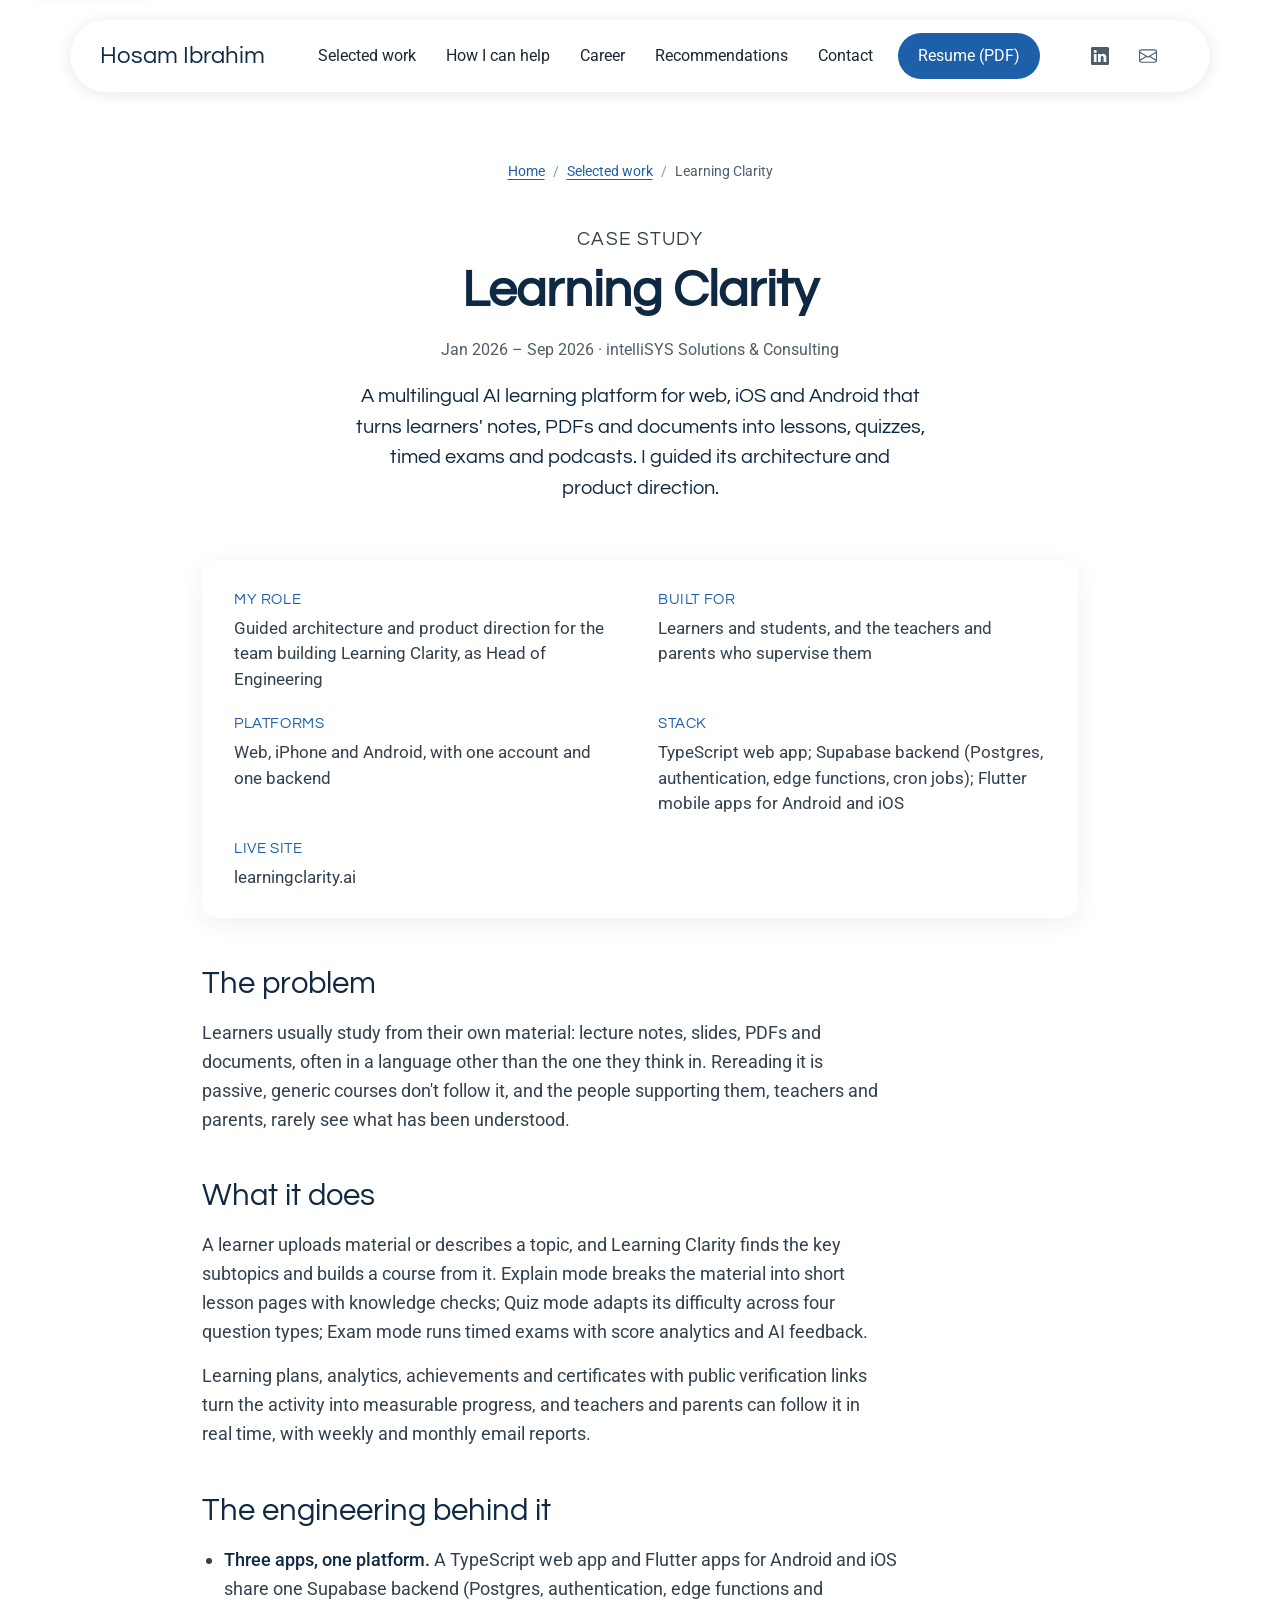
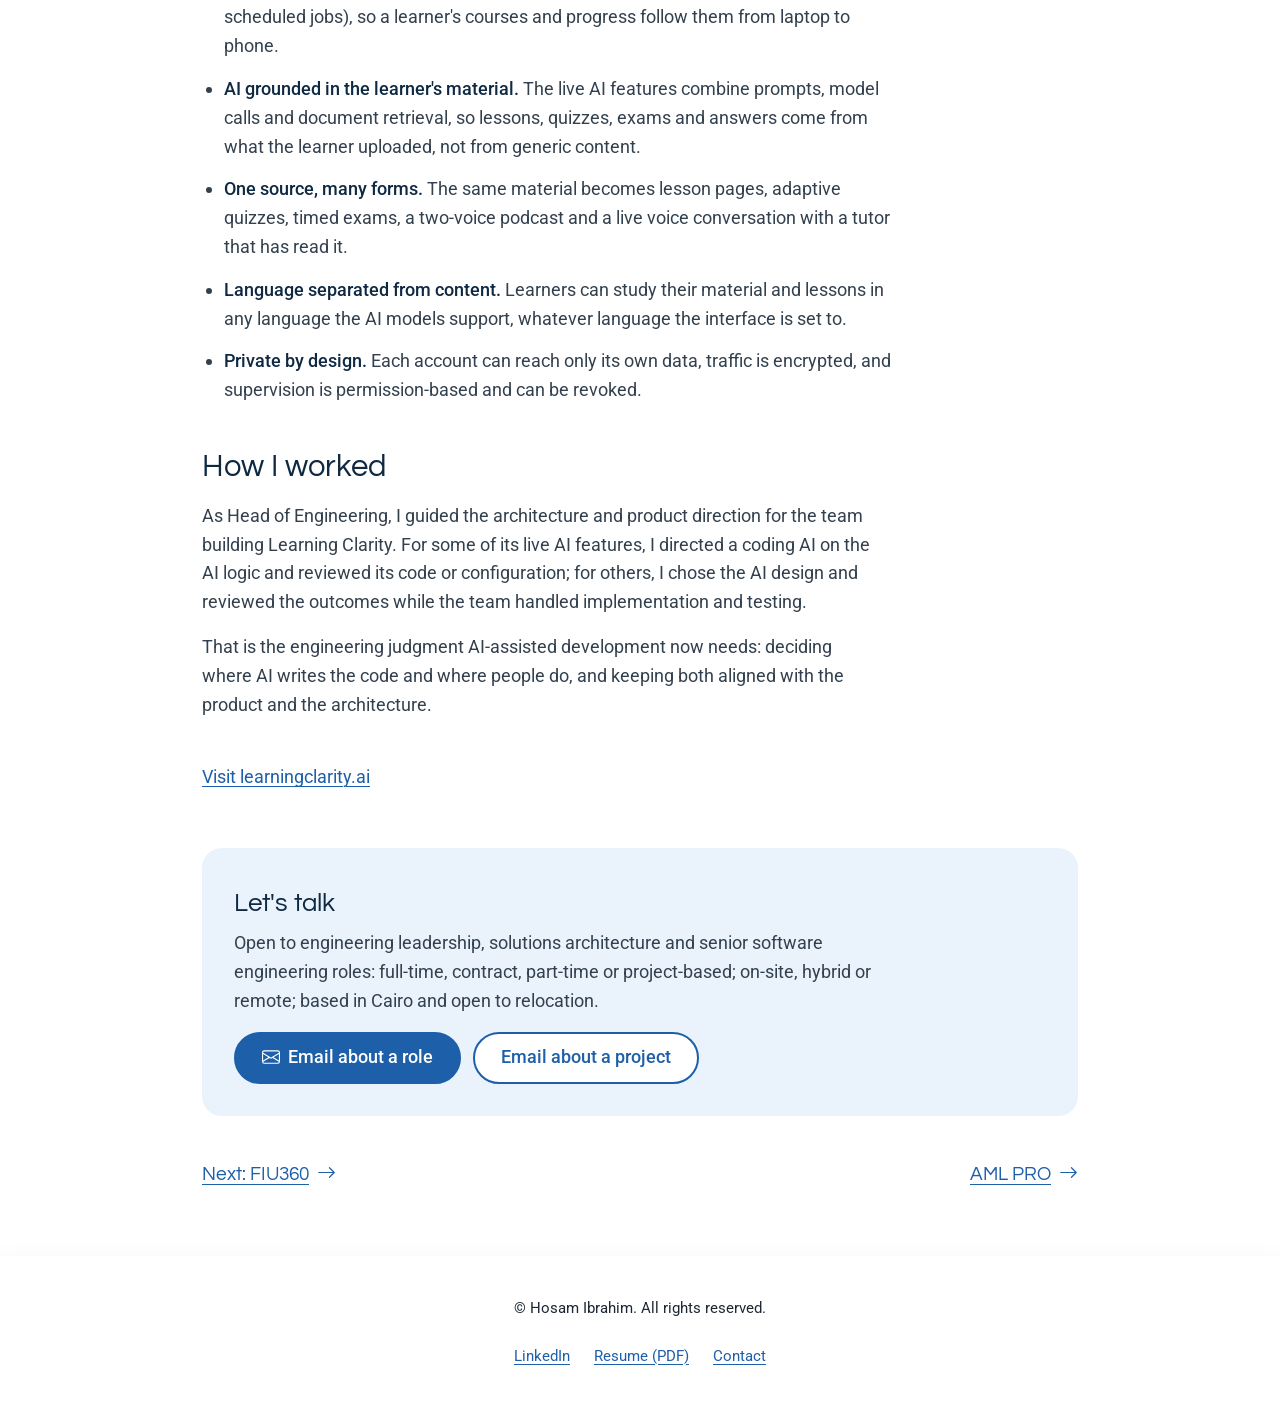
<file: learning-clarity.html>
<!DOCTYPE html>
<html lang="en">
<head>
  <meta charset="utf-8">
  <meta name="viewport" content="width=device-width, initial-scale=1">
  <title>Learning Clarity: AI Learning Platform | Hosam Ibrahim</title>
  <meta name="description" content="How I guided the architecture of Learning Clarity, an AI learning platform for web, iOS and Android that turns learners&#x27; own material into lessons and exams.">
  <link rel="canonical" href="https://hosam-f-ibrahim.github.io/learning-clarity.html">
  <meta property="og:title" content="Learning Clarity: AI Learning Platform | Hosam Ibrahim">
  <meta property="og:description" content="How I guided the architecture of Learning Clarity, an AI learning platform for web, iOS and Android that turns learners&#x27; own material into lessons and exams.">
  <meta property="og:type" content="website">
  <meta property="og:url" content="https://hosam-f-ibrahim.github.io/learning-clarity.html">
  <meta property="og:site_name" content="Hosam Ibrahim">
  <meta property="og:image" content="https://hosam-f-ibrahim.github.io/assets/img/og-learning-clarity.png">
  <meta property="og:image:width" content="1200">
  <meta property="og:image:height" content="627">
  <meta property="og:image:alt" content="Learning Clarity case study">
  <meta name="twitter:card" content="summary_large_image">
  <script type="application/ld+json">{"@context": "https://schema.org", "@type": "Article", "headline": "Learning Clarity", "description": "How I guided the architecture of Learning Clarity, an AI learning platform for web, iOS and Android that turns learners' own material into lessons and exams.", "url": "https://hosam-f-ibrahim.github.io/learning-clarity.html", "mainEntityOfPage": "https://hosam-f-ibrahim.github.io/learning-clarity.html", "author": {"@type": "Person", "@id": "https://hosam-f-ibrahim.github.io/#person", "name": "Hosam Ibrahim", "url": "https://hosam-f-ibrahim.github.io/"}, "about": "Learning Clarity", "image": "https://hosam-f-ibrahim.github.io/assets/img/og-learning-clarity.png", "dateModified": "2026-11-02"}</script>
  <script type="application/ld+json">{"@context": "https://schema.org", "@type": "BreadcrumbList", "itemListElement": [{"@type": "ListItem", "position": 1, "name": "Home", "item": "https://hosam-f-ibrahim.github.io/"}, {"@type": "ListItem", "position": 2, "name": "Selected work", "item": "https://hosam-f-ibrahim.github.io/#work"}, {"@type": "ListItem", "position": 3, "name": "Learning Clarity", "item": "https://hosam-f-ibrahim.github.io/learning-clarity.html"}]}</script>
  <link href="assets/img/favicon.png" rel="icon">
  <link href="assets/img/apple-touch-icon.png" rel="apple-touch-icon">
  <link rel="preload" href="assets/fonts/questrial-latin-400-normal.woff2" as="font" type="font/woff2" crossorigin>
  <link href="assets/vendor/bootstrap/css/bootstrap.min.css" rel="stylesheet">
  <link href="assets/css/icons.css" rel="stylesheet">
  <link href="assets/css/main.css" rel="stylesheet">
  <link href="assets/css/brand.css" rel="stylesheet">
  <script>
    document.documentElement.classList.add('js');
    if (!window.matchMedia('(prefers-reduced-motion: reduce)').matches) {
      var l = document.createElement('link'); l.rel = 'stylesheet'; l.href = 'assets/vendor/aos/aos.css'; document.head.appendChild(l);
    }
  </script>
  <!-- Template: EasyFolio by BootstrapMade.com, https://bootstrapmade.com/license/ -->
</head>
<body class="inner-page">
  <a class="skip-link" href="#main">Skip to content</a>
  <header id="header" class="header d-flex align-items-center sticky-top">
    <div class="header-container container-fluid container-xl position-relative d-flex align-items-center justify-content-between">
      <a href="index.html" class="logo d-flex align-items-center me-auto me-xl-0"><span class="sitename">Hosam Ibrahim</span></a>
      <nav id="navmenu" class="navmenu" aria-label="Main">
        <ul id="navlist">
          <li><a href="index.html#work">Selected work</a></li>
          <li><a href="index.html#help">How I can help</a></li>
          <li><a href="index.html#career">Career</a></li>
          <li><a href="index.html#recs">Recommendations</a></li>
          <li><a href="index.html#contact">Contact</a></li>
          <li><a class="nav-cta" href="assets/HosamIbrahim.pdf" download>Resume (PDF)</a></li>
        </ul>
      </nav>
      <a class="header-contact" href="index.html#contact">Contact</a>
      <button class="mobile-nav-toggle" type="button" aria-controls="navlist" aria-expanded="false" aria-label="Menu"><i class="bi bi-list" aria-hidden="true"></i></button>
      <div class="header-social-links">
        <a href="https://www.linkedin.com/in/hosam-ibrahim/" aria-label="LinkedIn profile"><i class="bi bi-linkedin" aria-hidden="true"></i></a>
        <a href="mailto:hosam.fazie@hotmail.com" aria-label="Email hosam.fazie@hotmail.com"><i class="bi bi-envelope" aria-hidden="true"></i></a>
      </div>
    </div>
  </header>
  <main class="main" id="main">

    <div class="page-title">
      <div class="container">
        <nav class="breadcrumbs" aria-label="Breadcrumb"><ol class="breadcrumb"><li class="breadcrumb-item"><a href="index.html">Home</a></li><li class="breadcrumb-item"><a href="index.html#work">Selected work</a></li><li class="breadcrumb-item active" aria-current="page">Learning Clarity</li></ol></nav>
        <div class="title-wrapper"><p class="case-eyebrow">Case study</p><h1>Learning Clarity</h1><p class="case-meta">Jan 2026 – Sep 2026 · intelliSYS Solutions &amp; Consulting</p><p class="case-lead">A multilingual AI learning platform for web, iOS and Android that turns learners&#x27; notes, PDFs and documents into lessons, quizzes, timed exams and podcasts. I guided its architecture and product direction.</p></div>
      </div>
    </div>
    <section class="section pt-2">
      <div class="container case-body">
        <div class="glance" role="region" aria-labelledby="glance-h"><h2 id="glance-h" class="visually-hidden">At a glance</h2><dl><div class="g-item"><dt>My role</dt><dd>Guided architecture and product direction for the team building Learning Clarity, as Head of Engineering</dd></div><div class="g-item"><dt>Built for</dt><dd>Learners and students, and the teachers and parents who supervise them</dd></div><div class="g-item"><dt>Platforms</dt><dd>Web, iPhone and Android, with one account and one backend</dd></div><div class="g-item"><dt>Stack</dt><dd>TypeScript web app; Supabase backend (Postgres, authentication, edge functions, cron jobs); Flutter mobile apps for Android and iOS</dd></div><div class="g-item"><dt>Live site</dt><dd>learningclarity.ai</dd></div></dl></div>
        <div class="case-sec" data-aos="fade-up"><h2>The problem</h2>
          <p>Learners usually study from their own material: lecture notes, slides, PDFs and documents, often in a language other than the one they think in. Rereading it is passive, generic courses don&#x27;t follow it, and the people supporting them, teachers and parents, rarely see what has been understood.</p>
        </div>
        <div class="case-sec" data-aos="fade-up"><h2>What it does</h2>
          <p>A learner uploads material or describes a topic, and Learning Clarity finds the key subtopics and builds a course from it. Explain mode breaks the material into short lesson pages with knowledge checks; Quiz mode adapts its difficulty across four question types; Exam mode runs timed exams with score analytics and AI feedback.</p>
          <p>Learning plans, analytics, achievements and certificates with public verification links turn the activity into measurable progress, and teachers and parents can follow it in real time, with weekly and monthly email reports.</p>
        </div>
        <div class="case-sec" data-aos="fade-up"><h2>The engineering behind it</h2>
          <ul class="case-list eng"><li><strong>Three apps, one platform.</strong> A TypeScript web app and Flutter apps for Android and iOS share one Supabase backend (Postgres, authentication, edge functions and scheduled jobs), so a learner&#x27;s courses and progress follow them from laptop to phone.</li><li><strong>AI grounded in the learner&#x27;s material.</strong> The live AI features combine prompts, model calls and document retrieval, so lessons, quizzes, exams and answers come from what the learner uploaded, not from generic content.</li><li><strong>One source, many forms.</strong> The same material becomes lesson pages, adaptive quizzes, timed exams, a two-voice podcast and a live voice conversation with a tutor that has read it.</li><li><strong>Language separated from content.</strong> Learners can study their material and lessons in any language the AI models support, whatever language the interface is set to.</li><li><strong>Private by design.</strong> Each account can reach only its own data, traffic is encrypted, and supervision is permission-based and can be revoked.</li></ul>
        </div>
        <div class="case-sec" data-aos="fade-up"><h2>How I worked</h2>
          <p>As Head of Engineering, I guided the architecture and product direction for the team building Learning Clarity. For some of its live AI features, I directed a coding AI on the AI logic and reviewed its code or configuration; for others, I chose the AI design and reviewed the outcomes while the team handled implementation and testing.</p>
          <p>That is the engineering judgment AI-assisted development now needs: deciding where AI writes the code and where people do, and keeping both aligned with the product and the architecture.</p>
        </div>
        <p><a href="https://www.learningclarity.ai/">Visit learningclarity.ai</a></p>
        <aside class="case-cta" aria-labelledby="cta-h">
          <h2 id="cta-h">Let's talk</h2>
          <p>Open to engineering leadership, solutions architecture and senior software engineering roles: full-time, contract, part-time or project-based; on-site, hybrid or remote; based in Cairo and open to relocation.</p>
          <div class="btns"><a class="btn-pill solid" href="mailto:hosam.fazie@hotmail.com?subject=Role%20enquiry"><i class="bi bi-envelope" aria-hidden="true"></i> Email about a role</a><a class="btn-pill line" href="mailto:hosam.fazie@hotmail.com?subject=Project%20enquiry">Email about a project</a></div>
        </aside>
        <nav class="case-next" aria-label="More case studies"><a href="fiu360.html">Next: FIU360 <i class="bi bi-arrow-right" aria-hidden="true"></i></a><a href="aml-pro.html">AML PRO <i class="bi bi-arrow-right" aria-hidden="true"></i></a></nav>
      </div>
    </section>
  </main>

  <footer id="footer" class="footer">
    <div class="container text-center">
      <p class="copyright mb-0">© <span class="sitename">Hosam Ibrahim</span>. All rights reserved.</p>
      <ul class="foot-links">
        <li><a href="https://www.linkedin.com/in/hosam-ibrahim/">LinkedIn</a></li>
        <li><a href="assets/HosamIbrahim.pdf" download>Resume (PDF)</a></li>
        <li><a href="index.html#contact">Contact</a></li>
      </ul>
    </div>
  </footer>
  <a href="#" id="scroll-top" class="scroll-top d-flex align-items-center justify-content-center" aria-label="Back to top"><i class="bi bi-arrow-up-short" aria-hidden="true"></i></a>
  <script src="assets/vendor/aos/aos.js" defer></script>
  <script src="assets/js/main.js" defer></script>
</body>
</html>
</file>
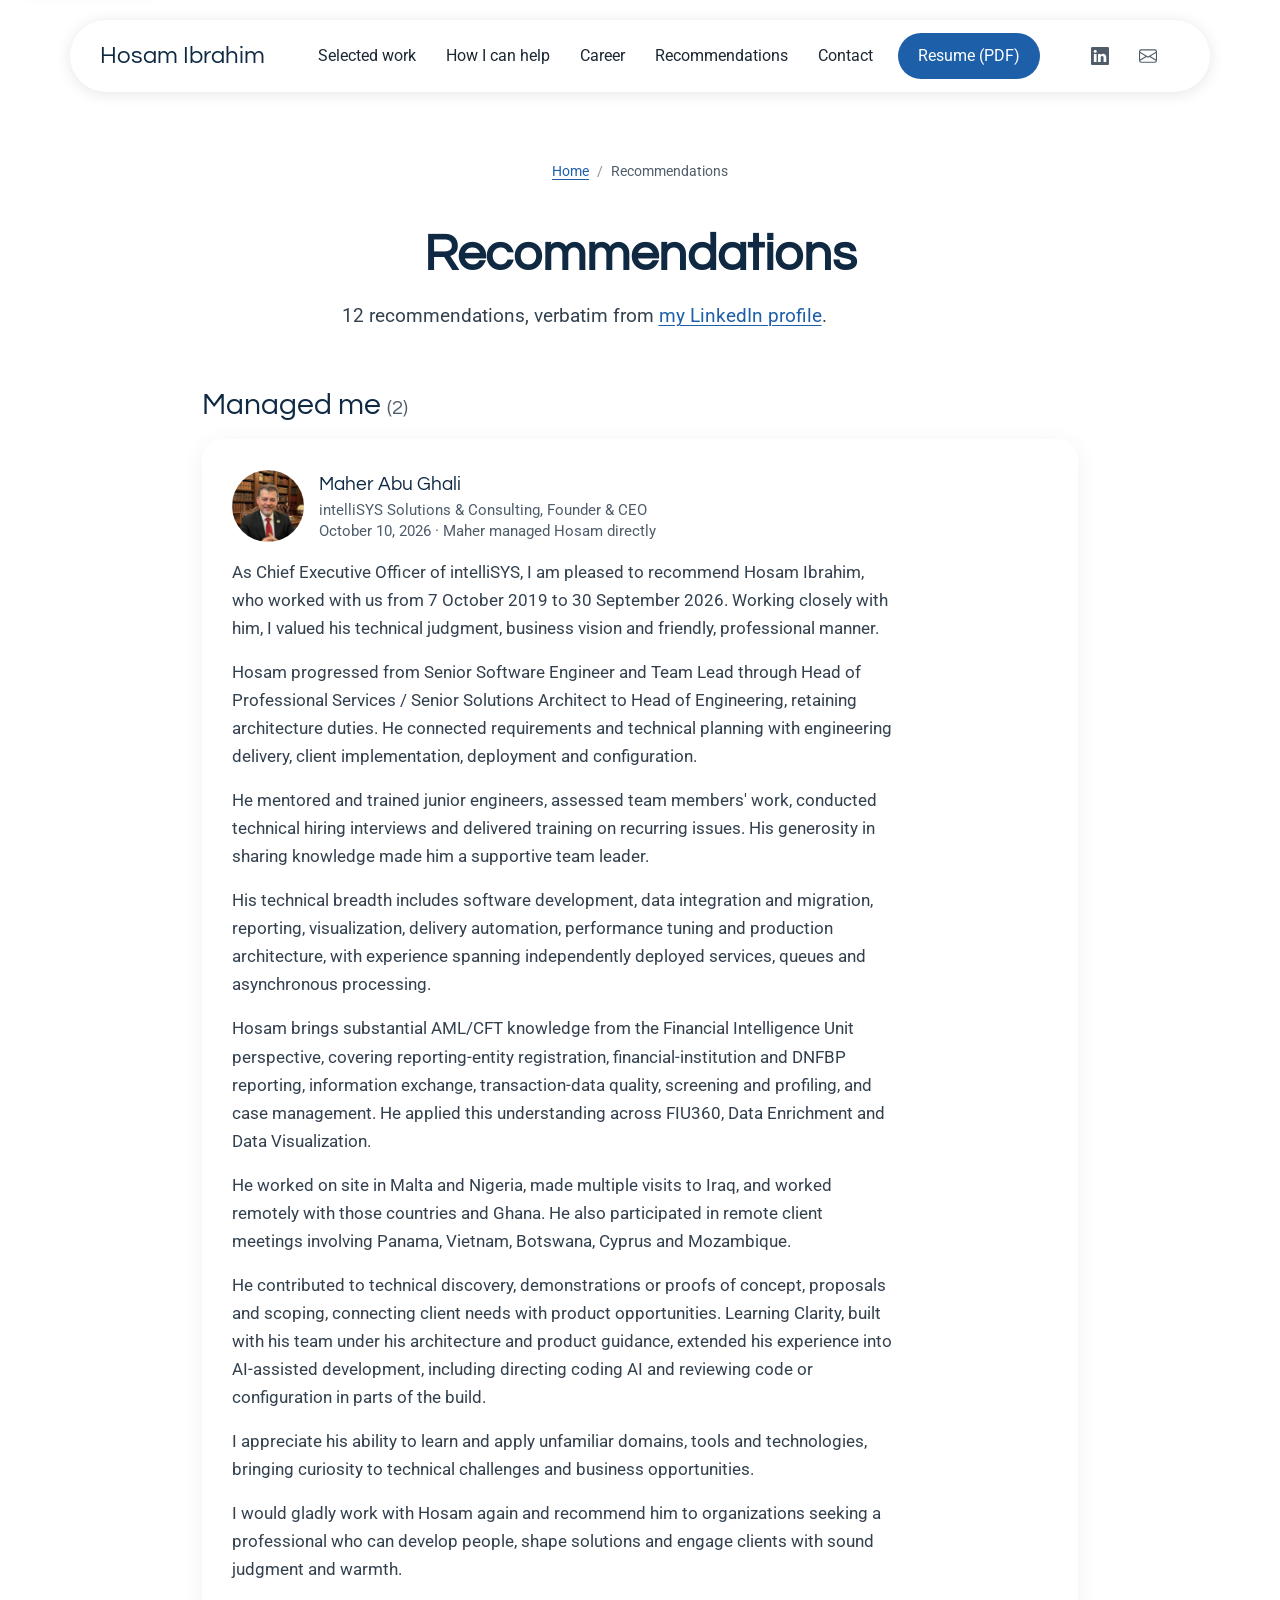
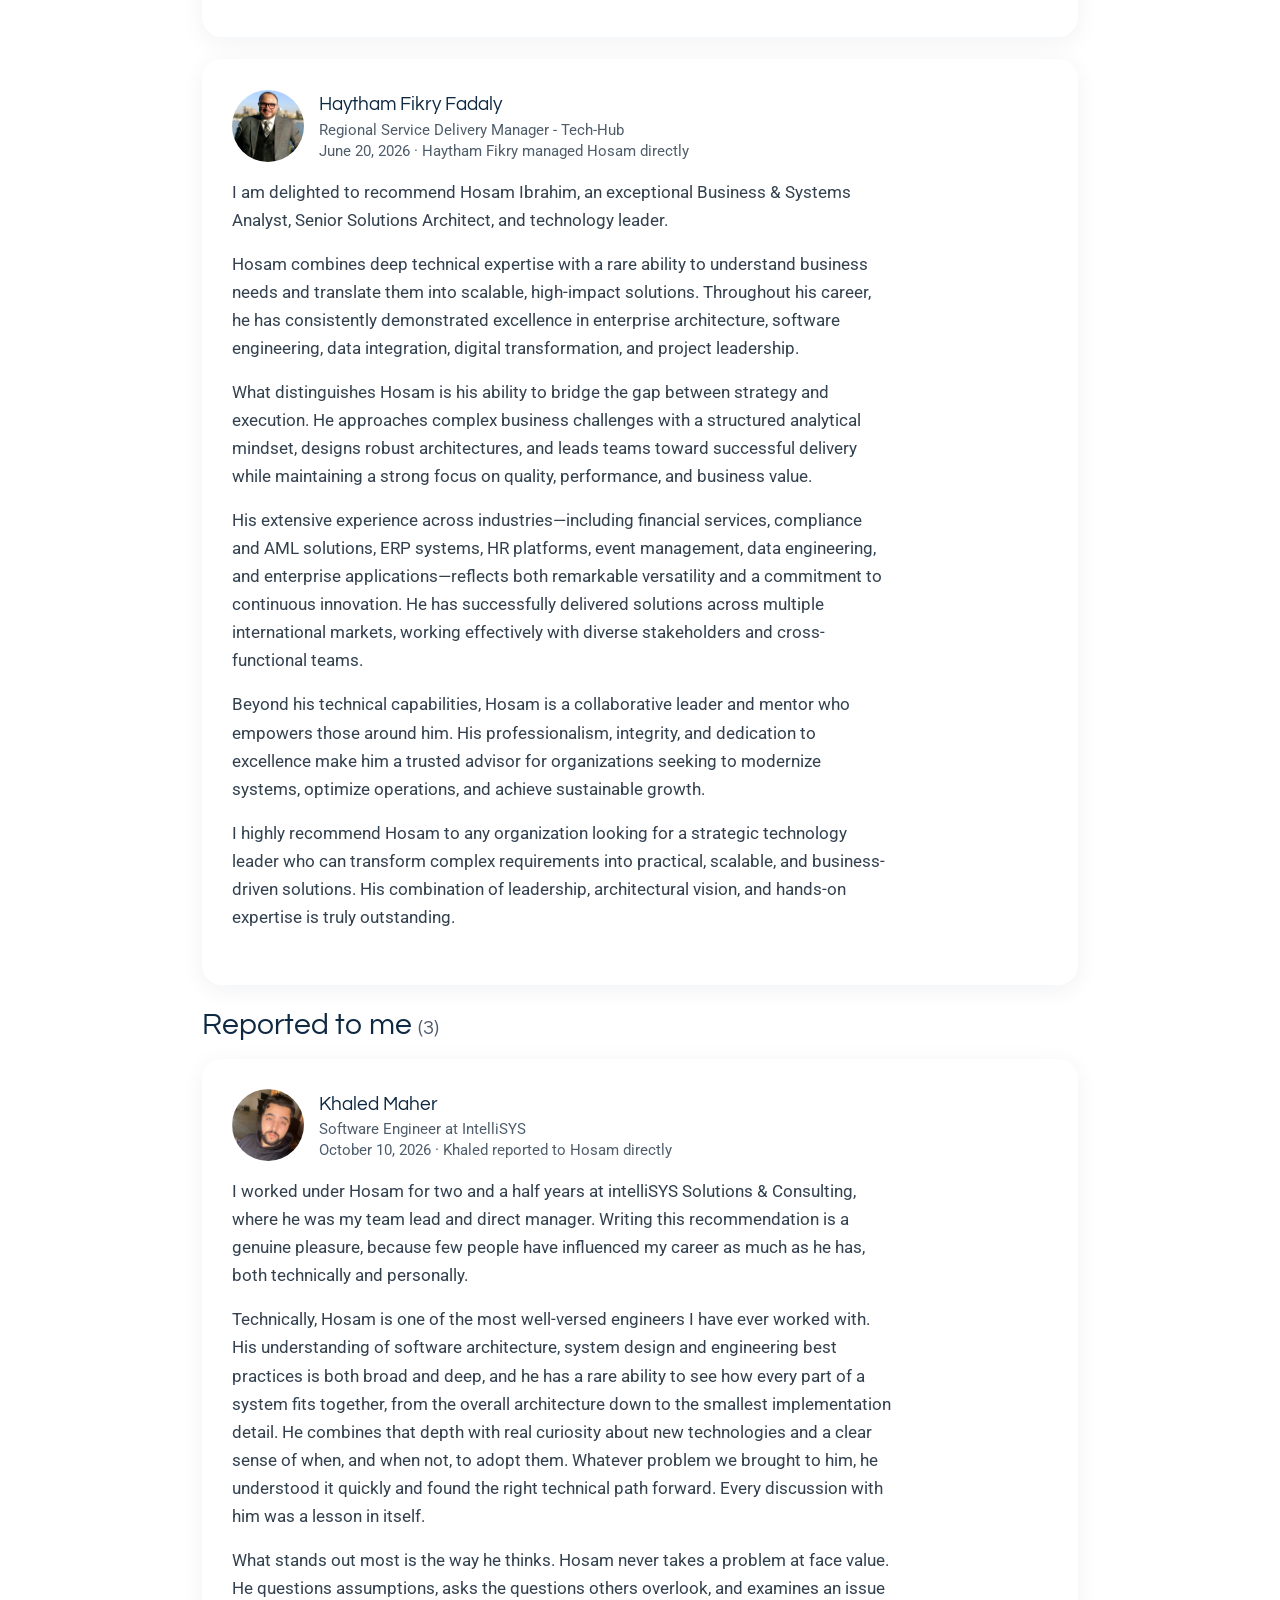
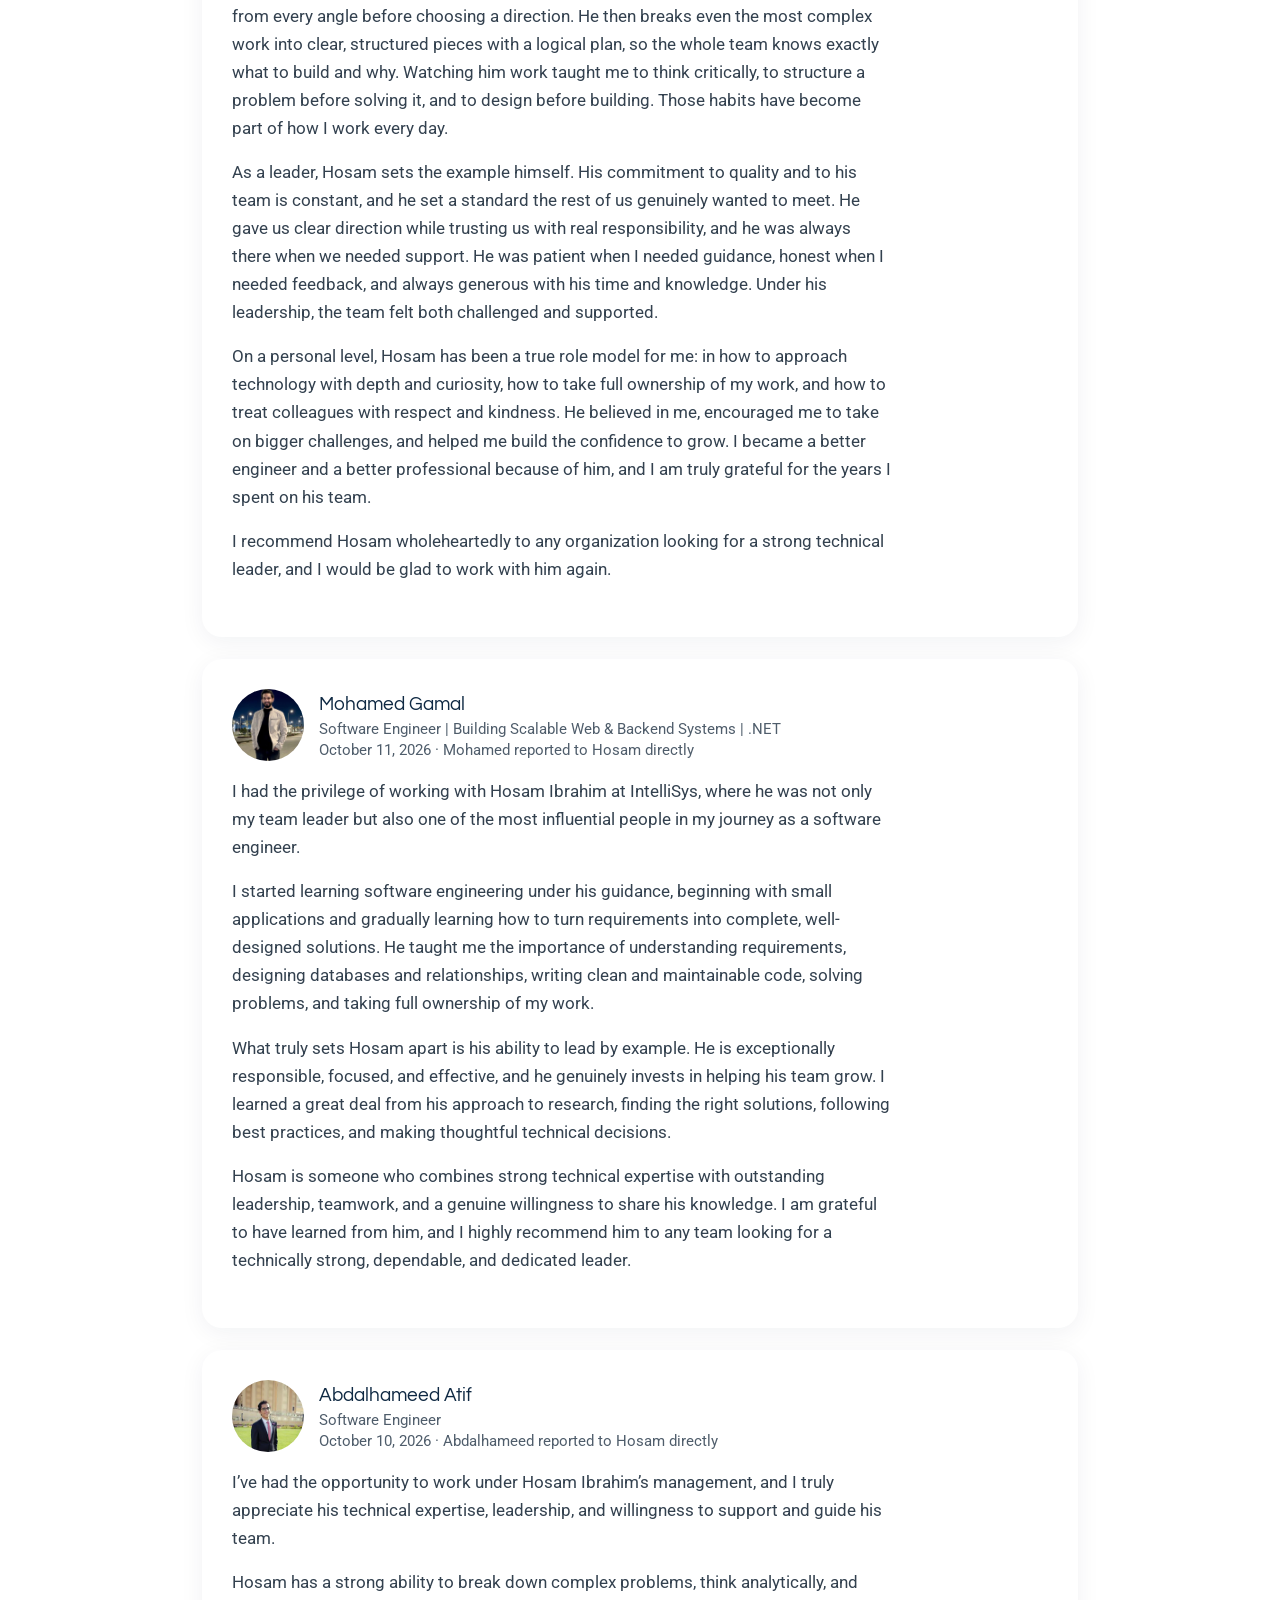
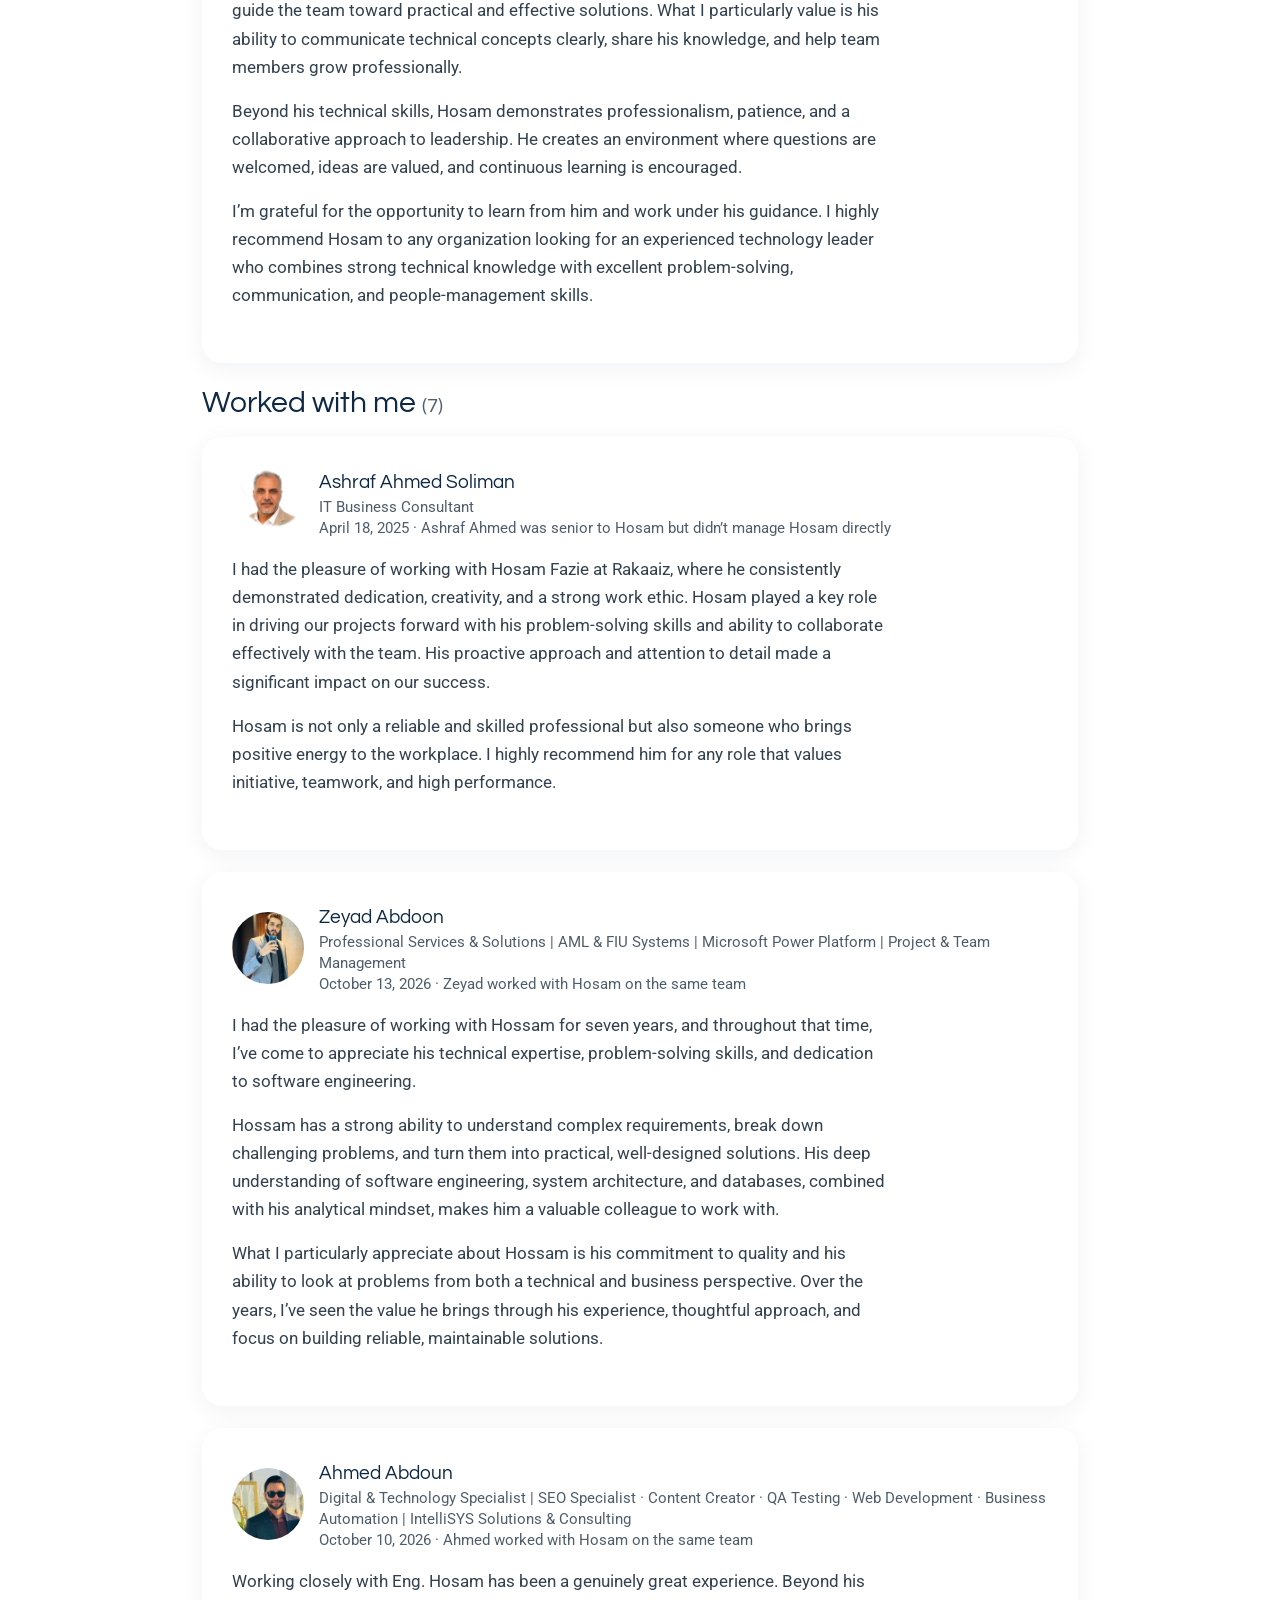
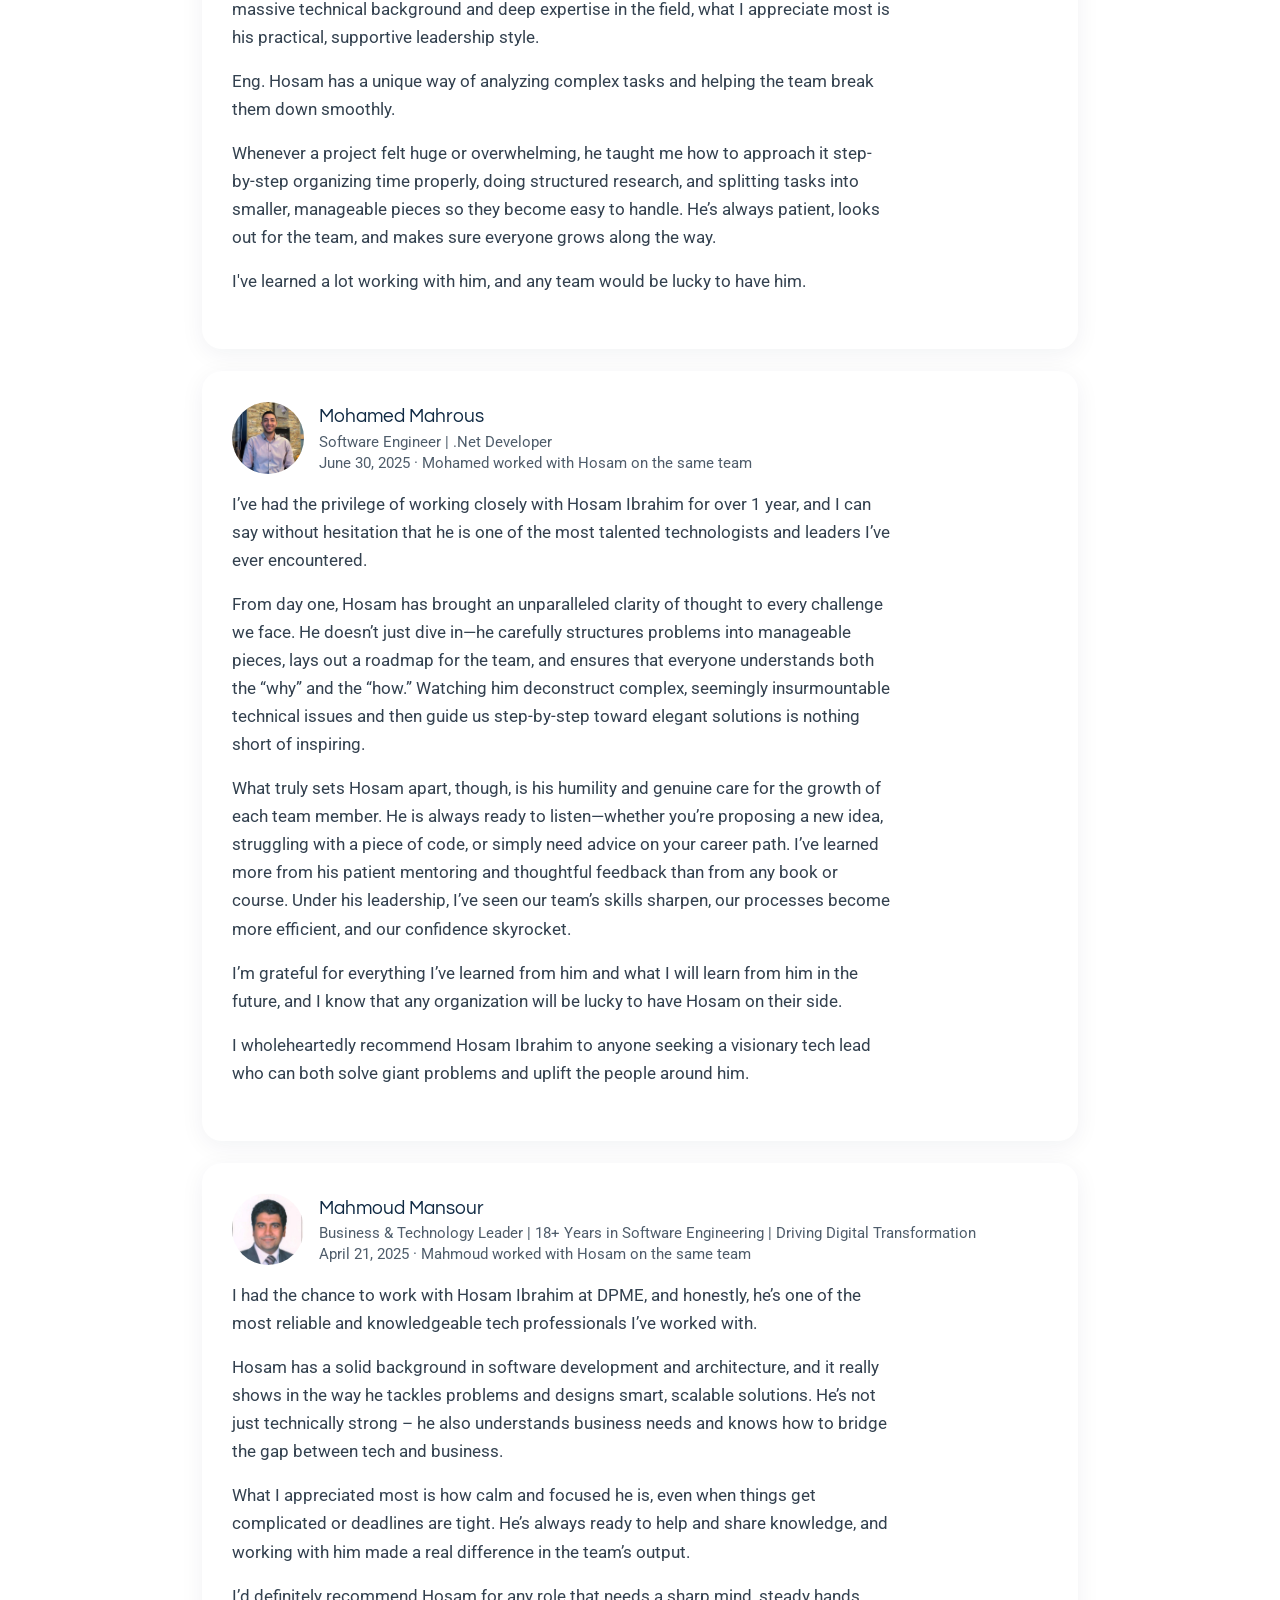
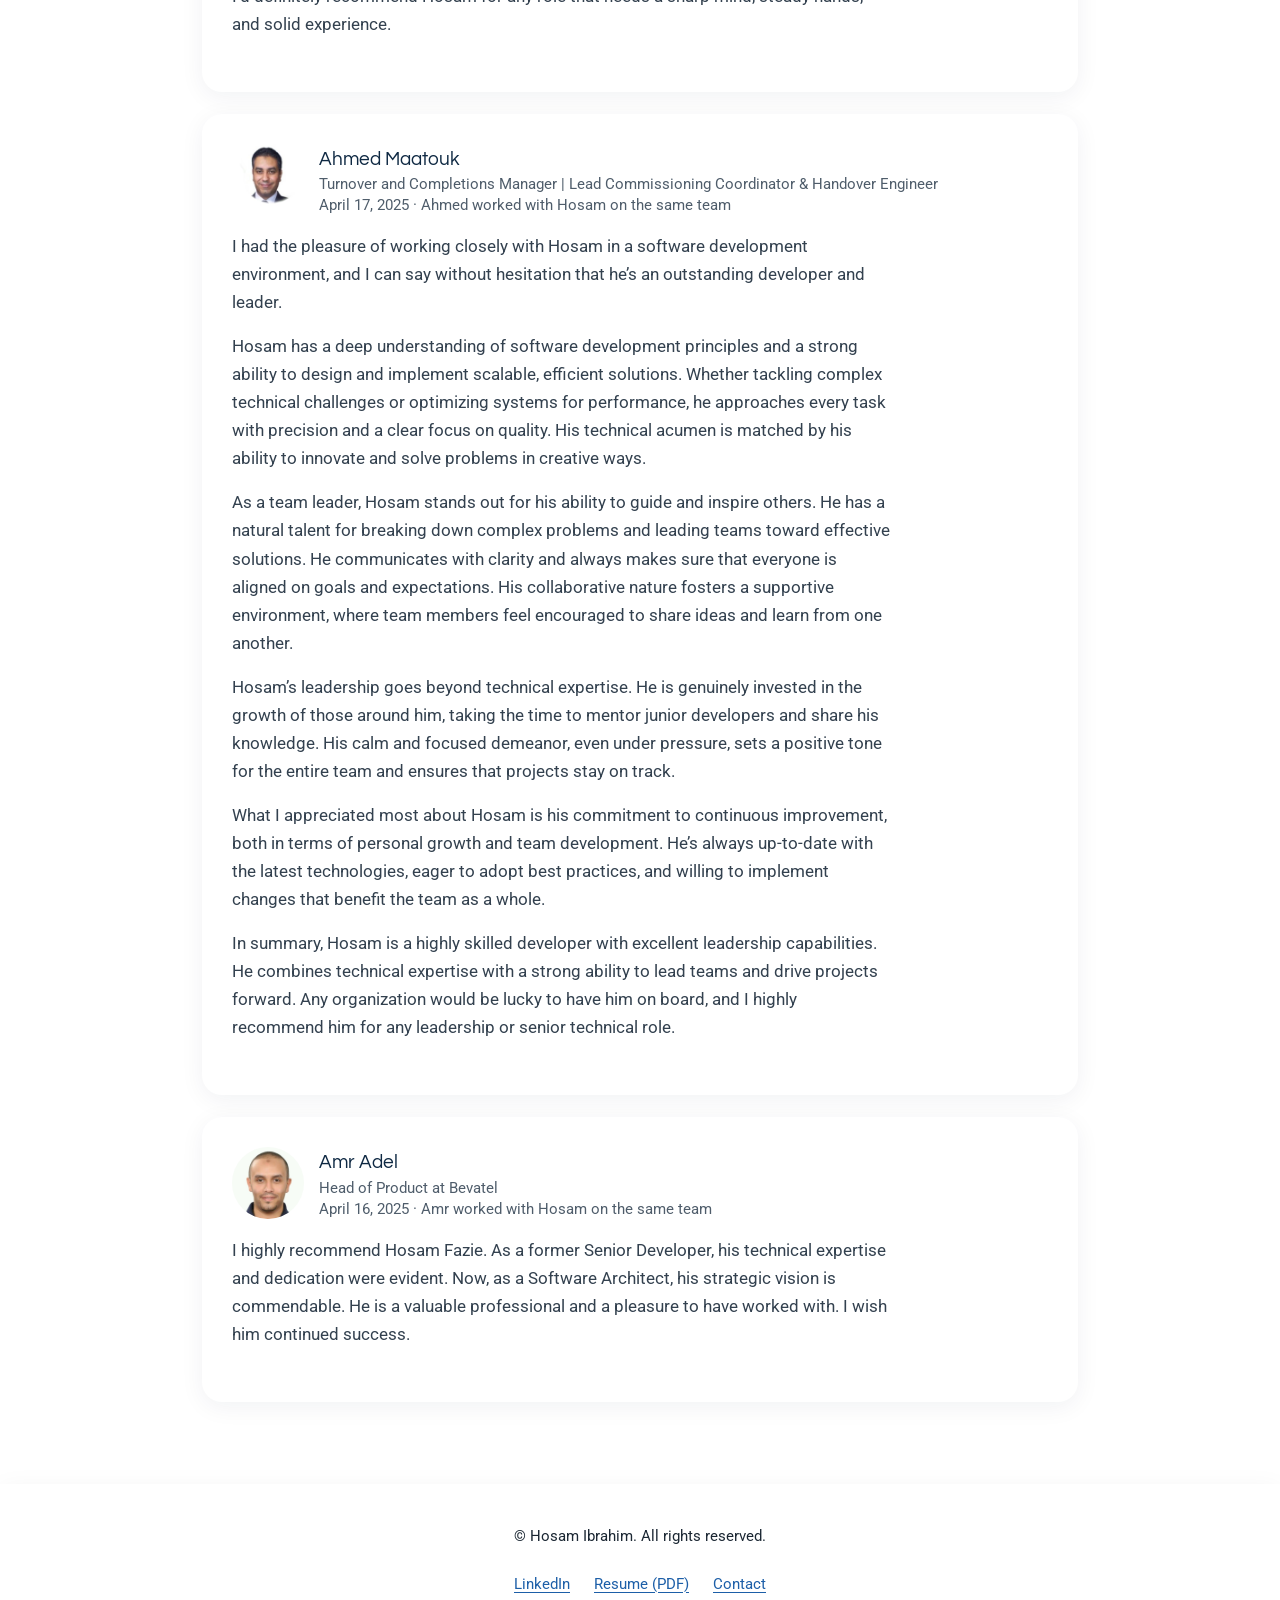
<file: recommendations.html>
<!DOCTYPE html>
<html lang="en">
<head>
  <meta charset="utf-8">
  <meta name="viewport" content="width=device-width, initial-scale=1">
  <title>Recommendations | Hosam Ibrahim</title>
  <meta name="description" content="Twelve recommendations for Hosam Ibrahim, verbatim from LinkedIn, from the CEO and managers he reported to, engineers he led and colleagues.">
  <link rel="canonical" href="https://hosam-f-ibrahim.github.io/recommendations.html">
  <meta property="og:title" content="Recommendations | Hosam Ibrahim">
  <meta property="og:description" content="Twelve recommendations for Hosam Ibrahim, verbatim from LinkedIn, from the CEO and managers he reported to, engineers he led and colleagues.">
  <meta property="og:type" content="website">
  <meta property="og:url" content="https://hosam-f-ibrahim.github.io/recommendations.html">
  <meta property="og:site_name" content="Hosam Ibrahim">
  <meta property="og:image" content="https://hosam-f-ibrahim.github.io/assets/img/og-card.png">
  <meta property="og:image:width" content="1200">
  <meta property="og:image:height" content="627">
  <meta property="og:image:alt" content="Hosam Ibrahim: Engineering Leader, Senior Solutions Architect, Senior Software Engineer">
  <meta name="twitter:card" content="summary_large_image">
  <script type="application/ld+json">{"@context": "https://schema.org", "@type": "BreadcrumbList", "itemListElement": [{"@type": "ListItem", "position": 1, "name": "Home", "item": "https://hosam-f-ibrahim.github.io/"}, {"@type": "ListItem", "position": 2, "name": "Recommendations", "item": "https://hosam-f-ibrahim.github.io/recommendations.html"}]}</script>
  <link href="assets/img/favicon.png" rel="icon">
  <link href="assets/img/apple-touch-icon.png" rel="apple-touch-icon">
  <link rel="preload" href="assets/fonts/questrial-latin-400-normal.woff2" as="font" type="font/woff2" crossorigin>
  <link href="assets/vendor/bootstrap/css/bootstrap.min.css" rel="stylesheet">
  <link href="assets/css/icons.css" rel="stylesheet">
  <link href="assets/css/main.css" rel="stylesheet">
  <link href="assets/css/brand.css" rel="stylesheet">
  <script>
    document.documentElement.classList.add('js');
    if (!window.matchMedia('(prefers-reduced-motion: reduce)').matches) {
      var l = document.createElement('link'); l.rel = 'stylesheet'; l.href = 'assets/vendor/aos/aos.css'; document.head.appendChild(l);
    }
  </script>
  <!-- Template: EasyFolio by BootstrapMade.com, https://bootstrapmade.com/license/ -->
</head>
<body class="inner-page">
  <a class="skip-link" href="#main">Skip to content</a>
  <header id="header" class="header d-flex align-items-center sticky-top">
    <div class="header-container container-fluid container-xl position-relative d-flex align-items-center justify-content-between">
      <a href="index.html" class="logo d-flex align-items-center me-auto me-xl-0"><span class="sitename">Hosam Ibrahim</span></a>
      <nav id="navmenu" class="navmenu" aria-label="Main">
        <ul id="navlist">
          <li><a href="index.html#work">Selected work</a></li>
          <li><a href="index.html#help">How I can help</a></li>
          <li><a href="index.html#career">Career</a></li>
          <li><a href="index.html#recs">Recommendations</a></li>
          <li><a href="index.html#contact">Contact</a></li>
          <li><a class="nav-cta" href="assets/HosamIbrahim.pdf" download>Resume (PDF)</a></li>
        </ul>
      </nav>
      <a class="header-contact" href="index.html#contact">Contact</a>
      <button class="mobile-nav-toggle" type="button" aria-controls="navlist" aria-expanded="false" aria-label="Menu"><i class="bi bi-list" aria-hidden="true"></i></button>
      <div class="header-social-links">
        <a href="https://www.linkedin.com/in/hosam-ibrahim/" aria-label="LinkedIn profile"><i class="bi bi-linkedin" aria-hidden="true"></i></a>
        <a href="mailto:hosam.fazie@hotmail.com" aria-label="Email hosam.fazie@hotmail.com"><i class="bi bi-envelope" aria-hidden="true"></i></a>
      </div>
    </div>
  </header>
  <main class="main" id="main">

    <div class="page-title"><div class="container">
      <nav class="breadcrumbs" aria-label="Breadcrumb"><ol class="breadcrumb"><li class="breadcrumb-item"><a href="index.html">Home</a></li><li class="breadcrumb-item active" aria-current="page">Recommendations</li></ol></nav>
      <div class="title-wrapper"><h1>Recommendations</h1><p>12 recommendations, verbatim from <a href="https://www.linkedin.com/in/hosam-ibrahim/">my LinkedIn profile</a>.</p></div></div></div>
    <section class="section pt-2 testimonials"><div class="container case-body">
      <h2 class="rec-group">Managed me <span>(2)</span></h2>
      <figure class="featured rec-full" id="maher"><figcaption class="who mb-3"><img class="avatar" src="assets/img/recs/maher.jpg" width="320" height="320" alt="" loading="lazy"><span><span class="nm">Maher Abu Ghali</span><span class="rl">intelliSYS Solutions &amp; Consulting, Founder &amp; CEO</span><span class="rl">October 10, 2026 · Maher managed Hosam directly</span></span></figcaption><blockquote><p>As Chief Executive Officer of intelliSYS, I am pleased to recommend Hosam Ibrahim, who worked with us from 7 October 2019 to 30 September 2026. Working closely with him, I valued his technical judgment, business vision and friendly, professional manner.</p><p>Hosam progressed from Senior Software Engineer and Team Lead through Head of Professional Services / Senior Solutions Architect to Head of Engineering, retaining architecture duties. He connected requirements and technical planning with engineering delivery, client implementation, deployment and configuration.</p><p>He mentored and trained junior engineers, assessed team members&#x27; work, conducted technical hiring interviews and delivered training on recurring issues. His generosity in sharing knowledge made him a supportive team leader.</p><p>His technical breadth includes software development, data integration and migration, reporting, visualization, delivery automation, performance tuning and production architecture, with experience spanning independently deployed services, queues and asynchronous processing.</p><p>Hosam brings substantial AML/CFT knowledge from the Financial Intelligence Unit perspective, covering reporting-entity registration, financial-institution and DNFBP reporting, information exchange, transaction-data quality, screening and profiling, and case management. He applied this understanding across FIU360, Data Enrichment and Data Visualization.</p><p>He worked on site in Malta and Nigeria, made multiple visits to Iraq, and worked remotely with those countries and Ghana. He also participated in remote client meetings involving Panama, Vietnam, Botswana, Cyprus and Mozambique.</p><p>He contributed to technical discovery, demonstrations or proofs of concept, proposals and scoping, connecting client needs with product opportunities. Learning Clarity, built with his team under his architecture and product guidance, extended his experience into AI-assisted development, including directing coding AI and reviewing code or configuration in parts of the build.</p><p>I appreciate his ability to learn and apply unfamiliar domains, tools and technologies, bringing curiosity to technical challenges and business opportunities.</p><p>I would gladly work with Hosam again and recommend him to organizations seeking a professional who can develop people, shape solutions and engage clients with sound judgment and warmth.</p></blockquote></figure>
      <figure class="featured rec-full" id="haytham"><figcaption class="who mb-3"><img class="avatar" src="assets/img/recs/haytham.jpg" width="320" height="320" alt="" loading="lazy"><span><span class="nm">Haytham Fikry Fadaly</span><span class="rl">Regional Service Delivery Manager - Tech-Hub</span><span class="rl">June 20, 2026 · Haytham Fikry managed Hosam directly</span></span></figcaption><blockquote><p>I am delighted to recommend Hosam Ibrahim, an exceptional Business &amp; Systems Analyst, Senior Solutions Architect, and technology leader.</p><p>Hosam combines deep technical expertise with a rare ability to understand business needs and translate them into scalable, high-impact solutions. Throughout his career, he has consistently demonstrated excellence in enterprise architecture, software engineering, data integration, digital transformation, and project leadership.</p><p>What distinguishes Hosam is his ability to bridge the gap between strategy and execution. He approaches complex business challenges with a structured analytical mindset, designs robust architectures, and leads teams toward successful delivery while maintaining a strong focus on quality, performance, and business value.</p><p>His extensive experience across industries—including financial services, compliance and AML solutions, ERP systems, HR platforms, event management, data engineering, and enterprise applications—reflects both remarkable versatility and a commitment to continuous innovation. He has successfully delivered solutions across multiple international markets, working effectively with diverse stakeholders and cross-functional teams.</p><p>Beyond his technical capabilities, Hosam is a collaborative leader and mentor who empowers those around him. His professionalism, integrity, and dedication to excellence make him a trusted advisor for organizations seeking to modernize systems, optimize operations, and achieve sustainable growth.</p><p>I highly recommend Hosam to any organization looking for a strategic technology leader who can transform complex requirements into practical, scalable, and business-driven solutions. His combination of leadership, architectural vision, and hands-on expertise is truly outstanding.</p></blockquote></figure>
      <h2 class="rec-group">Reported to me <span>(3)</span></h2>
      <figure class="featured rec-full" id="khaled"><figcaption class="who mb-3"><img class="avatar" src="assets/img/recs/khaled.jpg" width="320" height="320" alt="" loading="lazy"><span><span class="nm">Khaled Maher</span><span class="rl">Software Engineer at IntelliSYS</span><span class="rl">October 10, 2026 · Khaled reported to Hosam directly</span></span></figcaption><blockquote><p>I worked under Hosam for two and a half years at intelliSYS Solutions &amp; Consulting, where he was my team lead and direct manager. Writing this recommendation is a genuine pleasure, because few people have influenced my career as much as he has, both technically and personally.</p><p>Technically, Hosam is one of the most well-versed engineers I have ever worked with. His understanding of software architecture, system design and engineering best practices is both broad and deep, and he has a rare ability to see how every part of a system fits together, from the overall architecture down to the smallest implementation detail. He combines that depth with real curiosity about new technologies and a clear sense of when, and when not, to adopt them. Whatever problem we brought to him, he understood it quickly and found the right technical path forward. Every discussion with him was a lesson in itself.</p><p>What stands out most is the way he thinks. Hosam never takes a problem at face value. He questions assumptions, asks the questions others overlook, and examines an issue from every angle before choosing a direction. He then breaks even the most complex work into clear, structured pieces with a logical plan, so the whole team knows exactly what to build and why. Watching him work taught me to think critically, to structure a problem before solving it, and to design before building. Those habits have become part of how I work every day.</p><p>As a leader, Hosam sets the example himself. His commitment to quality and to his team is constant, and he set a standard the rest of us genuinely wanted to meet. He gave us clear direction while trusting us with real responsibility, and he was always there when we needed support. He was patient when I needed guidance, honest when I needed feedback, and always generous with his time and knowledge. Under his leadership, the team felt both challenged and supported.</p><p>On a personal level, Hosam has been a true role model for me: in how to approach technology with depth and curiosity, how to take full ownership of my work, and how to treat colleagues with respect and kindness. He believed in me, encouraged me to take on bigger challenges, and helped me build the confidence to grow. I became a better engineer and a better professional because of him, and I am truly grateful for the years I spent on his team.</p><p>I recommend Hosam wholeheartedly to any organization looking for a strong technical leader, and I would be glad to work with him again.</p></blockquote></figure>
      <figure class="featured rec-full" id="gamal"><figcaption class="who mb-3"><img class="avatar" src="assets/img/recs/gamal.jpg" width="320" height="320" alt="" loading="lazy"><span><span class="nm">Mohamed Gamal</span><span class="rl">Software Engineer | Building Scalable Web &amp; Backend Systems | .NET</span><span class="rl">October 11, 2026 · Mohamed reported to Hosam directly</span></span></figcaption><blockquote><p>I had the privilege of working with Hosam Ibrahim at IntelliSys, where he was not only my team leader but also one of the most influential people in my journey as a software engineer.</p><p>I started learning software engineering under his guidance, beginning with small applications and gradually learning how to turn requirements into complete, well-designed solutions. He taught me the importance of understanding requirements, designing databases and relationships, writing clean and maintainable code, solving problems, and taking full ownership of my work.</p><p>What truly sets Hosam apart is his ability to lead by example. He is exceptionally responsible, focused, and effective, and he genuinely invests in helping his team grow. I learned a great deal from his approach to research, finding the right solutions, following best practices, and making thoughtful technical decisions.</p><p>Hosam is someone who combines strong technical expertise with outstanding leadership, teamwork, and a genuine willingness to share his knowledge. I am grateful to have learned from him, and I highly recommend him to any team looking for a technically strong, dependable, and dedicated leader.</p></blockquote></figure>
      <figure class="featured rec-full" id="abdalhameed"><figcaption class="who mb-3"><img class="avatar" src="assets/img/recs/abdalhameed.jpg" width="320" height="320" alt="" loading="lazy"><span><span class="nm">Abdalhameed Atif</span><span class="rl">Software Engineer</span><span class="rl">October 10, 2026 · Abdalhameed reported to Hosam directly</span></span></figcaption><blockquote><p>I’ve had the opportunity to work under Hosam Ibrahim’s management, and I truly appreciate his technical expertise, leadership, and willingness to support and guide his team.</p><p>Hosam has a strong ability to break down complex problems, think analytically, and guide the team toward practical and effective solutions. What I particularly value is his ability to communicate technical concepts clearly, share his knowledge, and help team members grow professionally.</p><p>Beyond his technical skills, Hosam demonstrates professionalism, patience, and a collaborative approach to leadership. He creates an environment where questions are welcomed, ideas are valued, and continuous learning is encouraged.</p><p>I’m grateful for the opportunity to learn from him and work under his guidance. I highly recommend Hosam to any organization looking for an experienced technology leader who combines strong technical knowledge with excellent problem-solving, communication, and people-management skills.</p></blockquote></figure>
      <h2 class="rec-group">Worked with me <span>(7)</span></h2>
      <figure class="featured rec-full" id="ashraf"><figcaption class="who mb-3"><img class="avatar" src="assets/img/recs/ashraf.jpg" width="320" height="320" alt="" loading="lazy"><span><span class="nm">Ashraf Ahmed Soliman</span><span class="rl">IT Business Consultant</span><span class="rl">April 18, 2025 · Ashraf Ahmed was senior to Hosam but didn’t manage Hosam directly</span></span></figcaption><blockquote><p>I had the pleasure of working with Hosam Fazie at Rakaaiz, where he consistently demonstrated dedication, creativity, and a strong work ethic. Hosam played a key role in driving our projects forward with his problem-solving skills and ability to collaborate effectively with the team. His proactive approach and attention to detail made a significant impact on our success.</p><p>Hosam is not only a reliable and skilled professional but also someone who brings positive energy to the workplace. I highly recommend him for any role that values initiative, teamwork, and high performance.</p></blockquote></figure>
      <figure class="featured rec-full" id="zeyad"><figcaption class="who mb-3"><img class="avatar" src="assets/img/recs/zeyad.jpg" width="320" height="320" alt="" loading="lazy"><span><span class="nm">Zeyad Abdoon</span><span class="rl">Professional Services &amp; Solutions | AML &amp; FIU Systems | Microsoft Power Platform | Project &amp; Team Management</span><span class="rl">October 13, 2026 · Zeyad worked with Hosam on the same team</span></span></figcaption><blockquote><p>I had the pleasure of working with Hossam for seven years, and throughout that time, I’ve come to appreciate his technical expertise, problem-solving skills, and dedication to software engineering.</p><p>Hossam has a strong ability to understand complex requirements, break down challenging problems, and turn them into practical, well-designed solutions. His deep understanding of software engineering, system architecture, and databases, combined with his analytical mindset, makes him a valuable colleague to work with.</p><p>What I particularly appreciate about Hossam is his commitment to quality and his ability to look at problems from both a technical and business perspective. Over the years, I’ve seen the value he brings through his experience, thoughtful approach, and focus on building reliable, maintainable solutions.</p></blockquote></figure>
      <figure class="featured rec-full" id="abdoun"><figcaption class="who mb-3"><img class="avatar" src="assets/img/recs/abdoun.jpg" width="320" height="320" alt="" loading="lazy"><span><span class="nm">Ahmed Abdoun</span><span class="rl">Digital &amp; Technology Specialist | SEO Specialist · Content Creator · QA Testing · Web Development · Business Automation | IntelliSYS Solutions &amp; Consulting</span><span class="rl">October 10, 2026 · Ahmed worked with Hosam on the same team</span></span></figcaption><blockquote><p>Working closely with Eng. Hosam has been a genuinely great experience. Beyond his massive technical background and deep expertise in the field, what I appreciate most is his practical, supportive leadership style.</p><p>Eng. Hosam has a unique way of analyzing complex tasks and helping the team break them down smoothly.</p><p>Whenever a project felt huge or overwhelming, he taught me how to approach it step-by-step organizing time properly, doing structured research, and splitting tasks into smaller, manageable pieces so they become easy to handle. He’s always patient, looks out for the team, and makes sure everyone grows along the way.</p><p>I&#x27;ve learned a lot working with him, and any team would be lucky to have him.</p></blockquote></figure>
      <figure class="featured rec-full" id="mahrous"><figcaption class="who mb-3"><img class="avatar" src="assets/img/recs/mahrous.jpg" width="320" height="320" alt="" loading="lazy"><span><span class="nm">Mohamed Mahrous</span><span class="rl">Software Engineer | .Net Developer</span><span class="rl">June 30, 2025 · Mohamed worked with Hosam on the same team</span></span></figcaption><blockquote><p>I’ve had the privilege of working closely with Hosam Ibrahim for over 1 year, and I can say without hesitation that he is one of the most talented technologists and leaders I’ve ever encountered.</p><p>From day one, Hosam has brought an unparalleled clarity of thought to every challenge we face. He doesn’t just dive in—he carefully structures problems into manageable pieces, lays out a roadmap for the team, and ensures that everyone understands both the “why” and the “how.” Watching him deconstruct complex, seemingly insurmountable technical issues and then guide us step-by-step toward elegant solutions is nothing short of inspiring.</p><p>What truly sets Hosam apart, though, is his humility and genuine care for the growth of each team member. He is always ready to listen—whether you’re proposing a new idea, struggling with a piece of code, or simply need advice on your career path. I’ve learned more from his patient mentoring and thoughtful feedback than from any book or course. Under his leadership, I’ve seen our team’s skills sharpen, our processes become more efficient, and our confidence skyrocket.</p><p>I’m grateful for everything I’ve learned from him and what I will learn from him in the future, and I know that any organization will be lucky to have Hosam on their side.</p><p>I wholeheartedly recommend Hosam Ibrahim to anyone seeking a visionary tech lead who can both solve giant problems and uplift the people around him.</p></blockquote></figure>
      <figure class="featured rec-full" id="mansour"><figcaption class="who mb-3"><img class="avatar" src="assets/img/recs/mansour.jpg" width="320" height="320" alt="" loading="lazy"><span><span class="nm">Mahmoud Mansour</span><span class="rl">Business &amp; Technology Leader | 18+ Years in Software Engineering | Driving Digital Transformation</span><span class="rl">April 21, 2025 · Mahmoud worked with Hosam on the same team</span></span></figcaption><blockquote><p>I had the chance to work with Hosam Ibrahim at DPME, and honestly, he’s one of the most reliable and knowledgeable tech professionals I’ve worked with.</p><p>Hosam has a solid background in software development and architecture, and it really shows in the way he tackles problems and designs smart, scalable solutions. He’s not just technically strong – he also understands business needs and knows how to bridge the gap between tech and business.</p><p>What I appreciated most is how calm and focused he is, even when things get complicated or deadlines are tight. He’s always ready to help and share knowledge, and working with him made a real difference in the team’s output.</p><p>I’d definitely recommend Hosam for any role that needs a sharp mind, steady hands, and solid experience.</p></blockquote></figure>
      <figure class="featured rec-full" id="maatouk"><figcaption class="who mb-3"><img class="avatar" src="assets/img/recs/maatouk.jpg" width="320" height="320" alt="" loading="lazy"><span><span class="nm">Ahmed Maatouk</span><span class="rl">Turnover and Completions Manager | Lead Commissioning Coordinator &amp; Handover Engineer</span><span class="rl">April 17, 2025 · Ahmed worked with Hosam on the same team</span></span></figcaption><blockquote><p>I had the pleasure of working closely with Hosam in a software development environment, and I can say without hesitation that he’s an outstanding developer and leader.</p><p>Hosam has a deep understanding of software development principles and a strong ability to design and implement scalable, efficient solutions. Whether tackling complex technical challenges or optimizing systems for performance, he approaches every task with precision and a clear focus on quality. His technical acumen is matched by his ability to innovate and solve problems in creative ways.</p><p>As a team leader, Hosam stands out for his ability to guide and inspire others. He has a natural talent for breaking down complex problems and leading teams toward effective solutions. He communicates with clarity and always makes sure that everyone is aligned on goals and expectations. His collaborative nature fosters a supportive environment, where team members feel encouraged to share ideas and learn from one another.</p><p>Hosam’s leadership goes beyond technical expertise. He is genuinely invested in the growth of those around him, taking the time to mentor junior developers and share his knowledge. His calm and focused demeanor, even under pressure, sets a positive tone for the entire team and ensures that projects stay on track.</p><p>What I appreciated most about Hosam is his commitment to continuous improvement, both in terms of personal growth and team development. He’s always up-to-date with the latest technologies, eager to adopt best practices, and willing to implement changes that benefit the team as a whole.</p><p>In summary, Hosam is a highly skilled developer with excellent leadership capabilities. He combines technical expertise with a strong ability to lead teams and drive projects forward. Any organization would be lucky to have him on board, and I highly recommend him for any leadership or senior technical role.</p></blockquote></figure>
      <figure class="featured rec-full" id="amr"><figcaption class="who mb-3"><img class="avatar" src="assets/img/recs/amr.jpg" width="320" height="320" alt="" loading="lazy"><span><span class="nm">Amr Adel</span><span class="rl">Head of Product at Bevatel</span><span class="rl">April 16, 2025 · Amr worked with Hosam on the same team</span></span></figcaption><blockquote><p>I highly recommend Hosam Fazie. As a former Senior Developer, his technical expertise and dedication were evident. Now, as a Software Architect, his strategic vision is commendable. He is a valuable professional and a pleasure to have worked with. I wish him continued success.</p></blockquote></figure>
    </div></section>
  </main>

  <footer id="footer" class="footer">
    <div class="container text-center">
      <p class="copyright mb-0">© <span class="sitename">Hosam Ibrahim</span>. All rights reserved.</p>
      <ul class="foot-links">
        <li><a href="https://www.linkedin.com/in/hosam-ibrahim/">LinkedIn</a></li>
        <li><a href="assets/HosamIbrahim.pdf" download>Resume (PDF)</a></li>
        <li><a href="index.html#contact">Contact</a></li>
      </ul>
    </div>
  </footer>
  <a href="#" id="scroll-top" class="scroll-top d-flex align-items-center justify-content-center" aria-label="Back to top"><i class="bi bi-arrow-up-short" aria-hidden="true"></i></a>
  <script src="assets/vendor/aos/aos.js" defer></script>
  <script src="assets/js/main.js" defer></script>
</body>
</html>
</file>
<file: assets/css/brand.css>
/* Brand layer on top of the EasyFolio template (main.css stays as shipped).
   Only fixes what fails the standards, plus the new sections. */

/* Self-hosted fonts: same families the template uses, no third-party requests */
@font-face{font-family:"Questrial";font-style:normal;font-weight:400;font-display:swap;src:url(../fonts/questrial-latin-400-normal.woff2) format("woff2")}
@font-face{font-family:"Roboto";font-style:normal;font-weight:400;font-display:swap;src:url(../fonts/roboto-latin-400-normal.woff2) format("woff2")}
@font-face{font-family:"Roboto";font-style:normal;font-weight:500;font-display:swap;src:url(../fonts/roboto-latin-500-normal.woff2) format("woff2")}
@font-face{font-family:"Roboto";font-style:normal;font-weight:700;font-display:swap;src:url(../fonts/roboto-latin-700-normal.woff2) format("woff2")}

/* One colour family: navy and blue. The template's orange failed contrast (2.99:1). */
:root{
  --default-font:"Roboto",system-ui,-apple-system,"Segoe UI",Arial,sans-serif;
  --heading-font:"Questrial",sans-serif;
  --nav-font:"Roboto",sans-serif;
  --background-color:#ffffff;
  --default-color:#1b2733;
  --heading-color:#0f2943;
  --accent-color:#1d5fa8;
  --accent-hover:#174b85;
  --muted-color:#4f5d6b;
  --surface-color:#ffffff;
  --tint-1:#eaf2fc;
  --tint-2:#d3e3f8;
  --contrast-color:#ffffff;
  --nav-color:#1b2733;
  --nav-hover-color:#1d5fa8;
  --nav-dropdown-color:#1b2733;
  --nav-dropdown-hover-color:#1d5fa8;
}
.light-background{--background-color:#f5f8fc;--surface-color:#ffffff}

body{font-size:17px;line-height:1.6}
@media(min-width:992px){body{font-size:18px}}
p{max-width:68ch}
.text-center p,.section-title p{margin-left:auto;margin-right:auto}

/* Links in running text are underlined, never colour alone */
main p a,main li a,.footer p a{text-decoration:underline;text-underline-offset:3px;text-decoration-thickness:1px}
main p a:hover,main li a:hover{color:var(--accent-hover);text-decoration-thickness:2px}
a:hover{color:var(--accent-hover)}

/* Visible keyboard focus everywhere (3px, >=3:1) */
:focus-visible{outline:3px solid var(--accent-color);outline-offset:3px;border-radius:4px}
.btn:focus-visible{outline:3px solid var(--accent-color);outline-offset:3px;box-shadow:none}
.skip-link{position:absolute;left:16px;top:-60px;z-index:10000;background:#fff;color:var(--accent-color);padding:10px 16px;border-radius:50px;box-shadow:0 2px 15px rgba(0,0,0,.15)}
.skip-link:focus{top:12px}
.visually-hidden-focusable:not(:focus){position:absolute!important;width:1px!important;height:1px!important;overflow:hidden!important;clip:rect(0,0,0,0)!important}

/* Section titles: the template's gradient removed (one flat colour) */
.section-title h2{background:none;-webkit-text-fill-color:currentColor;color:var(--heading-color)}
.section-title p{font-size:18px;color:var(--muted-color)}

/* ---------- Header ---------- */
.header .logo .sitename{font-family:var(--heading-font);font-size:24px;font-weight:500;color:var(--heading-color);padding-left:5px}
.header .header-social-links{display:flex;gap:4px;align-items:center}
.header .header-social-links a{width:44px;height:44px;display:inline-flex;align-items:center;justify-content:center;border-radius:50%;padding:0;font-size:18px;color:var(--muted-color)}
.header .header-social-links a:hover{color:var(--accent-color);background:var(--tint-1)}
.navmenu a.nav-cta{background:var(--accent-color);color:#fff!important;border-radius:50px;padding:10px 20px!important;margin-left:10px}
.navmenu a.nav-cta:hover{background:var(--accent-hover)}
.mobile-nav-toggle{background:none;border:0;width:44px;height:44px;display:none;align-items:center;justify-content:center;font-size:28px;color:var(--nav-color);padding:0}
.header-contact{display:none}
@media(max-width:1199px){
  .mobile-nav-toggle{display:inline-flex}
  .header-contact{display:inline-flex;align-items:center;height:44px;padding:0 18px;border-radius:50px;background:var(--accent-color);color:#fff;font-weight:500;margin-right:6px}
  .header-contact:hover{background:var(--accent-hover);color:#fff}
  .header .header-social-links{display:none}
  .navmenu a.nav-cta{margin:10px 20px;justify-content:center}
  .navmenu{order:3}
  .header-contact{order:2}
}
.mobile-nav-active .mobile-nav-toggle{color:#fff}

/* ---------- Hero ---------- */
.hero{padding:72px 0 80px}
.hero .eyebrow{font-family:var(--heading-font);font-size:16px;line-height:1.7;color:var(--accent-color);letter-spacing:.01em;margin-bottom:18px;max-width:none}
.hero .eyebrow span{white-space:nowrap}
.hero .eyebrow span:not(:last-child)::after{content:"|";color:#7c8da1;margin:0 .45em}
.hero h1.name{font-family:var(--heading-font);font-size:clamp(48px,5.6vw,76px);font-weight:700;line-height:1.05;color:var(--heading-color);margin-bottom:18px;letter-spacing:-.01em}
.hero .hero-line{font-family:var(--heading-font);font-size:clamp(22px,2vw,27px);line-height:1.4;color:var(--heading-color);margin-bottom:18px;max-width:36ch}
.hero .content .lead{font-size:clamp(18px,1.25vw,20px);line-height:1.6;color:#33414f;margin-bottom:2rem;max-width:60ch}
.hero .cta-buttons{flex-wrap:wrap;margin-bottom:2.5rem}
.hero .cta-buttons .btn{min-height:52px;display:inline-flex;align-items:center;justify-content:center}
.hero .cta-buttons .btn.btn-outline{border:2px solid var(--accent-color);color:var(--accent-color)}
.hero .cta-buttons .btn.btn-text{color:var(--heading-color);padding-left:.5rem;padding-right:.5rem;text-decoration:underline;text-underline-offset:4px}
.hero .cta-buttons .btn.btn-text:hover{color:var(--accent-color)}
.hero .cta-buttons .btn.btn-primary:hover{background:var(--accent-hover);border-color:var(--accent-hover)}
.hero .hero-stats{display:grid;grid-template-columns:repeat(4,minmax(0,1fr));gap:24px;margin-top:0;padding-top:28px;border-top:1px solid var(--tint-2)}
.hero .hero-stats .stat-item .stat-number{font-family:var(--heading-font);font-size:clamp(28px,2.4vw,36px);white-space:nowrap}
.hero .hero-stats .stat-item .stat-label{font-size:15px;line-height:1.45;color:var(--muted-color)}
@media(max-width:991px){
  .hero{text-align:left}
  .hero .cta-buttons,.hero .hero-stats{justify-content:flex-start}
  .hero .hero-stats{grid-template-columns:repeat(2,minmax(0,1fr))}
}
@media(max-width:576px){
  .hero{padding:36px 0 56px}
  .hero .cta-buttons{flex-direction:column;align-items:stretch}
  .hero .hero-stats{gap:20px 16px}
}
.hero .hero-image{padding:2.5rem;max-width:520px;margin-left:auto}
.hero .hero-image .portrait{position:relative;z-index:2;border-radius:24px;overflow:hidden;box-shadow:0 10px 40px rgba(15,41,67,.12);aspect-ratio:4/5;background:var(--tint-1)}
.hero .hero-image .portrait img{width:100%;height:100%;object-fit:cover;display:block}
.hero .hero-image .shape-1{background:var(--tint-1);width:340px;height:340px;top:0;right:0}
.hero .hero-image .shape-2{background:var(--tint-2);width:220px;height:220px;bottom:0;left:0}
/* the template's morphing blobs now follow the scroll (user-driven, so no autoplaying motion) */
.hero .hero-image .shape-1,.hero .hero-image .shape-2{animation-play-state:paused!important;animation-delay:calc(var(--scroll,0) * -15s)!important;will-change:transform}
.hero .hero-image .shape-2{animation-delay:calc(var(--scroll,0) * -20s)!important}
.hero .hero-image .shape-1{transform:translate3d(0,calc(var(--scroll,0) * -60px),0)}
.hero .hero-image .shape-2{transform:translate3d(0,calc(var(--scroll,0) * 50px),0)}
.hero .hero-image .portrait{transform:translate3d(0,calc(var(--scroll,0) * -24px),0)}
@media(max-width:991px){.hero .hero-image{margin:2rem auto 0;max-width:420px}.hero .hero-image .shape-1{width:240px;height:240px}.hero .hero-image .shape-2{width:160px;height:160px}}
@media(max-width:576px){.hero .hero-image{padding:1.5rem;max-width:320px}}

/* ---------- Operating-cycle band ---------- */
.cycle .cycle-track{position:relative;display:grid;grid-template-columns:repeat(6,minmax(0,1fr));gap:16px;list-style:none;padding:0;margin:0}
.cycle .cycle-track::before{content:"";position:absolute;left:8%;right:8%;top:27px;height:2px;background:var(--tint-2);z-index:0}
.cycle .cycle-track .cycle-progress{position:absolute;left:8%;top:27px;height:2px;width:0;background:var(--accent-color);z-index:0;transition:width 1.1s ease-in-out}
.cycle .stage{position:relative;z-index:1;text-align:center;padding:0 4px}
.cycle .stage .n{width:56px;height:56px;margin:0 auto 14px;border-radius:50%;display:flex;align-items:center;justify-content:center;background:#fff;border:2px solid var(--tint-2);color:var(--heading-color);font-family:var(--heading-font);font-size:20px;transition:background .7s,border-color .7s,color .7s,transform .7s}
.cycle .stage h3{font-size:18px;line-height:1.3;margin:0 0 6px;color:var(--heading-color)}
.cycle .stage p{font-size:15px;line-height:1.45;color:var(--muted-color);margin:0 auto}
.cycle .stage.lit .n{background:var(--accent-color);border-color:var(--accent-color);color:#fff;transform:scale(1.06)}
.cycle .core{margin-top:34px;background:#fff;border:2px solid var(--tint-2);border-radius:15px;padding:18px 24px;text-align:center;font-family:var(--heading-font);font-size:20px;color:var(--heading-color);transition:border-color .5s,box-shadow .5s}
.cycle .core.lit{border-color:var(--accent-color);box-shadow:0 5px 25px rgba(29,95,168,.12)}
.cycle .cycle-caption{margin:22px auto 0;text-align:center;color:#33414f;max-width:64ch}
.cycle .cycle-actions{display:flex;justify-content:center;gap:12px;margin-top:18px;flex-wrap:wrap}
.btn-chip{min-height:44px;padding:0 20px;border-radius:50px;border:2px solid var(--accent-color);background:#fff;color:var(--accent-color);font-weight:500;display:inline-flex;align-items:center;gap:8px}
.btn-chip:hover{background:var(--accent-color);color:#fff}
@media(max-width:991px){
  .cycle .cycle-track{grid-template-columns:1fr;gap:0}
  .cycle .cycle-track::before{left:27px;right:auto;top:28px;bottom:28px;width:2px;height:auto}
  .cycle .cycle-track .cycle-progress{left:27px;top:28px;width:2px!important;height:0;transition:height 1.1s ease-in-out}
  .cycle .stage{display:grid;grid-template-columns:56px 1fr;gap:0 18px;text-align:left;padding:0 0 22px}
  .cycle .stage .n{margin:0;grid-row:span 2}
  .cycle .stage h3{margin-top:6px}
  .cycle .stage p{margin:0}
}

/* ---------- Selected work (template portfolio cards) ---------- */
.portfolio .portfolio-card{height:100%;display:flex;flex-direction:column}
.portfolio .portfolio-card .portfolio-image{background:var(--tint-1);display:flex;align-items:center;justify-content:center;padding:28px}
.portfolio .portfolio-card .portfolio-image img{max-width:78%;max-height:78%;width:auto;height:auto;object-fit:contain}
.portfolio .portfolio-card .portfolio-content{display:flex;flex-direction:column;flex:1}
.portfolio .portfolio-card .portfolio-content .category{font-size:14px;color:var(--accent-color);font-weight:500}
.portfolio .portfolio-card .portfolio-content h3{font-size:24px}
.portfolio .portfolio-card .portfolio-content .meta{font-size:15px;color:var(--muted-color);margin:0 0 12px}
.portfolio .portfolio-card .portfolio-content p.sum{font-size:16px;color:#33414f;line-height:1.6;margin-bottom:18px}
.portfolio .portfolio-card .portfolio-content .card-link{margin-top:auto;font-weight:500;display:inline-flex;align-items:center;gap:6px;min-height:44px;text-decoration:underline;text-underline-offset:4px}
.portfolio .portfolio-card:hover{transform:translateY(-6px)}
.portfolio .more-link{margin-top:36px;text-align:center}

/* ---------- Services: template service cards as wide rows ---------- */
.services .service-row{background:var(--surface-color);border-radius:15px;box-shadow:0 5px 25px rgba(15,41,67,.07);padding:32px;margin-bottom:24px;transition:transform .3s,box-shadow .3s}
.services .service-row:hover{transform:translateY(-4px);box-shadow:0 10px 35px rgba(15,41,67,.1)}
.services .service-row .icon{font-size:2.25rem;color:var(--accent-color);display:inline-flex;width:64px;height:64px;border-radius:16px;background:var(--tint-1);align-items:center;justify-content:center;margin-bottom:16px}
.services .service-row h3{font-size:24px;margin-bottom:12px}
.services .service-row .desc{color:#33414f;font-size:17px}
.services .service-row .proof-label{font-family:var(--heading-font);color:var(--accent-color);font-size:16px;margin-bottom:8px;letter-spacing:.02em}
.services .service-row .proof{font-size:17px;color:#33414f;line-height:1.65;margin:0;max-width:64ch}
@media(min-width:992px){.services .service-row .proof-col{border-left:2px solid var(--tint-1);padding-left:32px}}
.services .services-intro{max-width:60ch}

/* ---------- Career (template timeline) ---------- */
.resume .resume-wrapper .timeline::before{background:var(--tint-2)}
.resume .resume-wrapper .timeline .timeline-item .timeline-left .period{color:var(--accent-color);font-weight:500;font-size:16px}
.resume .resume-wrapper .timeline .timeline-item .timeline-left .company{font-size:18px;font-family:var(--heading-font)}
.resume .resume-wrapper .timeline .timeline-item .timeline-right .position{font-size:21px}
.resume .resume-wrapper .timeline .timeline-item .timeline-left{width:24%}
.resume .resume-wrapper .timeline::before{left:24%}
.resume .resume-wrapper .timeline .timeline-item .timeline-dot{left:calc(24% + 1px)}
.resume .role-list{list-style:none;padding:0!important;margin:0}
.resume .role-list li{display:flex;gap:16px;padding:0 0 12px!important;align-items:baseline}
.resume .role-list li span.when{flex:none;width:86px;color:var(--muted-color);font-size:16px}
.resume .role-list li span.what{color:var(--heading-color);font-size:19px;font-family:var(--heading-font)}
.resume .group-label{font-family:var(--heading-font);font-size:22px;color:var(--heading-color);margin:0 0 24px}
@media(max-width:992px){.resume .resume-wrapper .timeline::before{left:1rem}.resume .resume-wrapper .timeline .timeline-item .timeline-dot{left:calc(1rem + 1px)}.resume .resume-wrapper .timeline .timeline-item .timeline-left{width:100%;margin-bottom:.6rem}}

/* ---------- Recommendations ---------- */
.testimonials .featured{background:var(--surface-color);border-radius:20px;padding:40px;box-shadow:0 5px 25px rgba(15,41,67,.06);margin-bottom:40px}
.testimonials .featured blockquote{font-family:var(--heading-font);font-size:clamp(19px,1.5vw,23px);line-height:1.55;color:var(--heading-color);margin:0 0 24px}
.testimonials .featured blockquote p{max-width:62ch}
.avatar{width:60px;height:60px;border-radius:50%;object-fit:cover;flex:none;background:var(--tint-2);color:var(--heading-color);display:inline-flex;align-items:center;justify-content:center;font-family:var(--heading-font);font-size:18px}
.featured .avatar{width:72px;height:72px;font-size:22px}
.who{display:flex;gap:15px;align-items:center}
.who .nm{font-family:var(--heading-font);font-size:19px;color:var(--heading-color);display:block;font-style:normal}
.who .rl{font-size:15px;color:var(--muted-color);display:block;line-height:1.4}
.testimonials .rec-slider{padding-bottom:8px}
.testimonials .rec-slider .swiper-slide{height:auto}
.testimonials .rec-card{background:var(--surface-color);border-radius:20px;padding:30px;height:100%;display:flex;flex-direction:column;gap:22px;box-shadow:0 5px 25px rgba(15,41,67,.06);margin:0}
.testimonials .rec-card blockquote{margin:0;font-size:17px;line-height:1.65;color:#33414f}
.testimonials .rec-card blockquote p{margin:0}
.testimonials .rec-card .who{margin-top:auto}
.testimonials .rec-controls{display:flex;align-items:center;justify-content:center;gap:10px;margin-top:28px;flex-wrap:wrap}
.testimonials .rec-controls .nav-btn{width:44px;height:44px;border-radius:50%;border:1px solid #9fb2c8;background:#fff;color:var(--heading-color);display:inline-flex;align-items:center;justify-content:center;font-size:20px}
.testimonials .rec-controls .nav-btn:hover{background:var(--accent-color);color:#fff;border-color:var(--accent-color)}
.testimonials .rec-more{text-align:center;margin:22px auto 0}
/* No-JS and reduced motion: show every card, no slider */
html:not(.js) .rec-slider .swiper-wrapper{display:grid;grid-template-columns:repeat(auto-fit,minmax(300px,1fr));gap:24px;transform:none!important}
html:not(.js) .rec-controls .nav-btn,html:not(.js) .rec-controls .pause{display:none}

/* ---------- Contact ---------- */
.contact .lets h2{font-size:42px;margin-bottom:14px}
.contact .open-to{font-size:19px;color:#33414f;max-width:64ch;margin:0 auto 36px}
.contact .path{background:var(--surface-color);border-radius:20px;padding:32px;height:100%;box-shadow:0 5px 25px rgba(15,41,67,.06);display:flex;flex-direction:column}
.contact .path h3{font-size:24px;margin-bottom:10px}
.contact .path p{color:#33414f}
.contact .path .btns{display:flex;flex-wrap:wrap;gap:12px;margin-top:auto;padding-top:8px}
.contact .btn-pill{min-height:52px;padding:0 26px;border-radius:50px;display:inline-flex;align-items:center;gap:8px;font-weight:500;border:2px solid var(--accent-color)}
.contact .btn-pill.solid{background:var(--accent-color);color:#fff}
.contact .btn-pill.solid:hover{background:var(--accent-hover);border-color:var(--accent-hover);color:#fff}
.contact .btn-pill.line{background:#fff;color:var(--accent-color)}
.contact .btn-pill.line:hover{background:var(--tint-1)}
.contact .direct{margin:28px auto 0;text-align:center;color:var(--muted-color)}

/* ---------- Footer ---------- */
.footer{font-size:15px}
.footer .social-links a{width:44px;height:44px;color:var(--muted-color);border-color:#9fb2c8}
.footer .credits{color:var(--muted-color)}
.footer .credits a{text-decoration:underline}
.footer .foot-links{display:flex;justify-content:center;gap:8px 24px;flex-wrap:wrap;margin:14px 0 0;padding:0;list-style:none}
.footer .foot-links a{display:inline-flex;min-height:44px;align-items:center;text-decoration:underline;text-underline-offset:3px}
.scroll-top{width:48px;height:48px}

/* ---------- Inner pages (template page-title) ---------- */
.page-title{padding:48px 0 24px}
.page-title .title-wrapper{max-width:860px}
.page-title .title-wrapper h1{font-family:var(--heading-font);font-size:clamp(36px,4vw,52px)}
.page-title .title-wrapper p{font-size:19px;color:#33414f}
.breadcrumb a{text-decoration:underline}
.case-body{max-width:900px;margin:0 auto}
.case-body h2{font-size:30px;margin:8px 0 16px}
.case-body p{color:#33414f}
.case-figure{margin:44px 0 56px;background:#fff;border-radius:15px;box-shadow:0 5px 25px rgba(15,41,67,.07);padding:24px}
.case-figure h3{font-size:22px;margin:0 0 14px}
.case-figure .scroller{overflow-x:auto;-webkit-overflow-scrolling:touch}
.case-figure .scroller svg{min-width:820px;width:100%;height:auto;display:block}
.case-figure figcaption{margin-top:14px;font-size:16px;line-height:1.6;color:#33414f;max-width:72ch}
.case-figure .full{font-size:15px}
.wide{max-width:1240px}
.preview-note{background:var(--tint-1);color:var(--heading-color);border-left:4px solid var(--accent-color);padding:14px 18px;border-radius:8px;font-size:16px;margin:0 auto 32px;max-width:900px}
.earlier-item{background:#fff;border-radius:15px;box-shadow:0 5px 25px rgba(15,41,67,.06);padding:28px;margin-bottom:22px}
.earlier-item h2{font-size:24px;margin-bottom:4px}
.earlier-item .meta{color:var(--muted-color);font-size:15px;margin-bottom:12px}
.earlier-item ul{padding-left:20px;color:#33414f}
.earlier-item ul li{margin-bottom:6px}
.tags{display:flex;flex-wrap:wrap;gap:8px;list-style:none;padding:0!important;margin:12px 0 0}
.tags li{background:var(--tint-1);color:var(--heading-color);border-radius:50px;padding:4px 12px;font-size:14px;margin:0!important}

/* ---------- Motion safety ---------- */
/* AOS styles are only loaded when JS runs (see head), so no content is hidden without scripts. */
@media (prefers-reduced-motion:reduce){
  *,*::before,*::after{animation:none!important;transition:none!important;scroll-behavior:auto!important}
  .hero .hero-image .shape-1,.hero .hero-image .shape-2,.hero .hero-image .portrait{transform:none!important}
  [data-aos]{opacity:1!important;transform:none!important}
}
.hero .hero-stats dd{margin:0}.hero .hero-stats dt{font-weight:700}
.portfolio .portfolio-card .portfolio-image{aspect-ratio:16/8}
.portfolio .more-link{margin-left:auto;margin-right:auto}
.testimonials .featured{position:relative;overflow:hidden}
.testimonials .featured::after{content:"\201C";position:absolute;right:40px;top:-30px;font-family:Georgia,serif;font-size:300px;line-height:1;color:var(--tint-1);pointer-events:none}
.testimonials .featured blockquote,.testimonials .featured .who{position:relative;z-index:1}
.testimonials .featured blockquote p{max-width:66ch}
.nw{white-space:nowrap}
@media(max-width:1199px){.header .logo{order:1}.header-contact{order:3;margin-left:auto}.mobile-nav-toggle{order:4}.navmenu{order:5}}
@media(max-width:576px){.hero .eyebrow{font-size:14.5px;line-height:1.75}.hero .eyebrow span{white-space:normal}}
.portfolio .portfolio-card .portfolio-image{aspect-ratio:auto;height:210px;padding:24px}
.portfolio .portfolio-card .portfolio-image img{max-width:82%;max-height:96px;width:auto;height:auto}
@media(max-width:576px){.portfolio .portfolio-card .portfolio-image{height:170px}}
@media(max-width:767px){.testimonials .featured::after{display:none}.testimonials .featured{padding:28px}}
a,button,.btn{transition-property:color,background-color,border-color,transform,box-shadow,opacity}
.navmenu a,.navmenu a:focus,.header .header-social-links a,.footer .social-links a{transition-property:color,background-color,border-color}
:focus-visible{transition:none!important}
.cycle .cycle-eyebrow{font-family:var(--heading-font);color:var(--accent-color);font-size:16px;letter-spacing:.04em;text-transform:uppercase;margin:0 auto 8px}
.cycle .cycle-intro{text-align:center;font-size:19px;color:#33414f;max-width:66ch;margin:-28px auto 40px}
/* Phone and tablet: portrait sits beside the name in the first screen; the large portrait with blobs is desktop only */
.name-row{display:flex;align-items:center;gap:18px;margin-bottom:18px}
.name-row h1.name{margin-bottom:0}
.hero-avatar{display:none;width:96px;height:96px;border-radius:50%;object-fit:cover;flex:none;box-shadow:0 0 0 6px var(--tint-1),0 6px 20px rgba(15,41,67,.15)}
@media(max-width:991px){.hero-avatar{display:block}.hero .col-lg-5{display:none}}
@media(max-width:400px){.hero-avatar{width:84px;height:84px}.hero h1.name{font-size:44px}}
.featured-work{background:#f5f8fc;border-radius:20px;padding:44px 40px 36px;margin-bottom:56px}
.featured-work .fw-h{font-size:clamp(26px,2.6vw,36px);margin:0 0 34px}
.featured-work .cycle-intro{margin-top:-14px}
.cycle .stage h4{font-size:18px;line-height:1.3;margin:0 0 6px;color:var(--heading-color)}
.more-work{text-align:center;font-size:28px;margin:0 0 30px}
.portfolio .portfolio-card .portfolio-content h4{font-size:24px;margin:0 0 15px}
@media(max-width:576px){.featured-work{padding:28px 18px}}
@media(max-width:991px){.cycle .stage h4{margin-top:6px}}
.portfolio .portfolio-card .portfolio-image{flex:0 0 auto}
/* Case-study page */
.case-eyebrow{font-family:var(--heading-font);color:var(--accent-color);text-transform:uppercase;letter-spacing:.06em;font-size:15px;margin:0 auto 6px!important}
.page-title .title-wrapper p.case-meta{font-size:16px;color:var(--muted-color);margin:0 auto 18px}
.page-title .title-wrapper p.case-lead{font-family:var(--heading-font);font-size:clamp(20px,1.6vw,24px);line-height:1.5;color:var(--heading-color);max-width:52ch;margin:0 auto}
.glance{background:#fff;border-radius:15px;box-shadow:0 5px 25px rgba(15,41,67,.07);padding:28px 32px;margin:8px 0 48px}
.glance dl{display:grid;grid-template-columns:repeat(2,minmax(0,1fr));gap:20px 36px;margin:0}
.glance dt{font-family:var(--heading-font);color:var(--accent-color);font-weight:400;font-size:15px;letter-spacing:.04em;text-transform:uppercase;margin-bottom:4px}
.glance dd{margin:0;color:#33414f;font-size:17px;line-height:1.5}
@media(max-width:767px){.glance dl{grid-template-columns:1fr}.glance{padding:22px}}
.case-sec{margin-bottom:44px}
.case-sec h2{font-size:clamp(26px,2.4vw,32px);margin:0 0 16px}
.case-list{padding-left:22px;color:#33414f}
.case-list li{margin-bottom:10px;max-width:68ch}
.case-sec .case-figure{margin:28px -120px 8px}
@media(max-width:1199px){.case-sec .case-figure{margin:28px 0 8px}}
.case-cta{background:var(--tint-1);border-radius:20px;padding:32px;margin:56px 0 28px}
.case-cta h2{font-size:26px;margin-bottom:10px}
.case-cta .btns{display:flex;flex-wrap:wrap;gap:12px;margin-top:8px}
.case-cta .btn-pill{min-height:52px;padding:0 26px;border-radius:50px;display:inline-flex;align-items:center;gap:8px;font-weight:500;border:2px solid var(--accent-color)}
.case-cta .btn-pill.solid{background:var(--accent-color);color:#fff}.case-cta .btn-pill.solid:hover{background:var(--accent-hover);color:#fff}
.case-cta .btn-pill.line{background:#fff;color:var(--accent-color)}
.case-next{display:flex;justify-content:space-between;gap:16px;flex-wrap:wrap;padding-top:8px}
.case-next a{display:inline-flex;align-items:center;gap:8px;min-height:44px;font-family:var(--heading-font);font-size:19px;text-decoration:underline;text-underline-offset:4px}
.case-sub{font-size:22px;margin:30px 0 12px;color:var(--heading-color)}
.case-list.eng li{margin-bottom:14px}.case-list.eng strong{color:var(--heading-color);font-weight:500}
img.avatar{display:block;background:var(--tint-2)}
.rec-group{font-size:28px;margin:36px 0 18px}.rec-group span{color:var(--muted-color);font-size:20px}
.rec-full::after{display:none}.rec-full blockquote{font-family:var(--default-font)!important;font-size:17px!important;line-height:1.65!important;color:#33414f!important}
.rec-full{padding:30px!important;margin-bottom:22px!important}
.earlier-item h3{font-size:24px;margin-bottom:4px}

/* ---- Review fixes, 2 Nov 2026 ---- */
/* Keyboard focus is never hidden under the sticky header (WCAG 2.4.11) */
html{scroll-padding-top:128px}
@media(max-width:1199px){html{scroll-padding-top:110px}}
/* Mobile menu open: hide the header Contact pill (the menu lists Contact) so it doesn't collide with the close button */
.mobile-nav-active .header-contact{visibility:hidden}
/* Breadcrumbs: links look like links; the current page doesn't */
.page-title .breadcrumbs .breadcrumb .breadcrumb-item a{color:var(--accent-color);text-decoration:underline;text-underline-offset:3px;display:inline-flex;min-height:24px;align-items:center}
.page-title .breadcrumbs .breadcrumb .breadcrumb-item.active{color:var(--muted-color)}
/* FIU360 diagrams: wider on large screens so labels render at full size; full-size link on phones */
@media(min-width:1400px){.case-sec .case-figure{margin:28px -184px 8px}}
.case-figure .fig-full{display:none;margin:10px 0 0;font-size:15px}
.case-figure .fig-full a{display:inline-flex;align-items:center;min-height:44px}
@media(max-width:767px){.case-figure .fig-full{display:block}}
/* Recommendation cards: full text from its first words, faded after a few lines; the card links to the full recommendation (owner, Q-313) */
.testimonials .rec-card,.testimonials .featured{position:relative;transition:box-shadow .2s}
.testimonials .rec-card:hover,.testimonials .featured:hover{box-shadow:0 8px 30px rgba(15,41,67,.14)}
.testimonials .rec-text{overflow:hidden;-webkit-mask-image:linear-gradient(to bottom,#000 62%,transparent);mask-image:linear-gradient(to bottom,#000 62%,transparent)}
.testimonials .rec-text p,.testimonials .rec-card .rec-text p{margin:0 0 .6em}
.testimonials .rec-card .rec-text{max-height:calc(1.65em * 8)}
.testimonials .featured .rec-text{max-height:calc(1.55em * 6);margin-bottom:12px}
.testimonials .rec-link{display:inline-flex;align-items:center;min-height:44px;font-weight:500;color:var(--accent-color);text-decoration:underline;text-underline-offset:3px}
.testimonials .rec-card .rec-link{margin-top:-8px}
.testimonials .featured .rec-link{margin-bottom:14px}
.testimonials .rec-link::after{z-index:2;border-radius:20px}
.testimonials .rec-link:focus-visible{outline:none}
.testimonials .rec-link:focus-visible::after{outline:3px solid var(--accent-color);outline-offset:3px}
@media(max-width:767px){.testimonials .featured .rec-text{max-height:calc(1.55em * 9)}}
/* Home career timeline with one line per role; full Career page (owner, Q-315) */
.resume .role-row{padding:0 0 18px}
.resume .role-row:last-child{padding-bottom:0}
.resume .role-row .position{margin:0 0 2px}
.resume .role-row .position a{color:var(--heading-color);text-decoration:underline;text-decoration-color:var(--tint-2);text-underline-offset:4px}
.resume .role-row .position a:hover{color:var(--accent-color);text-decoration-color:currentColor}
.resume .role-row .role-when{margin:0 0 4px;color:var(--muted-color);font-size:15px}
.resume .role-row .role-line{margin:0;color:#33414f;font-size:16px;line-height:1.6;max-width:68ch}
.resume .career-more a{display:inline-flex;align-items:center;min-height:44px}
.resume .role-row .role-more{margin:2px 0 0}
.resume .role-row .role-more a{display:inline-flex;align-items:center;min-height:44px;font-weight:500;color:var(--accent-color);text-decoration:underline;text-underline-offset:3px}


/* ===== Career page v3 (.cv3): roles only ===== */
.cv3{
  --cv3-s1:4px;--cv3-s2:8px;--cv3-s3:12px;--cv3-s4:16px;--cv3-s5:24px;
  --cv3-s6:32px;--cv3-s7:40px;--cv3-s8:48px;--cv3-s9:64px;
  --cv3-rail:12rem;--cv3-gap:2rem;
  --cv3-offset:110px;
  --cv3-rule:var(--tint-2);
  color:var(--default-color);
}
@media(min-width:992px){.cv3{--cv3-rail:16rem;--cv3-gap:3rem;--cv3-offset:128px}}
@media(min-width:1400px){.cv3{--cv3-rail:18rem}}

/* Anchor targets land below the floating header (WCAG 2.4.11) */
.cv3[id],.cv3 [id]{scroll-margin-top:var(--cv3-s4)}

/* Headings: Questrial has only 400; never synthesise bold */
.cv3 .cv3-h2,.cv3 .cv3-org__name,.cv3 .cv3-role__title{
  font-family:var(--heading-font);font-weight:400;color:var(--heading-color);
}
.cv3 .cv3-h2{font-size:1.625rem;line-height:1.25;margin:0 0 var(--cv3-s5)}
@media(min-width:992px){.cv3 .cv3-h2{font-size:1.875rem;margin-bottom:var(--cv3-s6)}}

/* In-page nav: plain, wrapping, not sticky */
.cv3-toc{margin-top:var(--cv3-s5)}
.cv3-toc .cv3-toc__label{margin:0 0 var(--cv3-s1);font-size:.875rem;line-height:1.4;letter-spacing:.06em;text-transform:uppercase;color:var(--muted-color)}
.cv3-toc__list{display:flex;flex-wrap:wrap;column-gap:var(--cv3-s5);row-gap:0;list-style:none;margin:0;padding:0;border-block:1px solid var(--cv3-rule)}
.cv3-toc__list a{display:inline-flex;align-items:center;min-height:44px;font-size:1rem;font-weight:500;color:var(--accent-color);text-decoration:none}
.cv3-toc__list a:hover{color:var(--accent-hover);text-decoration:underline;text-underline-offset:3px}

/* Experience */
.cv3-exp{padding:var(--cv3-s6) 0 var(--cv3-s8)}
@media(min-width:992px){.cv3-exp{padding:var(--cv3-s8) 0 var(--cv3-s9)}}

.cv3-org{padding-block:var(--cv3-s7);border-top:1px solid var(--cv3-rule)}
.cv3-org:first-of-type{border-top:0;padding-top:0}
.cv3-org__head{margin-bottom:var(--cv3-s4)}
.cv3 .cv3-org__name{font-size:1.5rem;line-height:1.3;margin:0 0 var(--cv3-s1)}
.cv3 .cv3-org__period{margin:0;font-size:1rem;line-height:1.5;color:var(--muted-color)}
.cv3 .cv3-org__site{margin:0}
.cv3 .cv3-org__site a{display:inline-flex;align-items:center;min-height:44px;font-size:1rem}

@media(min-width:768px){
  .cv3-org{display:grid;grid-template-columns:var(--cv3-rail) minmax(0,1fr);column-gap:var(--cv3-gap);align-items:start}
  .cv3-org__head{grid-column:1;grid-row:1 / span 2;margin-bottom:0;align-self:start}
  .cv3-roles,.cv3-xlinks{grid-column:2}
}
@media(min-width:992px){
  .cv3-org{padding-block:var(--cv3-s8)}
  .cv3-org__head{position:sticky;top:var(--cv3-offset)}
}

.cv3-roles{list-style:none;margin:0;padding:0}
.cv3-role+.cv3-role{margin-top:var(--cv3-s6)}
.cv3 .cv3-role__title{font-size:1.1875rem;line-height:1.3;margin:0 0 var(--cv3-s1)}
@media(min-width:992px){.cv3 .cv3-role__title{font-size:1.25rem}}
.cv3 .cv3-role__dates{margin:0 0 var(--cv3-s3);font-size:1rem;line-height:1.5;color:var(--muted-color)}
.cv3-role__points{margin:0;padding-left:1.25em;max-width:68ch}
.cv3-role__points li+li{margin-top:var(--cv3-s2)}
.cv3-role__points li::marker{color:var(--muted-color)}

/* Landing from home "Read more on this role": static, no layout shift */
.cv3-role:target{
  background:var(--tint-1);box-shadow:0 0 0 var(--cv3-s4) var(--tint-1);border-radius:4px;
  outline:2px solid transparent;outline-offset:var(--cv3-s4); /* visible in forced-colors mode */
}

/* Optional cross-link line (D8) */
.cv3-xlinks{display:flex;flex-wrap:wrap;align-items:center;column-gap:var(--cv3-s3);margin-top:var(--cv3-s5);font-size:1rem}
.cv3 .cv3-xlinks__label{margin:0;color:var(--muted-color)}
.cv3-xlinks ul{display:flex;flex-wrap:wrap;column-gap:var(--cv3-s5);list-style:none;margin:0;padding:0}
.cv3-xlinks a{display:inline-flex;align-items:center;min-height:44px}

/* Reference band: Skills, Education, Certifications, Languages */
.cv3-ref{background-color:var(--background-color);padding:var(--cv3-s8) 0}
@media(min-width:992px){.cv3-ref{padding:var(--cv3-s9) 0}}
.cv3 .cv3-block{padding:0;background:transparent;overflow:visible}
.cv3 .cv3-block+.cv3-block{margin-top:var(--cv3-s7);padding-top:var(--cv3-s7);border-top:1px solid var(--cv3-rule)}
@media(min-width:992px){
  .cv3 .cv3-block{display:grid;grid-template-columns:var(--cv3-rail) minmax(0,1fr);column-gap:var(--cv3-gap);align-items:start}
  .cv3 .cv3-block .cv3-h2{margin:0}
  .cv3 .cv3-block+.cv3-block{margin-top:var(--cv3-s8);padding-top:var(--cv3-s8)}
}

.cv3-kv{margin:0}
.cv3-kv__row+.cv3-kv__row{margin-top:var(--cv3-s5)}
.cv3-kv dt{margin:0 0 var(--cv3-s1);font-weight:500;color:var(--heading-color)}
.cv3-kv dd{margin:0;max-width:68ch}

.cv3-items{list-style:none;margin:0;padding:0}
.cv3-item+.cv3-item{margin-top:var(--cv3-s4)}
.cv3 .cv3-item__title{margin:0;font-weight:500;color:var(--heading-color)}
.cv3 .cv3-item__meta{margin:0;font-size:1rem;line-height:1.5;color:var(--muted-color)}

/* Motion: none on this page; honour reduced motion if main.css smooth-scrolls */
@media (prefers-reduced-motion:reduce){html{scroll-behavior:auto}}

/* Print (cheap; the Resume PDF stays canonical) */
@media print{
  body:has(.cv3) #header,body:has(.cv3) #footer,body:has(.cv3) #scroll-top,body:has(.cv3) #preloader,
  .cv3-toc,.cv3-xlinks{display:none!important}
  .cv3,.cv3-ref{background:#fff!important;color:#000;padding:0}
  .cv3 .cv3-h2,.cv3 .cv3-org__name,.cv3 .cv3-role__title,.cv3-kv dt,.cv3 .cv3-item__title{color:#000}
  .cv3 .cv3-org__period,.cv3 .cv3-role__dates,.cv3 .cv3-item__meta{color:#333}
  .cv3-org__head{position:static}
  .cv3-role,.cv3-kv__row,.cv3-item{break-inside:avoid}
  .cv3 .cv3-h2,.cv3 .cv3-org__name,.cv3 .cv3-role__title{break-after:avoid}
  .cv3-role:target{background:none;box-shadow:none}
}

/* director build notes: block body column, toc on centered page-title, PDF button */
@media(min-width:992px){.cv3 .cv3-block .cv3-block__body{grid-column:2}}
.page-title .cv3-toc{max-width:760px;margin-left:auto;margin-right:auto}
.page-title .cv3-toc__list{justify-content:center}
.cv3-pdf{margin:var(--cv3-s8) 0 0;text-align:center;max-width:none}
.cv3-pdf .btn-pill{min-height:52px;padding:0 26px;border-radius:50px;display:inline-flex;align-items:center;font-weight:500;border:2px solid var(--accent-color);background:#fff;color:var(--accent-color);text-decoration:none}
.cv3-pdf .btn-pill:hover{background:var(--tint-1)}
.cv3 section,.cv3.cv3-exp{overflow:visible}
.cv3-role__points{list-style:disc}
.page-title .cv3-toc .cv3-toc__label{text-align:center;max-width:none}
@media(min-width:768px) and (max-width:991.98px){.cv3{--cv3-rail:15.5rem;--cv3-gap:1.5rem}}
@media print{.cv3-org__head{break-after:avoid;break-inside:avoid}.cv3-roles>.cv3-role:first-child{break-before:avoid}.cv3-pdf,.breadcrumbs{display:none!important}}
.page-title h1{font-weight:400}
.mobile-nav-toggle{flex-shrink:0;min-width:44px}
</file>
<file: assets/css/icons.css>
/* Icons used on this site, as CSS masks (subset of Bootstrap Icons v1.13.1, MIT). Replaces the 134 KB icon font. */
.bi::before{content:"";display:inline-block;width:1em;height:1em;vertical-align:-.125em;background-color:currentColor;-webkit-mask:var(--bi) no-repeat center/100% 100%;mask:var(--bi) no-repeat center/100% 100%}
@media (forced-colors:active){.bi::before{background-color:CanvasText}}
.bi-arrow-left-right{--bi:url("data:image/svg+xml,%3Csvg xmlns='http://www.w3.org/2000/svg' width='16' height='16' fill='%23000' viewBox='0 0 16 16'%3E%3Cpath fill-rule='evenodd' d='M1 11.5a.5.5 0 0 0 .5.5h11.793l-3.147 3.146a.5.5 0 0 0 .708.708l4-4a.5.5 0 0 0 0-.708l-4-4a.5.5 0 0 0-.708.708L13.293 11H1.5a.5.5 0 0 0-.5.5m14-7a.5.5 0 0 1-.5.5H2.707l3.147 3.146a.5.5 0 1 1-.708.708l-4-4a.5.5 0 0 1 0-.708l4-4a.5.5 0 1 1 .708.708L2.707 4H14.5a.5.5 0 0 1 .5.5'/%3E%3C/svg%3E")}
.bi-arrow-right{--bi:url("data:image/svg+xml,%3Csvg xmlns='http://www.w3.org/2000/svg' width='16' height='16' fill='%23000' viewBox='0 0 16 16'%3E%3Cpath fill-rule='evenodd' d='M1 8a.5.5 0 0 1 .5-.5h11.793l-3.147-3.146a.5.5 0 0 1 .708-.708l4 4a.5.5 0 0 1 0 .708l-4 4a.5.5 0 0 1-.708-.708L13.293 8.5H1.5A.5.5 0 0 1 1 8'/%3E%3C/svg%3E")}
.bi-arrow-up-short{--bi:url("data:image/svg+xml,%3Csvg xmlns='http://www.w3.org/2000/svg' width='16' height='16' fill='%23000' viewBox='0 0 16 16'%3E%3Cpath fill-rule='evenodd' d='M8 12a.5.5 0 0 0 .5-.5V5.707l2.146 2.147a.5.5 0 0 0 .708-.708l-3-3a.5.5 0 0 0-.708 0l-3 3a.5.5 0 1 0 .708.708L7.5 5.707V11.5a.5.5 0 0 0 .5.5'/%3E%3C/svg%3E")}
.bi-bank{--bi:url("data:image/svg+xml,%3Csvg xmlns='http://www.w3.org/2000/svg' width='16' height='16' fill='%23000' viewBox='0 0 16 16'%3E%3Cpath d='m8 0 6.61 3h.89a.5.5 0 0 1 .5.5v2a.5.5 0 0 1-.5.5H15v7a.5.5 0 0 1 .485.38l.5 2a.498.498 0 0 1-.485.62H.5a.498.498 0 0 1-.485-.62l.5-2A.5.5 0 0 1 1 13V6H.5a.5.5 0 0 1-.5-.5v-2A.5.5 0 0 1 .5 3h.89zM3.777 3h8.447L8 1zM2 6v7h1V6zm2 0v7h2.5V6zm3.5 0v7h1V6zm2 0v7H12V6zM13 6v7h1V6zm2-1V4H1v1zm-.39 9H1.39l-.25 1h13.72z'/%3E%3C/svg%3E")}
.bi-chevron-left{--bi:url("data:image/svg+xml,%3Csvg xmlns='http://www.w3.org/2000/svg' width='16' height='16' fill='%23000' viewBox='0 0 16 16'%3E%3Cpath fill-rule='evenodd' d='M11.354 1.646a.5.5 0 0 1 0 .708L5.707 8l5.647 5.646a.5.5 0 0 1-.708.708l-6-6a.5.5 0 0 1 0-.708l6-6a.5.5 0 0 1 .708 0'/%3E%3C/svg%3E")}
.bi-chevron-right{--bi:url("data:image/svg+xml,%3Csvg xmlns='http://www.w3.org/2000/svg' width='16' height='16' fill='%23000' viewBox='0 0 16 16'%3E%3Cpath fill-rule='evenodd' d='M4.646 1.646a.5.5 0 0 1 .708 0l6 6a.5.5 0 0 1 0 .708l-6 6a.5.5 0 0 1-.708-.708L10.293 8 4.646 2.354a.5.5 0 0 1 0-.708'/%3E%3C/svg%3E")}
.bi-diagram-3{--bi:url("data:image/svg+xml,%3Csvg xmlns='http://www.w3.org/2000/svg' width='16' height='16' fill='%23000' viewBox='0 0 16 16'%3E%3Cpath fill-rule='evenodd' d='M6 3.5A1.5 1.5 0 0 1 7.5 2h1A1.5 1.5 0 0 1 10 3.5v1A1.5 1.5 0 0 1 8.5 6v1H14a.5.5 0 0 1 .5.5v1a.5.5 0 0 1-1 0V8h-5v.5a.5.5 0 0 1-1 0V8h-5v.5a.5.5 0 0 1-1 0v-1A.5.5 0 0 1 2 7h5.5V6A1.5 1.5 0 0 1 6 4.5zM8.5 5a.5.5 0 0 0 .5-.5v-1a.5.5 0 0 0-.5-.5h-1a.5.5 0 0 0-.5.5v1a.5.5 0 0 0 .5.5zM0 11.5A1.5 1.5 0 0 1 1.5 10h1A1.5 1.5 0 0 1 4 11.5v1A1.5 1.5 0 0 1 2.5 14h-1A1.5 1.5 0 0 1 0 12.5zm1.5-.5a.5.5 0 0 0-.5.5v1a.5.5 0 0 0 .5.5h1a.5.5 0 0 0 .5-.5v-1a.5.5 0 0 0-.5-.5zm4.5.5A1.5 1.5 0 0 1 7.5 10h1a1.5 1.5 0 0 1 1.5 1.5v1A1.5 1.5 0 0 1 8.5 14h-1A1.5 1.5 0 0 1 6 12.5zm1.5-.5a.5.5 0 0 0-.5.5v1a.5.5 0 0 0 .5.5h1a.5.5 0 0 0 .5-.5v-1a.5.5 0 0 0-.5-.5zm4.5.5a1.5 1.5 0 0 1 1.5-1.5h1a1.5 1.5 0 0 1 1.5 1.5v1a1.5 1.5 0 0 1-1.5 1.5h-1a1.5 1.5 0 0 1-1.5-1.5zm1.5-.5a.5.5 0 0 0-.5.5v1a.5.5 0 0 0 .5.5h1a.5.5 0 0 0 .5-.5v-1a.5.5 0 0 0-.5-.5z'/%3E%3C/svg%3E")}
.bi-easel{--bi:url("data:image/svg+xml,%3Csvg xmlns='http://www.w3.org/2000/svg' width='16' height='16' fill='%23000' viewBox='0 0 16 16'%3E%3Cpath d='M8 0a.5.5 0 0 1 .473.337L9.046 2H14a1 1 0 0 1 1 1v7a1 1 0 0 1-1 1h-1.85l1.323 3.837a.5.5 0 1 1-.946.326L11.092 11H8.5v3a.5.5 0 0 1-1 0v-3H4.908l-1.435 4.163a.5.5 0 1 1-.946-.326L3.85 11H2a1 1 0 0 1-1-1V3a1 1 0 0 1 1-1h4.954L7.527.337A.5.5 0 0 1 8 0M2 3v7h12V3z'/%3E%3C/svg%3E")}
.bi-envelope{--bi:url("data:image/svg+xml,%3Csvg xmlns='http://www.w3.org/2000/svg' width='16' height='16' fill='%23000' viewBox='0 0 16 16'%3E%3Cpath d='M0 4a2 2 0 0 1 2-2h12a2 2 0 0 1 2 2v8a2 2 0 0 1-2 2H2a2 2 0 0 1-2-2zm2-1a1 1 0 0 0-1 1v.217l7 4.2 7-4.2V4a1 1 0 0 0-1-1zm13 2.383-4.708 2.825L15 11.105zm-.034 6.876-5.64-3.471L8 9.583l-1.326-.795-5.64 3.47A1 1 0 0 0 2 13h12a1 1 0 0 0 .966-.741M1 11.105l4.708-2.897L1 5.383z'/%3E%3C/svg%3E")}
.bi-linkedin{--bi:url("data:image/svg+xml,%3Csvg xmlns='http://www.w3.org/2000/svg' width='16' height='16' fill='%23000' viewBox='0 0 16 16'%3E%3Cpath d='M0 1.146C0 .513.526 0 1.175 0h13.65C15.474 0 16 .513 16 1.146v13.708c0 .633-.526 1.146-1.175 1.146H1.175C.526 16 0 15.487 0 14.854zm4.943 12.248V6.169H2.542v7.225zm-1.2-8.212c.837 0 1.358-.554 1.358-1.248-.015-.709-.52-1.248-1.342-1.248S2.4 3.226 2.4 3.934c0 .694.521 1.248 1.327 1.248zm4.908 8.212V9.359c0-.216.016-.432.08-.586.173-.431.568-.878 1.232-.878.869 0 1.216.662 1.216 1.634v3.865h2.401V9.25c0-2.22-1.184-3.252-2.764-3.252-1.274 0-1.845.7-2.165 1.193v.025h-.016l.016-.025V6.169h-2.4c.03.678 0 7.225 0 7.225z'/%3E%3C/svg%3E")}
.bi-list{--bi:url("data:image/svg+xml,%3Csvg xmlns='http://www.w3.org/2000/svg' width='16' height='16' fill='%23000' viewBox='0 0 16 16'%3E%3Cpath fill-rule='evenodd' d='M2.5 12a.5.5 0 0 1 .5-.5h10a.5.5 0 0 1 0 1H3a.5.5 0 0 1-.5-.5m0-4a.5.5 0 0 1 .5-.5h10a.5.5 0 0 1 0 1H3a.5.5 0 0 1-.5-.5m0-4a.5.5 0 0 1 .5-.5h10a.5.5 0 0 1 0 1H3a.5.5 0 0 1-.5-.5'/%3E%3C/svg%3E")}
.bi-people{--bi:url("data:image/svg+xml,%3Csvg xmlns='http://www.w3.org/2000/svg' width='16' height='16' fill='%23000' viewBox='0 0 16 16'%3E%3Cpath d='M15 14s1 0 1-1-1-4-5-4-5 3-5 4 1 1 1 1zm-7.978-1L7 12.996c.001-.264.167-1.03.76-1.72C8.312 10.629 9.282 10 11 10c1.717 0 2.687.63 3.24 1.276.593.69.758 1.457.76 1.72l-.008.002-.014.002zM11 7a2 2 0 1 0 0-4 2 2 0 0 0 0 4m3-2a3 3 0 1 1-6 0 3 3 0 0 1 6 0M6.936 9.28a6 6 0 0 0-1.23-.247A7 7 0 0 0 5 9c-4 0-5 3-5 4q0 1 1 1h4.216A2.24 2.24 0 0 1 5 13c0-1.01.377-2.042 1.09-2.904.243-.294.526-.569.846-.816M4.92 10A5.5 5.5 0 0 0 4 13H1c0-.26.164-1.03.76-1.724.545-.636 1.492-1.256 3.16-1.275ZM1.5 5.5a3 3 0 1 1 6 0 3 3 0 0 1-6 0m3-2a2 2 0 1 0 0 4 2 2 0 0 0 0-4'/%3E%3C/svg%3E")}
.bi-x{--bi:url("data:image/svg+xml,%3Csvg xmlns='http://www.w3.org/2000/svg' width='16' height='16' fill='%23000' viewBox='0 0 16 16'%3E%3Cpath d='M4.646 4.646a.5.5 0 0 1 .708 0L8 7.293l2.646-2.647a.5.5 0 0 1 .708.708L8.707 8l2.647 2.646a.5.5 0 0 1-.708.708L8 8.707l-2.646 2.647a.5.5 0 0 1-.708-.708L7.293 8 4.646 5.354a.5.5 0 0 1 0-.708'/%3E%3C/svg%3E")}
</file>
<file: assets/css/main.css>
/**
* Template Name: EasyFolio
* Template URL: https://bootstrapmade.com/easyfolio-bootstrap-portfolio-template/
* Updated: Feb 21 2025 with Bootstrap v5.3.3
* Author: BootstrapMade.com
* License: https://bootstrapmade.com/license/
*/

/*--------------------------------------------------------------
# Font & Color Variables
# Help: https://bootstrapmade.com/color-system/
--------------------------------------------------------------*/
/* Fonts */
:root {
  --default-font: "Roboto",  system-ui, -apple-system, "Segoe UI", Roboto, "Helvetica Neue", Arial, "Noto Sans", "Liberation Sans", sans-serif, "Apple Color Emoji", "Segoe UI Emoji", "Segoe UI Symbol", "Noto Color Emoji";
  --heading-font: "Questrial",  sans-serif;
  --nav-font: "Noto Sans",  sans-serif;
}

/* Global Colors - The following color variables are used throughout the website. Updating them here will change the color scheme of the entire website */
:root { 
  --background-color: #ffffff; /* Background color for the entire website, including individual sections */
  --default-color: #0a0f14; /* Default color used for the majority of the text content across the entire website */
  --heading-color: #0f2943; /* Color for headings, subheadings and title throughout the website */
  --accent-color: #e87532; /* Accent color that represents your brand on the website. It's used for buttons, links, and other elements that need to stand out */
  --surface-color: #ffffff; /* The surface color is used as a background of boxed elements within sections, such as cards, icon boxes, or other elements that require a visual separation from the global background. */
  --contrast-color: #ffffff; /* Contrast color for text, ensuring readability against backgrounds of accent, heading, or default colors. */
}

/* Nav Menu Colors - The following color variables are used specifically for the navigation menu. They are separate from the global colors to allow for more customization options */
:root {
  --nav-color: #0a0f14;  /* The default color of the main navmenu links */
  --nav-hover-color: #e87532; /* Applied to main navmenu links when they are hovered over or active */
  --nav-mobile-background-color: #ffffff; /* Used as the background color for mobile navigation menu */
  --nav-dropdown-background-color: #ffffff; /* Used as the background color for dropdown items that appear when hovering over primary navigation items */
  --nav-dropdown-color: #0a0f14; /* Used for navigation links of the dropdown items in the navigation menu. */
  --nav-dropdown-hover-color: #e87532; /* Similar to --nav-hover-color, this color is applied to dropdown navigation links when they are hovered over. */
}

/* Color Presets - These classes override global colors when applied to any section or element, providing reuse of the sam color scheme. */

.light-background {
  --background-color: #faf9fb;
  --surface-color: #ffffff;
}

.dark-background {
  --background-color: #060606;
  --default-color: #ffffff;
  --heading-color: #ffffff;
  --surface-color: #252525;
  --contrast-color: #ffffff;
}

/* Smooth scroll */
:root {
  scroll-behavior: smooth;
}

/*--------------------------------------------------------------
# General Styling & Shared Classes
--------------------------------------------------------------*/
body {
  color: var(--default-color);
  background-color: var(--background-color);
  font-family: var(--default-font);
}

a {
  color: var(--accent-color);
  text-decoration: none;
  transition: 0.3s;
}

a:hover {
  color: color-mix(in srgb, var(--accent-color), transparent 25%);
  text-decoration: none;
}

h1,
h2,
h3,
h4,
h5,
h6 {
  color: var(--heading-color);
  font-family: var(--heading-font);
}

/* PHP Email Form Messages
------------------------------*/
.php-email-form .error-message {
  display: none;
  background: #df1529;
  color: #ffffff;
  text-align: left;
  padding: 15px;
  margin-bottom: 24px;
  font-weight: 600;
}

.php-email-form .sent-message {
  display: none;
  color: #ffffff;
  background: #059652;
  text-align: center;
  padding: 15px;
  margin-bottom: 24px;
  font-weight: 600;
}

.php-email-form .loading {
  display: none;
  background: var(--surface-color);
  text-align: center;
  padding: 15px;
  margin-bottom: 24px;
}

.php-email-form .loading:before {
  content: "";
  display: inline-block;
  border-radius: 50%;
  width: 24px;
  height: 24px;
  margin: 0 10px -6px 0;
  border: 3px solid var(--accent-color);
  border-top-color: var(--surface-color);
  animation: php-email-form-loading 1s linear infinite;
}

@keyframes php-email-form-loading {
  0% {
    transform: rotate(0deg);
  }

  100% {
    transform: rotate(360deg);
  }
}

/*--------------------------------------------------------------
# Global Header
--------------------------------------------------------------*/
.header {
  color: var(--default-color);
  background-color: var(--background-color);
  padding: 20px 0;
  transition: all 0.5s;
  z-index: 997;
}

.header .header-container {
  background: var(--surface-color);
  border-radius: 50px;
  padding: 5px 25px;
  box-shadow: 0px 2px 15px rgba(0, 0, 0, 0.1);
}

.header .logo {
  line-height: 1;
}

.header .logo img {
  max-height: 36px;
  margin-right: 8px;
}

.header .logo h1 {
  font-size: 24px;
  margin: 0;
  padding-left: 5px;
  font-weight: 500;
  color: var(--heading-color);
}

.header .header-social-links {
  padding-right: 15px;
}

.header .header-social-links a {
  color: color-mix(in srgb, var(--default-color), transparent 40%);
  padding-left: 6px;
  display: inline-block;
  transition: 0.3s;
  font-size: 16px;
}

.header .header-social-links a:hover {
  color: var(--accent-color);
}

.header .header-social-links a i {
  line-height: 0px;
}

@media (max-width: 1200px) {
  .header {
    padding-top: 10px;
  }

  .header .header-container {
    margin-left: 10px;
    margin-right: 10px;
    padding: 10px 5px 10px 15px;
  }

  .header .logo {
    order: 1;
  }

  .header .header-social-links {
    order: 2;
  }

  .header .navmenu {
    order: 3;
  }
}

/*--------------------------------------------------------------
# Navigation Menu
--------------------------------------------------------------*/
/* Navmenu - Desktop */
@media (min-width: 1200px) {
  .navmenu {
    padding: 0;
  }

  .navmenu ul {
    margin: 0;
    padding: 0;
    display: flex;
    list-style: none;
    align-items: center;
  }

  .navmenu li {
    position: relative;
  }

  .navmenu a,
  .navmenu a:focus {
    color: var(--nav-color);
    padding: 18px 15px;
    font-size: 16px;
    font-family: var(--nav-font);
    font-weight: 400;
    display: flex;
    align-items: center;
    justify-content: space-between;
    white-space: nowrap;
    transition: 0.3s;
  }

  .navmenu a i,
  .navmenu a:focus i {
    font-size: 12px;
    line-height: 0;
    margin-left: 5px;
    transition: 0.3s;
  }

  .navmenu li:last-child a {
    padding-right: 0;
  }

  .navmenu li:hover>a,
  .navmenu .active,
  .navmenu .active:focus {
    color: var(--nav-hover-color);
  }

  .navmenu .dropdown ul {
    margin: 0;
    padding: 10px 0;
    background: var(--nav-dropdown-background-color);
    display: block;
    position: absolute;
    visibility: hidden;
    left: 14px;
    top: 130%;
    opacity: 0;
    transition: 0.3s;
    border-radius: 4px;
    z-index: 99;
    box-shadow: 0px 0px 30px rgba(0, 0, 0, 0.1);
  }

  .navmenu .dropdown ul li {
    min-width: 200px;
  }

  .navmenu .dropdown ul a {
    padding: 10px 20px;
    font-size: 15px;
    text-transform: none;
    color: var(--nav-dropdown-color);
  }

  .navmenu .dropdown ul a i {
    font-size: 12px;
  }

  .navmenu .dropdown ul a:hover,
  .navmenu .dropdown ul .active:hover,
  .navmenu .dropdown ul li:hover>a {
    color: var(--nav-dropdown-hover-color);
  }

  .navmenu .dropdown:hover>ul {
    opacity: 1;
    top: 100%;
    visibility: visible;
  }

  .navmenu .dropdown .dropdown ul {
    top: 0;
    left: -90%;
    visibility: hidden;
  }

  .navmenu .dropdown .dropdown:hover>ul {
    opacity: 1;
    top: 0;
    left: -100%;
    visibility: visible;
  }
}

/* Navmenu - Mobile */
@media (max-width: 1199px) {
  .mobile-nav-toggle {
    color: var(--nav-color);
    font-size: 28px;
    line-height: 0;
    margin-right: 10px;
    cursor: pointer;
    transition: color 0.3s;
  }

  .navmenu {
    padding: 0;
    z-index: 9997;
  }

  .navmenu ul {
    display: none;
    list-style: none;
    position: absolute;
    inset: 60px 20px 20px 20px;
    padding: 10px 0;
    margin: 0;
    border-radius: 6px;
    background-color: var(--nav-mobile-background-color);
    overflow-y: auto;
    transition: 0.3s;
    z-index: 9998;
    box-shadow: 0px 0px 30px rgba(0, 0, 0, 0.1);
  }

  .navmenu a,
  .navmenu a:focus {
    color: var(--nav-dropdown-color);
    padding: 10px 20px;
    font-family: var(--nav-font);
    font-size: 17px;
    font-weight: 500;
    display: flex;
    align-items: center;
    justify-content: space-between;
    white-space: nowrap;
    transition: 0.3s;
  }

  .navmenu a i,
  .navmenu a:focus i {
    font-size: 12px;
    line-height: 0;
    margin-left: 5px;
    width: 30px;
    height: 30px;
    display: flex;
    align-items: center;
    justify-content: center;
    border-radius: 50%;
    transition: 0.3s;
    background-color: color-mix(in srgb, var(--accent-color), transparent 90%);
  }

  .navmenu a i:hover,
  .navmenu a:focus i:hover {
    background-color: var(--accent-color);
    color: var(--contrast-color);
  }

  .navmenu a:hover,
  .navmenu .active,
  .navmenu .active:focus {
    color: var(--nav-dropdown-hover-color);
  }

  .navmenu .active i,
  .navmenu .active:focus i {
    background-color: var(--accent-color);
    color: var(--contrast-color);
    transform: rotate(180deg);
  }

  .navmenu .dropdown ul {
    position: static;
    display: none;
    z-index: 99;
    padding: 10px 0;
    margin: 10px 20px;
    background-color: var(--nav-dropdown-background-color);
    border: 1px solid color-mix(in srgb, var(--default-color), transparent 90%);
    box-shadow: none;
    transition: all 0.5s ease-in-out;
  }

  .navmenu .dropdown ul ul {
    background-color: rgba(33, 37, 41, 0.1);
  }

  .navmenu .dropdown>.dropdown-active {
    display: block;
    background-color: rgba(33, 37, 41, 0.03);
  }

  .mobile-nav-active {
    overflow: hidden;
  }

  .mobile-nav-active .mobile-nav-toggle {
    color: #fff;
    position: absolute;
    font-size: 32px;
    top: 15px;
    right: 15px;
    margin-right: 0;
    z-index: 9999;
  }

  .mobile-nav-active .navmenu {
    position: fixed;
    overflow: hidden;
    inset: 0;
    background: rgba(33, 37, 41, 0.8);
    transition: 0.3s;
  }

  .mobile-nav-active .navmenu>ul {
    display: block;
  }
}

/*--------------------------------------------------------------
# Global Footer
--------------------------------------------------------------*/
.footer {
  color: var(--default-color);
  background-color: var(--background-color);
  font-size: 14px;
  padding: 40px 0;
  position: relative;
  box-shadow: 0 5px 25px rgba(0, 0, 0, 0.05);
}

.footer .copyright p {
  margin-bottom: 0;
}

.footer .social-links {
  margin-top: 20px;
}

.footer .social-links a {
  display: flex;
  align-items: center;
  justify-content: center;
  width: 40px;
  height: 40px;
  border-radius: 50%;
  border: 1px solid color-mix(in srgb, var(--default-color), transparent 50%);
  font-size: 16px;
  color: color-mix(in srgb, var(--default-color), transparent 50%);
  margin: 0 5px;
  transition: 0.3s;
}

.footer .social-links a:hover {
  color: var(--accent-color);
  border-color: var(--accent-color);
}

.footer .credits {
  margin-top: 10px;
  font-size: 13px;
  text-align: center;
}

/*--------------------------------------------------------------
# Scroll Top Button
--------------------------------------------------------------*/
.scroll-top {
  position: fixed;
  visibility: hidden;
  opacity: 0;
  right: 15px;
  bottom: -15px;
  z-index: 99999;
  background-color: var(--accent-color);
  width: 44px;
  height: 44px;
  border-radius: 50px;
  transition: all 0.4s;
}

.scroll-top i {
  font-size: 24px;
  color: var(--contrast-color);
  line-height: 0;
}

.scroll-top:hover {
  background-color: color-mix(in srgb, var(--accent-color), transparent 20%);
  color: var(--contrast-color);
}

.scroll-top.active {
  visibility: visible;
  opacity: 1;
  bottom: 15px;
}

/*--------------------------------------------------------------
# Disable aos animation delay on mobile devices
--------------------------------------------------------------*/
@media screen and (max-width: 768px) {
  [data-aos-delay] {
    transition-delay: 0 !important;
  }
}

/*--------------------------------------------------------------
# Global Page Titles & Breadcrumbs
--------------------------------------------------------------*/
.page-title {
  text-align: center;
  padding: 20px 0;
}

.page-title .breadcrumbs {
  margin-bottom: 1.5rem;
}

.page-title .breadcrumbs .breadcrumb {
  justify-content: center;
  margin: 0;
  padding: 0;
  background: none;
}

.page-title .breadcrumbs .breadcrumb .breadcrumb-item {
  font-size: 0.9rem;
  color: color-mix(in srgb, var(--default-color), transparent 30%);
}

.page-title .breadcrumbs .breadcrumb .breadcrumb-item.active {
  color: var(--accent-color);
}

.page-title .breadcrumbs .breadcrumb .breadcrumb-item a {
  color: inherit;
  text-decoration: none;
  transition: color 0.3s ease;
}

.page-title .breadcrumbs .breadcrumb .breadcrumb-item a:hover {
  color: var(--accent-color);
}

.page-title .breadcrumbs .breadcrumb .breadcrumb-item a i {
  font-size: 0.9rem;
  margin-right: 0.2rem;
}

.page-title .breadcrumbs .breadcrumb .breadcrumb-item+.breadcrumb-item::before {
  color: color-mix(in srgb, var(--default-color), transparent 50%);
}

.page-title .title-wrapper {
  max-width: 800px;
  margin: 0 auto;
  padding: 1rem 0;
}

.page-title .title-wrapper h1 {
  font-size: 2.5rem;
  margin-bottom: 1rem;
  font-weight: 700;
  color: var(--heading-color);
}

.page-title .title-wrapper p {
  font-size: 1.1rem;
  color: color-mix(in srgb, var(--default-color), transparent 20%);
  margin: 0;
  line-height: 1.6;
}

@media (max-width: 768px) {
  .page-title .title-wrapper h1 {
    font-size: 2rem;
  }

  .page-title .title-wrapper p {
    font-size: 1rem;
  }
}

@media (max-width: 576px) {
  .page-title .title-wrapper h1 {
    font-size: 1.75rem;
  }
}

/*--------------------------------------------------------------
# Global Sections
--------------------------------------------------------------*/
section,
.section {
  color: var(--default-color);
  background-color: var(--background-color);
  padding: 60px 0;
  scroll-margin-top: 90px;
  overflow: clip;
}

@media (max-width: 1199px) {

  section,
  .section {
    scroll-margin-top: 66px;
  }
}

/*--------------------------------------------------------------
# Global Section Titles
--------------------------------------------------------------*/
.section-title {
  text-align: center;
  padding-bottom: 60px;
  position: relative;
}

.section-title h2 {
  font-size: 42px;
  font-weight: 700;
  margin-bottom: 10px;
  background: linear-gradient(120deg, var(--heading-color), var(--accent-color));
  -webkit-background-clip: text;
  -webkit-text-fill-color: transparent;
  background-clip: text;
  position: relative;
}

.section-title .title-shape {
  width: 200px;
  height: 20px;
  margin: 0 auto;
  color: var(--accent-color);
  opacity: 0.5;
}

.section-title .title-shape svg {
  width: 100%;
  height: 100%;
}

.section-title p {
  margin: 15px auto 0;
  font-size: 16px;
  max-width: 700px;
  color: color-mix(in srgb, var(--default-color), transparent 25%);
  line-height: 1.8;
}

@media (max-width: 768px) {
  .section-title h2 {
    font-size: 32px;
  }

  .section-title .subtitle-wrapper .subtitle {
    font-size: 13px;
  }
}

/*--------------------------------------------------------------
# Hero Section
--------------------------------------------------------------*/
.hero {
  padding: 80px 0;
  position: relative;
  overflow: hidden;
}

.hero .content h2 {
  font-size: 3.5rem;
  font-weight: 700;
  line-height: 1.2;
  margin-bottom: 1.5rem;
}

@media (max-width: 991px) {
  .hero .content h2 {
    font-size: 2.5rem;
  }
}

.hero .content .lead {
  font-size: 1.25rem;
  margin-bottom: 2rem;
  color: color-mix(in srgb, var(--default-color), transparent 20%);
}

.hero .cta-buttons {
  display: flex;
  gap: 1rem;
  margin-bottom: 3rem;
}

@media (max-width: 576px) {
  .hero .cta-buttons {
    flex-direction: column;
  }
}

.hero .cta-buttons .btn {
  padding: 0.8rem 2rem;
  font-size: 1rem;
  font-weight: 500;
  border-radius: 50px;
  transition: all 0.3s ease;
}

.hero .cta-buttons .btn.btn-primary {
  background-color: var(--accent-color);
  border-color: var(--accent-color);
  color: var(--contrast-color);
}

.hero .cta-buttons .btn.btn-primary:hover {
  background-color: color-mix(in srgb, var(--accent-color), transparent 15%);
  border-color: color-mix(in srgb, var(--accent-color), transparent 15%);
  transform: translateY(-2px);
}

.hero .cta-buttons .btn.btn-outline {
  border: 2px solid color-mix(in srgb, var(--accent-color), transparent 70%);
  color: var(--accent-color);
  background: transparent;
}

.hero .cta-buttons .btn.btn-outline:hover {
  background-color: var(--accent-color);
  color: var(--contrast-color);
  transform: translateY(-2px);
}

.hero .hero-stats {
  display: flex;
  gap: 3rem;
  margin-top: 2rem;
}

@media (max-width: 576px) {
  .hero .hero-stats {
    flex-direction: column;
    gap: 1.5rem;
  }
}

.hero .hero-stats .stat-item .stat-number {
  display: block;
  font-size: 2.5rem;
  font-weight: 700;
  color: var(--heading-color);
  line-height: 1;
}

.hero .hero-stats .stat-item .stat-label {
  font-size: 0.9rem;
  color: color-mix(in srgb, var(--default-color), transparent 30%);
  margin-top: 0.5rem;
  display: block;
}

.hero .hero-image {
  position: relative;
  padding: 2rem;
}

.hero .hero-image img {
  position: relative;
  z-index: 2;
}

.hero .hero-image .shape-1,
.hero .hero-image .shape-2 {
  position: absolute;
  border-radius: 30% 70% 70% 30%/30% 30% 70% 70%;
  z-index: 1;
}

.hero .hero-image .shape-1 {
  width: 300px;
  height: 300px;
  background-color: color-mix(in srgb, var(--accent-color), transparent 85%);
  top: -20px;
  right: -20px;
  animation: morphShape 15s linear infinite;
}

.hero .hero-image .shape-2 {
  width: 200px;
  height: 200px;
  background-color: color-mix(in srgb, var(--heading-color), transparent 90%);
  bottom: -20px;
  left: -20px;
  animation: morphShape 20s linear infinite reverse;
}

@media (max-width: 991px) {
  .hero {
    text-align: center;
    padding: 60px 0;
  }

  .hero .cta-buttons {
    justify-content: center;
  }

  .hero .hero-stats {
    justify-content: center;
  }

  .hero .hero-image {
    margin-top: 3rem;
  }
}

@keyframes morphShape {
  0% {
    border-radius: 30% 70% 70% 30%/30% 30% 70% 70%;
  }

  25% {
    border-radius: 58% 42% 75% 25%/76% 46% 54% 24%;
  }

  50% {
    border-radius: 50% 50% 33% 67%/55% 27% 73% 45%;
  }

  75% {
    border-radius: 33% 67% 58% 42%/63% 68% 32% 37%;
  }

  100% {
    border-radius: 30% 70% 70% 30%/30% 30% 70% 70%;
  }
}

/*--------------------------------------------------------------
# About Section
--------------------------------------------------------------*/
.about .about-image {
  position: relative;
}

.about .about-image img {
  box-shadow: 0 0 30px rgba(0, 0, 0, 0.1);
}

.about .about-content {
  padding-left: 2rem;
}

@media (max-width: 991.98px) {
  .about .about-content {
    padding-left: 0;
    margin-top: 3rem;
  }
}

.about .about-content .subtitle {
  font-size: 0.875rem;
  font-weight: 600;
  letter-spacing: 2px;
  color: var(--accent-color);
  margin-bottom: 1rem;
  display: block;
}

.about .about-content h2 {
  font-size: 2rem;
  font-weight: 700;
  margin-bottom: 1.5rem;
}

.about .about-content .lead {
  font-size: 1.1rem;
  color: color-mix(in srgb, var(--default-color), transparent 25%);
}

.about .personal-info {
  margin-top: 2rem;
  padding: 2rem;
  background-color: var(--surface-color);
  border-radius: 1rem;
  box-shadow: 0 0 30px rgba(0, 0, 0, 0.05);
}

.about .personal-info .info-item {
  display: flex;
  flex-direction: column;
  gap: 0.5rem;
}

.about .personal-info .info-item .label {
  font-size: 0.875rem;
  color: color-mix(in srgb, var(--default-color), transparent 40%);
}

.about .personal-info .info-item .value {
  font-weight: 600;
  color: var(--heading-color);
}

.about .signature {
  display: flex;
  align-items: center;
  gap: 1.5rem;
}

.about .signature .signature-image {
  max-width: 150px;
}

.about .signature .signature-info h4 {
  font-size: 1.25rem;
  margin-bottom: 0.25rem;
}

.about .signature .signature-info p {
  font-size: 0.875rem;
  color: color-mix(in srgb, var(--default-color), transparent 40%);
  margin: 0;
}

/*--------------------------------------------------------------
# Skills Section
--------------------------------------------------------------*/
.skills .skill-box {
  background-color: var(--surface-color);
  padding: 2rem;
  border-radius: 8px;
  box-shadow: 0 0 20px rgba(0, 0, 0, 0.05);
}

.skills .skill-box h3 {
  font-size: 1.2rem;
  margin-bottom: 1rem;
  font-weight: 600;
}

.skills .skill-box p {
  font-size: 0.9rem;
  margin-bottom: 0.8rem;
  opacity: 0.6;
}

.skills .skill-box .progress {
  background-color: color-mix(in srgb, var(--accent-color), transparent 85%);
  border-radius: 50px;
  height: 8px;
  margin-top: 5px;
  overflow: hidden;
}

.skills .skill-box .progress .progress-bar {
  background-color: var(--accent-color);
  height: 100%;
  position: relative;
  border-radius: 50px;
  transition: 0.9s;
  width: 1px;
}

/*--------------------------------------------------------------
# Resume Section
--------------------------------------------------------------*/
.resume .resume-wrapper .resume-block {
  margin-bottom: 3rem;
}

.resume .resume-wrapper .resume-block:last-child {
  margin-bottom: 0;
}

.resume .resume-wrapper .resume-block h2 {
  font-size: 2rem;
  margin-bottom: 0.8rem;
  font-weight: 700;
}

.resume .resume-wrapper .resume-block h2 span {
  color: var(--accent-color);
}

.resume .resume-wrapper .resume-block .lead {
  color: color-mix(in srgb, var(--default-color), transparent 25%);
  margin-bottom: 3rem;
}

.resume .resume-wrapper .timeline {
  position: relative;
}

.resume .resume-wrapper .timeline::before {
  content: "";
  position: absolute;
  left: 20%;
  top: 0;
  height: 100%;
  width: 2px;
  background-color: color-mix(in srgb, var(--accent-color), transparent 85%);
}

.resume .resume-wrapper .timeline .timeline-item {
  display: flex;
  align-items: flex-start;
  margin-bottom: 2.5rem;
  position: relative;
}

.resume .resume-wrapper .timeline .timeline-item:last-child {
  margin-bottom: 0;
}

.resume .resume-wrapper .timeline .timeline-item .timeline-left {
  width: 20%;
  padding-right: 3rem;
}

.resume .resume-wrapper .timeline .timeline-item .timeline-left .company {
  color: var(--heading-color);
  font-weight: 600;
  font-size: 1.1rem;
  margin-bottom: 0.25rem;
}

.resume .resume-wrapper .timeline .timeline-item .timeline-left .period {
  color: var(--accent-color);
  font-size: 0.9rem;
}

.resume .resume-wrapper .timeline .timeline-item .timeline-dot {
  position: absolute;
  left: calc(20% + 1px);
  transform: translateX(-50%);
  width: 1rem;
  height: 1rem;
  background-color: var(--accent-color);
  border-radius: 50%;
}

.resume .resume-wrapper .timeline .timeline-item .timeline-right {
  width: 70%;
  padding-left: 3rem;
  margin-top: -4px;
}

.resume .resume-wrapper .timeline .timeline-item .timeline-right .position {
  color: var(--heading-color);
  font-size: 1.2rem;
  margin-bottom: 0.6rem;
  font-weight: 600;
}

.resume .resume-wrapper .timeline .timeline-item .timeline-right .description {
  color: color-mix(in srgb, var(--default-color), transparent 25%);
}

.resume .resume-wrapper .timeline .timeline-item .timeline-right ul {
  padding-left: 15px;
}

.resume .resume-wrapper .timeline .timeline-item .timeline-right ul li {
  padding-bottom: 12px;
}

@media (max-width: 992px) {
  .resume .resume-wrapper .resume-block h2 {
    font-size: 2rem;
  }

  .resume .resume-wrapper .timeline::before {
    left: 1rem;
  }

  .resume .resume-wrapper .timeline .timeline-item {
    flex-direction: column;
    margin-bottom: 20px;
  }

  .resume .resume-wrapper .timeline .timeline-item .timeline-left {
    width: 100%;
    text-align: left;
    padding-right: 0;
    padding-left: 2.5rem;
    margin-bottom: 1.6rem;
    margin-top: -4px;
  }

  .resume .resume-wrapper .timeline .timeline-item .timeline-dot {
    left: calc(1rem + 1px);
  }

  .resume .resume-wrapper .timeline .timeline-item .timeline-right {
    width: 100%;
    padding-left: 2.5rem;
  }
}

/*--------------------------------------------------------------
# Portfolio Section
--------------------------------------------------------------*/
.portfolio .portfolio-filters-container {
  margin-bottom: 40px;
}

.portfolio .portfolio-filters {
  display: flex;
  justify-content: center;
  gap: 15px;
  flex-wrap: wrap;
  padding: 0;
  margin: 0;
  list-style: none;
}

.portfolio .portfolio-filters li {
  font-size: 15px;
  font-weight: 500;
  padding: 8px 20px;
  cursor: pointer;
  border-radius: 30px;
  background-color: color-mix(in srgb, var(--surface-color), transparent 50%);
  color: var(--default-color);
  transition: all 0.3s ease-in-out;
}

.portfolio .portfolio-filters li:hover {
  background-color: color-mix(in srgb, var(--accent-color), transparent 85%);
  color: var(--accent-color);
  transform: translateY(-2px);
}

.portfolio .portfolio-filters li.filter-active {
  background-color: var(--accent-color);
  color: var(--contrast-color);
}

.portfolio .portfolio-card {
  background-color: var(--surface-color);
  border-radius: 15px;
  overflow: hidden;
  box-shadow: 0 5px 25px rgba(0, 0, 0, 0.05);
  transition: all 0.3s ease-in-out;
}

.portfolio .portfolio-card:hover {
  transform: translateY(-10px);
  box-shadow: 0 8px 35px rgba(0, 0, 0, 0.1);
}

.portfolio .portfolio-card:hover .portfolio-overlay {
  opacity: 1;
  visibility: visible;
}

.portfolio .portfolio-card:hover .portfolio-overlay .portfolio-actions {
  transform: translateY(0);
}

.portfolio .portfolio-card .portfolio-image {
  position: relative;
  overflow: hidden;
  aspect-ratio: 16/10;
}

.portfolio .portfolio-card /*.portfolio-image img*/ {
  width: 100%;
  height: 100%;
  object-fit: cover;
  transition: transform 0.6s ease-in-out;
}

.portfolio .portfolio-card .portfolio-overlay {
  position: absolute;
  top: 0;
  left: 0;
  width: 100%;
  height: 100%;
  background: linear-gradient(to top, rgba(0, 0, 0, 0.7), transparent);
  opacity: 0;
  visibility: hidden;
  transition: all 0.4s ease-in-out;
  display: flex;
  align-items: flex-end;
  padding: 20px;
}

.portfolio .portfolio-card .portfolio-overlay .portfolio-actions {
  transform: translateY(20px);
  transition: all 0.4s ease-in-out;
  display: flex;
  gap: 15px;
}

.portfolio .portfolio-card .portfolio-overlay .portfolio-actions a {
  width: 45px;
  height: 45px;
  background-color: var(--surface-color);
  border-radius: 50%;
  display: flex;
  align-items: center;
  justify-content: center;
  color: var(--accent-color);
  font-size: 20px;
  transition: all 0.3s ease;
}

.portfolio .portfolio-card .portfolio-overlay .portfolio-actions a:hover {
  background-color: var(--accent-color);
  color: var(--contrast-color);
  transform: scale(1.1);
}

.portfolio .portfolio-card .portfolio-content {
  padding: 25px;
}

.portfolio .portfolio-card .portfolio-content .category {
  font-size: 14px;
  color: var(--accent-color);
  text-transform: uppercase;
  letter-spacing: 1px;
  font-weight: 500;
  display: block;
  margin-bottom: 10px;
}

.portfolio .portfolio-card .portfolio-content h3 {
  font-size: 20px;
  margin: 0 0 15px;
  font-weight: 600;
  transition: color 0.3s ease;
}

.portfolio .portfolio-card .portfolio-content h3:hover {
  color: var(--accent-color);
}

.portfolio .portfolio-card .portfolio-content p {
  font-size: 15px;
  color: color-mix(in srgb, var(--default-color), transparent 30%);
  margin: 0;
  line-height: 1.6;
}

@media (max-width: 768px) {
  .portfolio .portfolio-filters li {
    font-size: 14px;
    padding: 6px 15px;
  }

  .portfolio .portfolio-card .portfolio-content {
    padding: 20px;
  }

  .portfolio .portfolio-card .portfolio-content h3 {
    font-size: 18px;
  }

  .portfolio .portfolio-card .portfolio-content p {
    font-size: 14px;
  }
}

/*--------------------------------------------------------------
# Testimonials Section
--------------------------------------------------------------*/
.testimonials .testimonials-slider {
  width: 100%;
  position: relative;
  padding-bottom: 60px;
}

.testimonials .swiper-wrapper {
  height: auto;
}

.testimonials .testimonial-item {
  background-color: var(--surface-color);
  padding: 40px;
  border-radius: 20px;
}

@media (max-width: 575px) {
  .testimonials .testimonial-item {
    padding: 20px;
  }
}

.testimonials .testimonial-item h2 {
  font-size: 24px;
  font-weight: 600;
  margin-bottom: 20px;
}

.testimonials .testimonial-item p {
  font-size: 16px;
  line-height: 1.8;
  margin-bottom: 30px;
  font-style: italic;
}

.testimonials .testimonial-item .profile {
  gap: 15px;
}

.testimonials .testimonial-item .profile .profile-img {
  width: 60px;
  height: 60px;
  border-radius: 50%;
  object-fit: cover;
}

.testimonials .testimonial-item .profile .profile-info h3 {
  font-size: 18px;
  margin: 0;
  font-weight: 600;
}

.testimonials .testimonial-item .profile .profile-info span {
  font-size: 14px;
  color: color-mix(in srgb, var(--default-color) 70%, transparent);
}

.testimonials .testimonial-item .featured-img-wrapper {
  min-height: 400px;
  position: relative;
  overflow: hidden;
  border-radius: 16px;
}

.testimonials .testimonial-item .featured-img {
  width: 100%;
  height: 100%;
  object-fit: cover;
  position: absolute;
  top: 0;
  left: 0;
}

.testimonials .swiper-navigation {
  position: absolute;
  bottom: 0;
  gap: 10px;
}

.testimonials .swiper-button-prev,
.testimonials .swiper-button-next {
  position: relative;
  left: auto;
  right: auto;
  top: auto;
  margin: 0;
  width: 44px;
  height: 44px;
  background-color: var(--surface-color);
  border-radius: 50%;
  border: 1px solid color-mix(in srgb, var(--default-color) 10%, transparent);
  transition: 0.3s;
}

.testimonials .swiper-button-prev::after,
.testimonials .swiper-button-next::after {
  font-size: 20px;
  color: var(--default-color);
}

.testimonials .swiper-button-prev:hover,
.testimonials .swiper-button-next:hover {
  background-color: var(--accent-color);
  border-color: var(--accent-color);
}

.testimonials .swiper-button-prev:hover::after,
.testimonials .swiper-button-next:hover::after {
  color: var(--contrast-color);
}

/*--------------------------------------------------------------
# Services Section
--------------------------------------------------------------*/
.services {
  padding: 80px 0;
}

.services .servies-title {
  font-size: 2.5rem;
  margin-bottom: 1.5rem;
}

.services .btn-outline-primary {
  color: var(--accent-color);
  border-color: var(--accent-color);
  padding: 10px 30px;
  border-radius: 50px;
  transition: all 0.3s ease;
}

.services .btn-outline-primary:hover {
  background-color: var(--accent-color);
  color: var(--contrast-color);
}

.services .service-item {
  background-color: var(--surface-color);
  padding: 30px;
  border-radius: 10px;
  box-shadow: 0 5px 15px rgba(0, 0, 0, 0.1);
  height: 100%;
  transition: transform 0.3s ease;
}

.services .service-item:hover {
  transform: scale(1.05);
}

.services .service-item i {
  font-size: 2.5rem;
  color: var(--accent-color);
  display: inline-block;
  margin-bottom: 15px;
}

.services .service-item h3 {
  font-size: 1.25rem;
  margin-bottom: 15px;
}

.services .service-item h3 a {
  color: var(--heading-color);
}

.services .service-item h3 a:hover {
  color: var(--accent-color);
}

.services .service-item p {
  font-size: 0.9rem;
  color: color-mix(in srgb, var(--default-color), transparent 25%);
}

@media (max-width: 991px) {
  .services h2 {
    font-size: 2rem;
  }
}

/*--------------------------------------------------------------
# Faq Section
--------------------------------------------------------------*/
.faq .faq-container .faq-item {
  background-color: var(--surface-color);
  position: relative;
  padding: 20px;
  margin-bottom: 15px;
  border: 1px solid color-mix(in srgb, var(--default-color), transparent 85%);
  border-radius: 5px;
  overflow: hidden;
}

.faq .faq-container .faq-item:last-child {
  margin-bottom: 0;
}

.faq .faq-container .faq-item h3 {
  font-weight: 600;
  font-size: 16px;
  line-height: 24px;
  margin: 0 30px 0 0;
  transition: 0.3s;
  cursor: pointer;
  display: flex;
  align-items: center;
}

.faq .faq-container .faq-item h3 .num {
  color: var(--accent-color);
  padding-right: 5px;
}

.faq .faq-container .faq-item h3:hover {
  color: var(--accent-color);
}

.faq .faq-container .faq-item .faq-content {
  display: grid;
  grid-template-rows: 0fr;
  transition: 0.3s ease-in-out;
  visibility: hidden;
  opacity: 0;
}

.faq .faq-container .faq-item .faq-content p {
  margin-bottom: 0;
  overflow: hidden;
}

.faq .faq-container .faq-item .faq-toggle {
  position: absolute;
  top: 20px;
  right: 20px;
  font-size: 16px;
  line-height: 0;
  transition: 0.3s;
  cursor: pointer;
}

.faq .faq-container .faq-item .faq-toggle:hover {
  color: var(--accent-color);
}

.faq .faq-container .faq-active {
  background-color: color-mix(in srgb, var(--accent-color), transparent 97%);
  border-color: color-mix(in srgb, var(--accent-color), transparent 80%);
}

.faq .faq-container .faq-active h3 {
  color: var(--accent-color);
}

.faq .faq-container .faq-active .faq-content {
  grid-template-rows: 1fr;
  visibility: visible;
  opacity: 1;
  padding-top: 10px;
}

.faq .faq-container .faq-active .faq-toggle {
  transform: rotate(90deg);
  color: var(--accent-color);
}

/*--------------------------------------------------------------
# Contact Section
--------------------------------------------------------------*/
.contact .section-category {
  font-family: var(--heading-font);
  font-weight: 600;
  font-size: 0.9rem;
  text-transform: uppercase;
  letter-spacing: 1px;
}

.contact .content h2 {
  font-weight: 700;
  line-height: 1.2;
}

.contact .content .lead {
  color: color-mix(in srgb, var(--default-color), transparent 25%);
}

.contact .contact-info .info-item {
  font-size: 1.1rem;
}

.contact .contact-info .info-item i {
  color: var(--accent-color);
  font-size: 1.4rem;
}

.contact .contact-info .map-link {
  color: var(--heading-color);
  font-weight: 500;
  font-size: 1.1rem;
  transition: all 0.3s ease;
}

.contact .contact-info .map-link i {
  transition: transform 0.3s ease;
}

.contact .contact-info .map-link:hover {
  color: var(--accent-color);
}

.contact .contact-info .map-link:hover i {
  transform: translateX(5px);
}

.contact .contact-form {
  background-color: var(--surface-color);
  border: none;
  box-shadow: 0 5px 25px rgba(0, 0, 0, 0.05);
  border-radius: 12px;
}

.contact .contact-form .form-control,
.contact .contact-form .form-select {
  padding: 0.75rem 1.25rem;
  border-color: #e5e5e5;
  border-radius: 8px;
  font-size: 1rem;
}

.contact .contact-form .form-control:focus,
.contact .contact-form .form-select:focus {
  border-color: color-mix(in srgb, var(--accent-color), transparent 50%);
  box-shadow: 0 0 0 0.25rem color-mix(in srgb, var(--accent-color), transparent 90%);
}

.contact .contact-form .form-control::placeholder,
.contact .contact-form .form-select::placeholder {
  color: color-mix(in srgb, var(--default-color), transparent 50%);
}

.contact .contact-form .btn-submit {
  background-color: var(--accent-color);
  color: var(--contrast-color);
  padding: 0.75rem 2rem;
  font-weight: 500;
  border-radius: 8px;
  transition: all 0.3s ease;
}

.contact .contact-form .btn-submit:hover {
  background-color: color-mix(in srgb, var(--accent-color), transparent 15%);
  transform: translateY(-1px);
}

.contact .contact-form .btn-submit:active {
  transform: translateY(0);
}

/*--------------------------------------------------------------
# Portfolio Details Section
--------------------------------------------------------------*/
.portfolio-details .portfolio-info h3 {
  font-size: 22px;
  font-weight: 700;
  margin-bottom: 20px;
  padding-bottom: 20px;
  position: relative;
}

.portfolio-details .portfolio-info h3:after {
  content: "";
  position: absolute;
  display: block;
  width: 50px;
  height: 3px;
  background: var(--accent-color);
  left: 0;
  bottom: 0;
}

.portfolio-details .portfolio-info ul {
  list-style: none;
  padding: 0;
  font-size: 15px;
}

.portfolio-details .portfolio-info ul li {
  display: flex;
  flex-direction: column;
  padding-bottom: 15px;
}

.portfolio-details .portfolio-info ul strong {
  text-transform: uppercase;
  font-weight: 400;
  color: color-mix(in srgb, var(--default-color), transparent 50%);
  font-size: 14px;
}

.portfolio-details .portfolio-info .btn-visit {
  padding: 8px 40px;
  background: var(--accent-color);
  color: var(--contrast-color);
  border-radius: 50px;
  transition: 0.3s;
}

.portfolio-details .portfolio-info .btn-visit:hover {
  background: color-mix(in srgb, var(--accent-color), transparent 20%);
}

.portfolio-details .portfolio-description h2 {
  font-size: 26px;
  font-weight: 700;
  margin-bottom: 20px;
}

.portfolio-details .portfolio-description p {
  padding: 0;
}

.portfolio-details .portfolio-description .testimonial-item {
  padding: 30px 30px 0 30px;
  position: relative;
  background: color-mix(in srgb, var(--default-color), transparent 97%);
  margin-bottom: 50px;
}

.portfolio-details .portfolio-description .testimonial-item .testimonial-img {
  width: 90px;
  border-radius: 50px;
  border: 6px solid var(--background-color);
  float: left;
  margin: 0 10px 0 0;
}

.portfolio-details .portfolio-description .testimonial-item h3 {
  font-size: 18px;
  font-weight: bold;
  margin: 15px 0 5px 0;
  padding-top: 20px;
}

.portfolio-details .portfolio-description .testimonial-item h4 {
  font-size: 14px;
  color: #6c757d;
  margin: 0;
}

.portfolio-details .portfolio-description .testimonial-item .quote-icon-left,
.portfolio-details .portfolio-description .testimonial-item .quote-icon-right {
  color: color-mix(in srgb, var(--accent-color), transparent 50%);
  font-size: 26px;
  line-height: 0;
}

.portfolio-details .portfolio-description .testimonial-item .quote-icon-left {
  display: inline-block;
  left: -5px;
  position: relative;
}

.portfolio-details .portfolio-description .testimonial-item .quote-icon-right {
  display: inline-block;
  right: -5px;
  position: relative;
  top: 10px;
  transform: scale(-1, -1);
}

.portfolio-details .portfolio-description .testimonial-item p {
  font-style: italic;
  margin: 0 0 15px 0 0 0;
  padding: 0;
}

/*--------------------------------------------------------------
# Service Details Section
--------------------------------------------------------------*/
.service-details .service-details-slider {
  position: relative;
  overflow: hidden;
  border-radius: 10px;
  z-index: 1;
}

.service-details .service-details-slider .swiper-wrapper {
  height: auto !important;
}

.service-details .service-details-slider .swiper-pagination {
  position: absolute;
  bottom: 20px;
  left: 0;
  right: 0;
  z-index: 2;
}

.service-details .service-details-slider .swiper-pagination .swiper-pagination-bullet {
  width: 10px;
  height: 10px;
  background-color: var(--contrast-color);
  opacity: 0.5;
  transition: 0.3s;
}

.service-details .service-details-slider .swiper-pagination .swiper-pagination-bullet.swiper-pagination-bullet-active {
  opacity: 1;
  width: 20px;
  border-radius: 5px;
}

.service-details .content h3 {
  font-size: 28px;
  font-weight: 700;
  margin-bottom: 20px;
}

.service-details .content p {
  color: color-mix(in srgb, var(--default-color), transparent 20%);
  margin-bottom: 15px;
}

.service-details .content .features .feature-box {
  padding: 20px;
  background: var(--surface-color);
  border-radius: 10px;
  box-shadow: 0 0 20px rgba(0, 0, 0, 0.05);
  height: 100%;
  transition: 0.3s;
}

.service-details .content .features .feature-box:hover {
  transform: translateY(-5px);
}

.service-details .content .features .feature-box i {
  font-size: 24px;
  color: var(--accent-color);
  margin-right: 15px;
}

.service-details .content .features .feature-box h4 {
  font-size: 18px;
  font-weight: 600;
  margin: 0;
}

.service-details .service-info {
  background: var(--surface-color);
  padding: 30px;
  border-radius: 10px;
  box-shadow: 0 0 20px rgba(0, 0, 0, 0.05);
}

.service-details .service-info h4 {
  font-size: 22px;
  font-weight: 700;
  margin-bottom: 25px;
  padding-bottom: 15px;
  border-bottom: 2px solid color-mix(in srgb, var(--accent-color), transparent 85%);
}

.service-details .service-info .info-item {
  margin-bottom: 25px;
}

.service-details .service-info .info-item:last-child {
  margin-bottom: 0;
}

.service-details .service-info .info-item i {
  font-size: 24px;
  color: var(--accent-color);
  margin-bottom: 10px;
}

.service-details .service-info .info-item h5 {
  font-size: 16px;
  font-weight: 600;
  margin-bottom: 5px;
}

.service-details .service-info .info-item p {
  color: color-mix(in srgb, var(--default-color), transparent 20%);
  margin: 0;
}

.service-details .related-services {
  background: var(--surface-color);
  padding: 30px;
  border-radius: 10px;
  box-shadow: 0 0 20px rgba(0, 0, 0, 0.05);
}

.service-details .related-services h4 {
  font-size: 22px;
  font-weight: 700;
  margin-bottom: 25px;
  padding-bottom: 15px;
  border-bottom: 2px solid color-mix(in srgb, var(--accent-color), transparent 85%);
}

.service-details .related-services .service-item {
  margin-bottom: 25px;
  padding-bottom: 25px;
  border-bottom: 1px solid color-mix(in srgb, var(--default-color), transparent 90%);
}

.service-details .related-services .service-item:last-child {
  margin-bottom: 0;
  padding-bottom: 0;
  border-bottom: none;
}

.service-details .related-services .service-item i {
  font-size: 24px;
  color: var(--accent-color);
  margin-bottom: 10px;
}

.service-details .related-services .service-item h5 {
  font-size: 18px;
  margin-bottom: 10px;
}

.service-details .related-services .service-item h5 a {
  color: var(--heading-color);
  transition: 0.3s;
}

.service-details .related-services .service-item h5 a:hover {
  color: var(--accent-color);
}

.service-details .related-services .service-item p {
  color: color-mix(in srgb, var(--default-color), transparent 20%);
  margin: 0;
  font-size: 14px;
}

@media (max-width: 991px) {

  .service-details .service-info,
  .service-details .related-services {
    margin-top: 30px;
  }
}

/*--------------------------------------------------------------
# Starter Section Section
--------------------------------------------------------------*/
.starter-section {
  /* Add your styles here */
}



/* Ensure each grid item uses full column height */
.portfolio-item {
  display: flex;
  align-items: stretch;
}

/* Make the card itself a full‑height flex column */
.portfolio-card {
  display: flex;
  flex-direction: column;
  height: 100%;
}

.portfolio-image {
  flex: 0 0 400px;    /* fixed height */
  width: 100%;        /* full width of column */
  overflow: hidden;
  background-color: #f8f9fa;
}

.portfolio-image img {
  width: 100%;
  height: 100%;
  object-fit: content;
  object-position: center;
  display: block;
}

/* Let the content area grow to fill remaining space */
.portfolio-content {
  flex: 1 1 auto;
  padding: 1rem;
  overflow: hidden;
}
</file>
